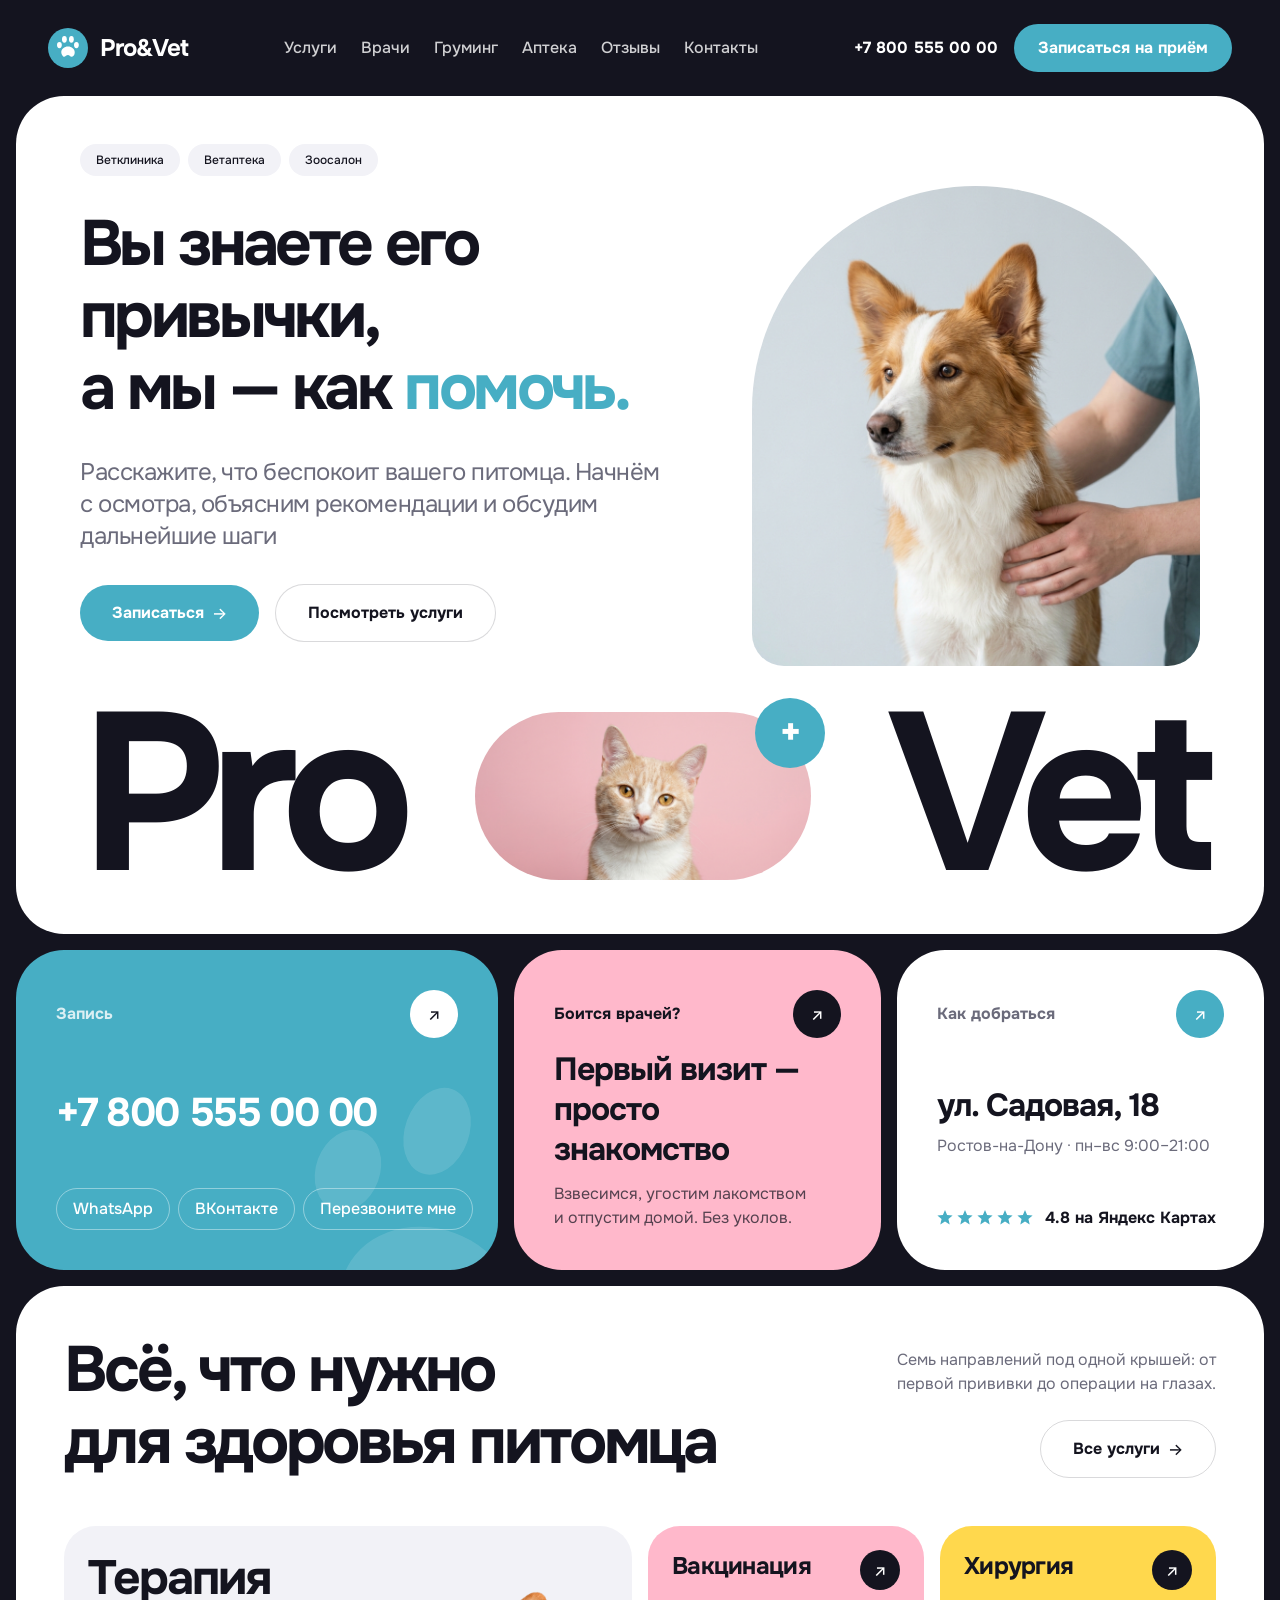
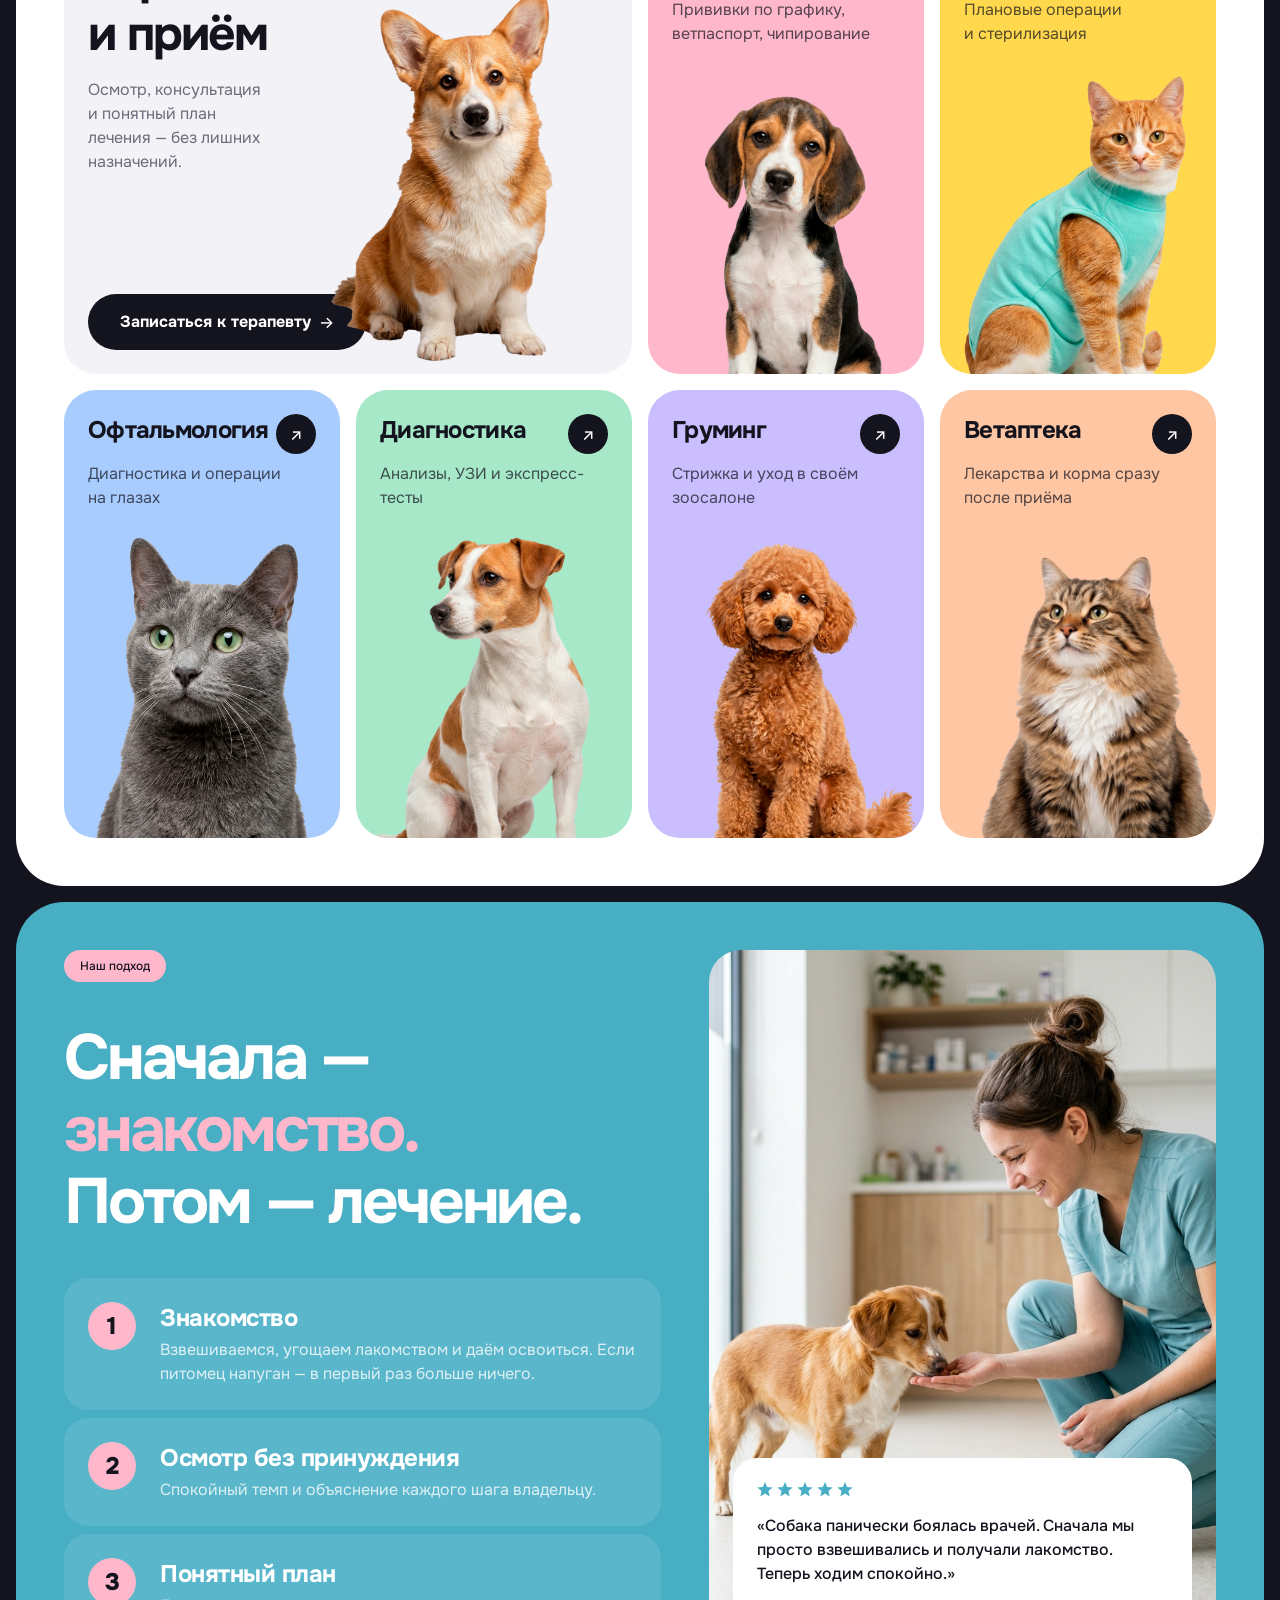
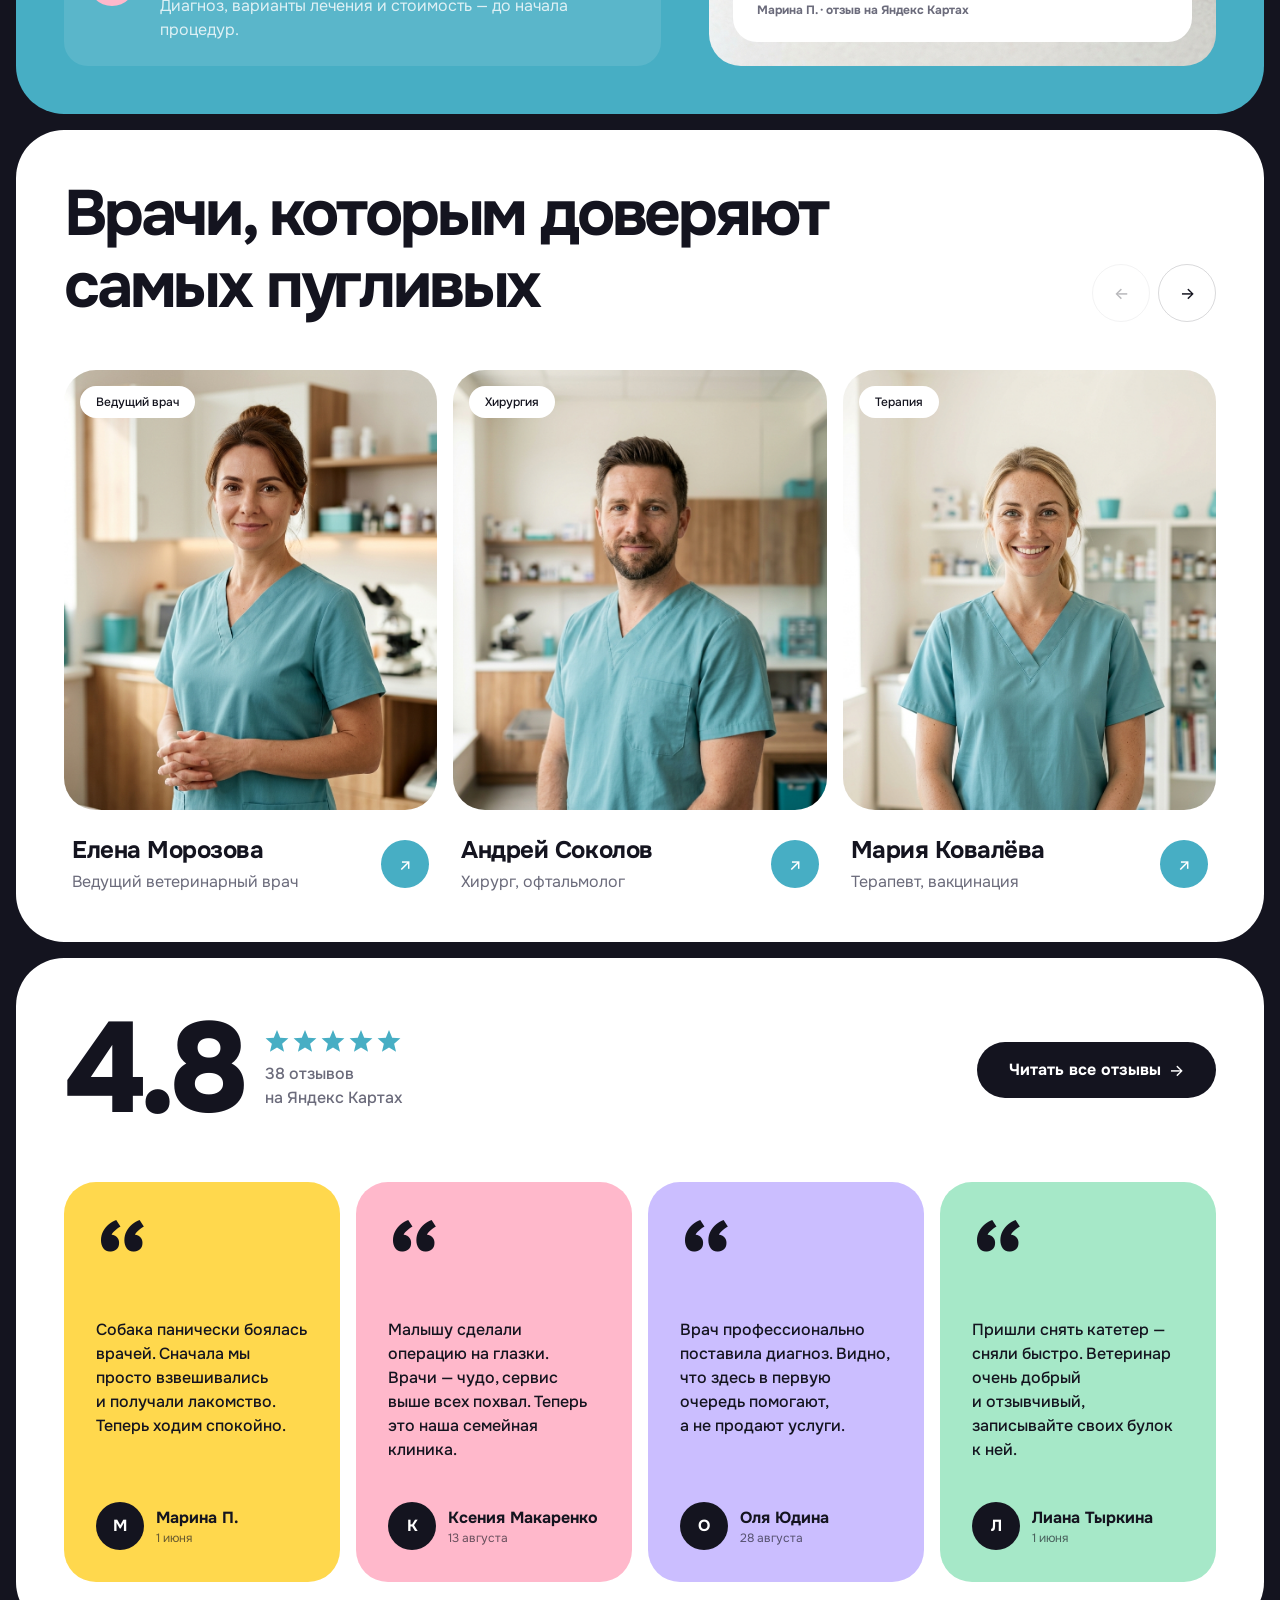
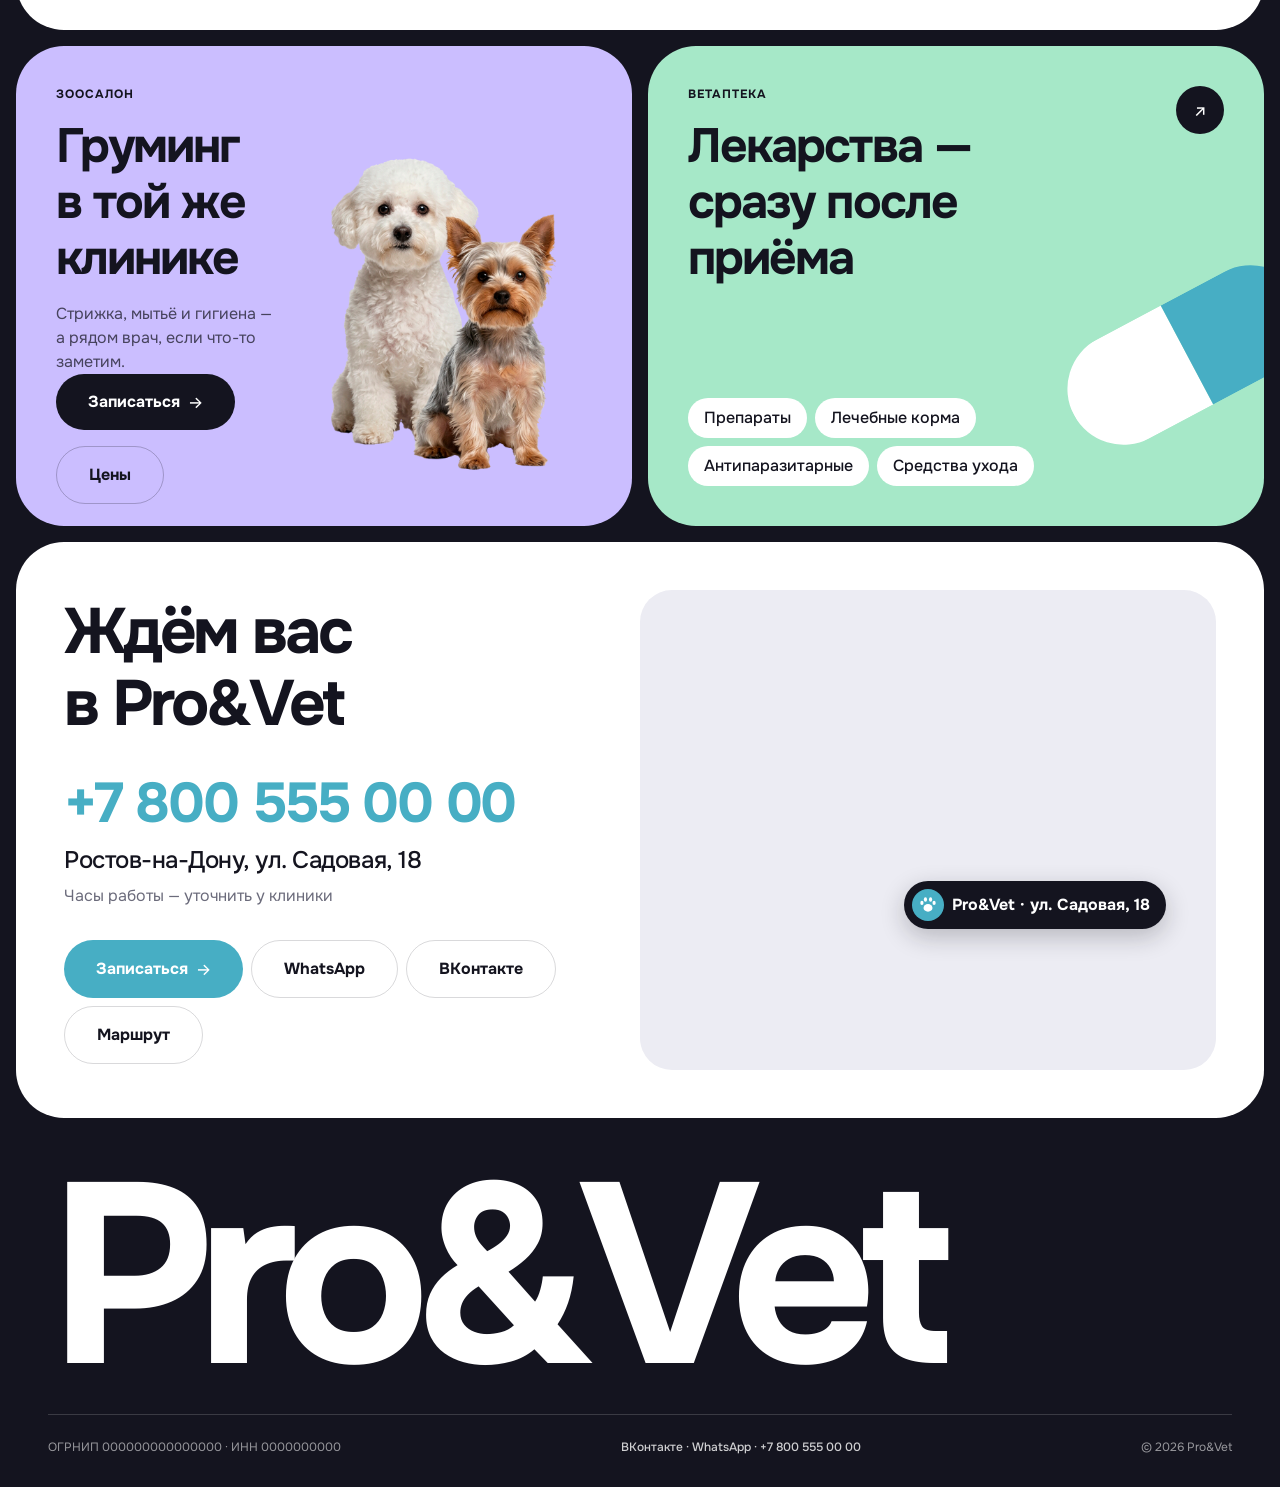
<file: index.html>
<!DOCTYPE html>
<html lang="ru">
<head>
  <meta charset="UTF-8">
  <meta name="viewport" content="width=device-width, initial-scale=1">
  <title>Pro&amp;Vet — ветклиника, ветаптека и зоосалон в Ростове-на-Дону</title>
  <meta name="description" content="Ветклиника, где питомцу не страшно: терапия, вакцинация, хирургия, офтальмология, диагностика, груминг и ветаптека. Онлайн-запись на приём.">
  <link rel="icon" href="img/logo.svg" type="image/svg+xml">
  <link rel="preconnect" href="https://fonts.googleapis.com">
  <link rel="preconnect" href="https://fonts.gstatic.com" crossorigin>
  <link href="https://fonts.googleapis.com/css2?family=Onest:wght@400;500;700;800&display=swap" rel="stylesheet">
  <link href="https://fonts.googleapis.com/css2?family=Inter:wght@500&text=%E2%86%92%E2%86%97%E2%86%90&display=swap" rel="stylesheet">
  <link rel="stylesheet" href="css/style.css">
</head>
<body>
<div class="page">

  <!-- Header -->
  <header class="header">
    <a href="#" class="logo" aria-label="Pro&Vet — на главную">
      <img src="img/logo.svg" width="40" height="40" alt="">
      <span>Pro&amp;Vet</span>
    </a>
    <nav class="nav" id="nav">
      <a href="services.html">Услуги</a>
      <a href="#team">Врачи</a>
      <a href="grooming.html">Груминг</a>
      <a href="pharmacy.html">Аптека</a>
      <a href="#reviews">Отзывы</a>
      <a href="#contacts">Контакты</a>
    </nav>
    <div class="header__actions">
      <a href="tel:+78005550000" class="header__phone">+7 800 555 00 00</a>
      <button class="btn btn--accent btn--sm" data-booking>Записаться на приём</button>
      <button class="burger" id="burger" aria-label="Меню" aria-expanded="false"><span></span><span></span></button>
    </div>
  </header>

  <main class="main">

    <!-- Hero -->
    <section class="hero card">
      <div class="hero__top">
        <div class="hero__text">
          <div class="chips">
            <a class="chip" href="services.html">Ветклиника</a>
            <a class="chip" href="pharmacy.html">Ветаптека</a>
            <a class="chip" href="grooming.html">Зоосалон</a>
          </div>
          <h1 class="hero__title">Вы знаете его привычки,<br>а&nbsp;мы&nbsp;— как <span class="accent">помочь.</span></h1>
          <p class="hero__lead">Расскажите, что беспокоит вашего питомца. Начнём с&nbsp;осмотра, объясним рекомендации и&nbsp;обсудим дальнейшие шаги</p>
          <div class="hero__btns">
            <button class="btn btn--accent" data-booking>Записаться <span class="arr">→</span></button>
            <a href="services.html" class="btn btn--outline btn--white">Посмотреть услуги</a>
          </div>
        </div>
        <div class="hero__photo">
          <img src="img/hero.jpg" width="928" height="1152" alt="Врач осматривает собаку">
        </div>
      </div>
      <div class="wordmark" aria-hidden="true">
        <span class="wordmark__word">Pro</span>
        <span class="wordmark__pill">
          <img src="img/img.jpg" width="1456" height="720" alt="">
          <span class="wordmark__plus">+</span>
        </span>
        <span class="wordmark__word">Vet</span>
      </div>
    </section>

    <!-- Quick actions -->
    <section class="quick">
      <div class="q q--accent">
        <img class="q__paw" src="img/paw-big.svg" width="320" height="320" alt="" aria-hidden="true">
        <div class="q__head">
          <span class="q__label q__label--light">Запись</span>
          <button class="arrow arrow--white" data-booking aria-label="Записаться"><span class="arr">↗</span></button>
        </div>
        <a href="tel:+78005550000" class="q__phone">+7 800 555 00 00</a>
        <div class="chips chips--lg">
          <a href="https://wa.me/78005550000" target="_blank" rel="noopener" class="chip chip--ghost">WhatsApp</a>
          <a href="https://vk.com/" target="_blank" rel="noopener" class="chip chip--ghost">ВКонтакте</a>
          <button class="chip chip--ghost" data-booking>Перезвоните мне</button>
        </div>
      </div>
      <div class="q q--pink">
        <div class="q__head">
          <span class="q__label">Боится врачей?</span>
          <button class="arrow arrow--dark" data-booking="first" aria-label="Записаться на знакомство"><span class="arr">↗</span></button>
        </div>
        <div class="q__body">
          <h3 class="q__title">Первый визит —<br> просто знакомство</h3>
          <p class="q__text">Взвесимся, угостим лакомством и&nbsp;отпустим домой. Без уколов.</p>
        </div>
      </div>
      <div class="q q--white">
        <div class="q__head">
          <span class="q__label q__label--muted">Как добраться</span>
          <a href="#contacts" class="arrow arrow--accent" aria-label="Контакты"><span class="arr">↗</span></a>
        </div>
        <div class="q__body q__body--sm">
          <h3 class="q__title">ул. Садовая, 18</h3>
          <p class="q__text q__text--muted">Ростов-на-Дону · пн–вс 9:00–21:00</p>
        </div>
        <div class="rating-sm">
          <img src="img/stars-sm.svg" width="96" height="16" alt="5 звёзд">
          <span>4.8 на Яндекс Картах</span>
        </div>
      </div>
    </section>

    <!-- Services -->
    <section class="services card card--pad" id="services">
      <div class="sec-head sec-head--end">
        <h2 class="h2">Всё, что нужно<br>для здоровья питомца</h2>
        <div class="services__aside">
          <p>Семь направлений под одной крышей: от первой прививки до операции на глазах.</p>
          <a href="services.html" class="btn btn--outline">Все услуги <span class="arr">→</span></a>
        </div>
      </div>
      <div class="tiles">
        <article class="tile tile--wide">
          <div class="tile__content">
            <div>
              <h3 class="tile__title-lg"><a href="therapy.html">Терапия<br>и приём</a></h3>
              <p class="tile__desc">Осмотр, консультация и&nbsp;понятный план лечения — без лишних назначений.</p>
            </div>
            <button class="btn btn--dark" data-booking="therapy">Записаться к терапевту <span class="arr">→</span></button>
          </div>
          <a href="therapy.html" class="tile__img tile__img--wide" tabindex="-1" aria-hidden="true"><img src="img/pet5.png" width="848" height="1264" alt="Корги" loading="lazy"></a>
        </article>
        <a class="tile tile--pink" href="vaccination.html">
          <div class="tile__head">
            <div class="tile__row"><h3 class="tile__title">Вакцинация</h3><span class="arrow arrow--dark arrow--sm"><span class="arr">↗</span></span></div>
            <p class="tile__text">Прививки по графику, ветпаспорт, чипирование</p>
          </div>
          <div class="tile__img" style="--w:341px;--h:423px"><img src="img/pet1.png" width="928" height="1152" alt="Бигль" loading="lazy"></div>
        </a>
        <a class="tile tile--yellow" href="surgery.html">
          <div class="tile__head">
            <div class="tile__row"><h3 class="tile__title">Хирургия</h3><span class="arrow arrow--dark arrow--sm"><span class="arr">↗</span></span></div>
            <p class="tile__text">Плановые операции и&nbsp;стерилизация</p>
          </div>
          <div class="tile__img" style="--w:306px;--h:380px"><img src="img/pet2.png" width="928" height="1152" alt="Кот в попоне" loading="lazy"></div>
        </a>
        <a class="tile tile--blue" href="ophthalmology.html">
          <div class="tile__head">
            <div class="tile__row"><h3 class="tile__title">Офтальмология</h3><span class="arrow arrow--dark arrow--sm"><span class="arr">↗</span></span></div>
            <p class="tile__text">Диагностика и&nbsp;операции на&nbsp;глазах</p>
          </div>
          <div class="tile__img" style="--w:276px;--h:342px"><img src="img/pet3.png" width="928" height="1152" alt="Серый кот" loading="lazy"></div>
        </a>
        <a class="tile tile--green" href="diagnostics.html">
          <div class="tile__head tile__head--sm">
            <div class="tile__row"><h3 class="tile__title">Диагностика</h3><span class="arrow arrow--dark arrow--sm"><span class="arr">↗</span></span></div>
            <p class="tile__text">Анализы, УЗИ и&nbsp;экспресс-тесты</p>
          </div>
          <div class="tile__img" style="--w:340px;--h:422px"><img src="img/pet4.png" width="928" height="1152" alt="Джек-рассел-терьер" loading="lazy"></div>
        </a>
        <a class="tile tile--violet" href="grooming.html">
          <div class="tile__head">
            <div class="tile__row"><h3 class="tile__title">Груминг</h3><span class="arrow arrow--dark arrow--sm"><span class="arr">↗</span></span></div>
            <p class="tile__text">Стрижка и&nbsp;уход в&nbsp;своём зоосалоне</p>
          </div>
          <div class="tile__img" style="--w:300px;--h:372px"><img src="img/pet7.png" width="928" height="1152" alt="Пудель" loading="lazy"></div>
        </a>
        <a class="tile tile--peach" href="pharmacy.html">
          <div class="tile__head">
            <div class="tile__row"><h3 class="tile__title">Ветаптека</h3><span class="arrow arrow--dark arrow--sm"><span class="arr">↗</span></span></div>
            <p class="tile__text">Лекарства и&nbsp;корма сразу после приёма</p>
          </div>
          <div class="tile__img tile__img--crop" style="--w:402px;--h:479px"><img src="img/pet6.png" width="928" height="1152" alt="Мейн-кун" loading="lazy"></div>
        </a>
      </div>
    </section>

    <!-- Approach -->
    <section class="approach">
      <div class="approach__main">
        <span class="chip chip--pink">Наш подход</span>
        <h2 class="h2 h2--white">Сначала —<br><span class="pink">знакомство.</span><br>Потом — лечение.</h2>
        <ol class="steps">
          <li class="step">
            <span class="step__num">1</span>
            <div class="step__body">
              <h3 class="step__title">Знакомство</h3>
              <p class="step__text">Взвешиваемся, угощаем лакомством и&nbsp;даём освоиться. Если питомец напуган — в&nbsp;первый раз больше ничего.</p>
            </div>
          </li>
          <li class="step">
            <span class="step__num">2</span>
            <div class="step__body">
              <h3 class="step__title">Осмотр без принуждения</h3>
              <p class="step__text">Спокойный темп и&nbsp;объяснение каждого шага владельцу.</p>
            </div>
          </li>
          <li class="step">
            <span class="step__num">3</span>
            <div class="step__body">
              <h3 class="step__title">Понятный план</h3>
              <p class="step__text">Диагноз, варианты лечения и&nbsp;стоимость — до&nbsp;начала процедур.</p>
            </div>
          </li>
        </ol>
      </div>
      <div class="approach__photo">
        <img src="img/img1.jpg" width="928" height="1152" alt="Врач угощает щенка лакомством" loading="lazy">
        <figure class="quote">
          <img src="img/stars-sm.svg" width="96" height="16" alt="5 звёзд">
          <blockquote>«Собака панически боялась врачей. Сначала мы просто взвешивались и&nbsp;получали лакомство. Теперь ходим спокойно.»</blockquote>
          <figcaption>Марина П. · отзыв на Яндекс Картах</figcaption>
        </figure>
      </div>
    </section>

    <!-- Team -->
    <section class="team card card--pad" id="team">
      <div class="sec-head sec-head--end">
        <h2 class="h2">Врачи, которым доверяют<br>самых пугливых</h2>
        <div class="slider-nav">
          <button class="arrow arrow--outline" data-slide="-1" aria-label="Предыдущие врачи"><span class="arr">←</span></button>
          <button class="arrow arrow--outline" data-slide="1" aria-label="Следующие врачи"><span class="arr">→</span></button>
        </div>
      </div>
      <div class="doctors" id="doctors">
        <article class="doctor">
          <div class="doctor__photo">
            <img src="img/doc1.jpg" width="1024" height="1024" alt="Елена Морозова" loading="lazy">
            <span class="chip chip--white">Ведущий врач</span>
          </div>
          <div class="doctor__info">
            <div>
              <h3 class="doctor__name">Елена Морозова</h3>
              <p class="doctor__role">Ведущий ветеринарный врач</p>
            </div>
            <button class="arrow arrow--accent" data-booking data-doctor="elena" aria-label="Записаться к врачу Елена Морозова"><span class="arr">↗</span></button>
          </div>
        </article>
        <article class="doctor">
          <div class="doctor__photo">
            <img src="img/doc2.jpg" width="1024" height="1024" alt="Андрей Соколов" loading="lazy">
            <span class="chip chip--white">Хирургия</span>
          </div>
          <div class="doctor__info">
            <div>
              <h3 class="doctor__name">Андрей Соколов</h3>
              <p class="doctor__role">Хирург, офтальмолог</p>
            </div>
            <button class="arrow arrow--accent" data-booking data-doctor="andrey" aria-label="Записаться к врачу Андрей Соколов"><span class="arr">↗</span></button>
          </div>
        </article>
        <article class="doctor">
          <div class="doctor__photo">
            <img src="img/doc3.jpg" width="1024" height="1024" alt="Мария Ковалёва" loading="lazy">
            <span class="chip chip--white">Терапия</span>
          </div>
          <div class="doctor__info">
            <div>
              <h3 class="doctor__name">Мария Ковалёва</h3>
              <p class="doctor__role">Терапевт, вакцинация</p>
            </div>
            <button class="arrow arrow--accent" data-booking data-doctor="maria" aria-label="Записаться к врачу Мария Ковалёва"><span class="arr">↗</span></button>
          </div>
        </article>
        <article class="doctor">
          <div class="doctor__photo">
            <img src="img/doc4.jpg" width="1024" height="1024" alt="Сергей Лебедев" loading="lazy">
            <span class="chip chip--white">Диагностика</span>
          </div>
          <div class="doctor__info">
            <div>
              <h3 class="doctor__name">Сергей Лебедев</h3>
              <p class="doctor__role">Врач УЗИ-диагностики</p>
            </div>
            <button class="arrow arrow--accent" data-booking data-doctor="sergey" aria-label="Записаться к врачу Сергей Лебедев"><span class="arr">↗</span></button>
          </div>
        </article>
        <article class="doctor">
          <div class="doctor__photo">
            <img src="img/doc5.jpg" width="1024" height="1024" alt="Анна Белова" loading="lazy">
            <span class="chip chip--white">Терапия</span>
          </div>
          <div class="doctor__info">
            <div>
              <h3 class="doctor__name">Анна Белова</h3>
              <p class="doctor__role">Терапевт, дерматолог</p>
            </div>
            <button class="arrow arrow--accent" data-booking data-doctor="anna" aria-label="Записаться к врачу Анна Белова"><span class="arr">↗</span></button>
          </div>
        </article>
        <article class="doctor">
          <div class="doctor__photo">
            <img src="img/doc6.jpg" width="1024" height="1024" alt="Илья Кузнецов" loading="lazy">
            <span class="chip chip--white">Хирургия</span>
          </div>
          <div class="doctor__info">
            <div>
              <h3 class="doctor__name">Илья Кузнецов</h3>
              <p class="doctor__role">Хирург, травматолог</p>
            </div>
            <button class="arrow arrow--accent" data-booking data-doctor="ilya" aria-label="Записаться к врачу Илья Кузнецов"><span class="arr">↗</span></button>
          </div>
        </article>
      </div>
    </section>

    <!-- Reviews -->
    <section class="reviews card card--pad" id="reviews">
      <div class="sec-head">
        <div class="score">
          <span class="score__num">4.8</span>
          <div class="score__meta">
            <img src="img/stars-lg.svg" width="136" height="24" alt="5 звёзд">
            <p>38 отзывов<br>на Яндекс Картах</p>
          </div>
        </div>
        <a href="https://yandex.ru/maps/" target="_blank" rel="noopener" class="btn btn--dark">Читать все отзывы <span class="arr">→</span></a>
      </div>
      <div class="review-list">
        <article class="review review--yellow">
          <div>
            <span class="review__mark">“</span>
            <p class="review__text">Собака панически боялась врачей. Сначала мы просто взвешивались и&nbsp;получали лакомство. Теперь ходим спокойно.</p>
          </div>
          <div class="author"><span class="author__ava">М</span><div><p class="author__name">Марина П.</p><p class="author__date">1 июня</p></div></div>
        </article>
        <article class="review review--pink">
          <div>
            <span class="review__mark">“</span>
            <p class="review__text">Малышу сделали операцию на&nbsp;глазки. Врачи — чудо, сервис выше всех похвал. Теперь это наша семейная клиника.</p>
          </div>
          <div class="author"><span class="author__ava">К</span><div><p class="author__name">Ксения Макаренко</p><p class="author__date">13 августа</p></div></div>
        </article>
        <article class="review review--violet">
          <div>
            <span class="review__mark">“</span>
            <p class="review__text">Врач профессионально поставила диагноз. Видно, что здесь в&nbsp;первую очередь помогают, а&nbsp;не&nbsp;продают услуги.</p>
          </div>
          <div class="author"><span class="author__ava">О</span><div><p class="author__name">Оля Юдина</p><p class="author__date">28 августа</p></div></div>
        </article>
        <article class="review review--green">
          <div>
            <span class="review__mark">“</span>
            <p class="review__text">Пришли снять катетер — сняли быстро. Ветеринар очень добрый и&nbsp;отзывчивый, записывайте своих булок к&nbsp;ней.</p>
          </div>
          <div class="author"><span class="author__ava">Л</span><div><p class="author__name">Лиана Тыркина</p><p class="author__date">1 июня</p></div></div>
        </article>
      </div>
    </section>

    <!-- Grooming + Pharmacy -->
    <section class="duo">
      <div class="grooming" id="grooming">
        <div class="duo__content">
          <div class="duo__top">
            <span class="eyebrow">Зоосалон</span>
            <h2 class="h3">Груминг<br>в той же<br>клинике</h2>
            <p class="duo__text">Стрижка, мытьё и&nbsp;гигиена — а&nbsp;рядом врач, если что-то заметим.</p>
          </div>
          <div class="hero__btns">
            <button class="btn btn--dark" data-booking="grooming">Записаться <span class="arr">→</span></button>
            <a href="grooming.html" class="btn btn--outline btn--dark-outline">Цены</a>
          </div>
        </div>
        <div class="grooming__img"><img src="img/img2.png" width="848" height="1264" alt="Бишон и йоркширский терьер" loading="lazy"></div>
      </div>
      <div class="pharmacy" id="pharmacy">
        <a class="pharmacy__link" href="pharmacy.html" aria-label="Перейти в ветаптеку"></a>
        <span class="arrow arrow--dark pharmacy__arrow" aria-hidden="true"><span class="arr">↗</span></span>
        <div class="capsule" aria-hidden="true"><span></span><span></span></div>
        <div class="duo__top">
          <span class="eyebrow">Ветаптека</span>
          <h2 class="h3">Лекарства —<br>сразу после<br>приёма</h2>
        </div>
        <div class="chips chips--wrap">
          <a class="chip chip--white chip--lg" href="pharmacy.html#cat-drugs">Препараты</a>
          <a class="chip chip--white chip--lg" href="pharmacy.html#cat-food">Лечебные корма</a>
          <a class="chip chip--white chip--lg" href="pharmacy.html#cat-parasites">Антипаразитарные</a>
          <a class="chip chip--white chip--lg" href="pharmacy.html#cat-care">Средства ухода</a>
        </div>
      </div>
    </section>

    <!-- Contacts -->
    <section class="contacts card card--pad" id="contacts">
      <div class="contacts__info">
        <h2 class="h2">Ждём вас<br>в Pro&amp;Vet</h2>
        <div class="contacts__data">
          <a href="tel:+78005550000" class="contacts__phone">+7 800 555 00 00</a>
          <p class="contacts__addr">Ростов-на-Дону, ул. Садовая, 18</p>
          <p class="contacts__hours">Часы работы — уточнить у клиники</p>
        </div>
        <div class="contacts__btns">
          <button class="btn btn--accent" data-booking>Записаться <span class="arr">→</span></button>
          <a href="https://wa.me/78005550000" target="_blank" rel="noopener" class="btn btn--outline">WhatsApp</a>
          <a href="https://vk.com/" target="_blank" rel="noopener" class="btn btn--outline">ВКонтакте</a>
          <a href="https://yandex.ru/maps/?text=Ростов-на-Дону%2C%20ул.%20Садовая%2C%2018" target="_blank" rel="noopener" class="btn btn--outline">Маршрут</a>
        </div>
      </div>
      <div class="map">
        <iframe class="map__frame" src="https://yandex.ru/map-widget/v1/?ll=39.700036%2C47.218255&amp;z=17" title="Pro&amp;Vet на Яндекс Картах" loading="lazy" tabindex="-1"></iframe>
        <div class="pin">
          <span class="pin__icon"><img src="img/paw-pin.svg" width="16" height="16" alt=""></span>
          <span>Pro&amp;Vet · ул. Садовая, 18</span>
        </div>
        <a class="map__link" href="https://yandex.ru/maps/?pt=39.700036,47.218255&amp;z=17&amp;l=map" target="_blank" rel="noopener" aria-label="Открыть Pro&amp;Vet на Яндекс Картах"></a>
      </div>
    </section>
  </main>

  <!-- Footer -->
  <footer class="footer">
    <p class="footer__mark">Pro&amp;Vet</p>
    <div class="footer__bottom">
      <p class="footer__muted">ОГРНИП 000000000000000 · ИНН 0000000000</p>
      <p class="footer__links"><a href="https://vk.com/" target="_blank" rel="noopener">ВКонтакте</a> · <a href="https://wa.me/78005550000" target="_blank" rel="noopener">WhatsApp</a> · <a href="tel:+78005550000">+7 800 555 00 00</a></p>
      <p class="footer__muted">© 2026 Pro&amp;Vet</p>
    </div>
  </footer>
</div>

<script src="js/main.js"></script>
</body>
</html>
</file>
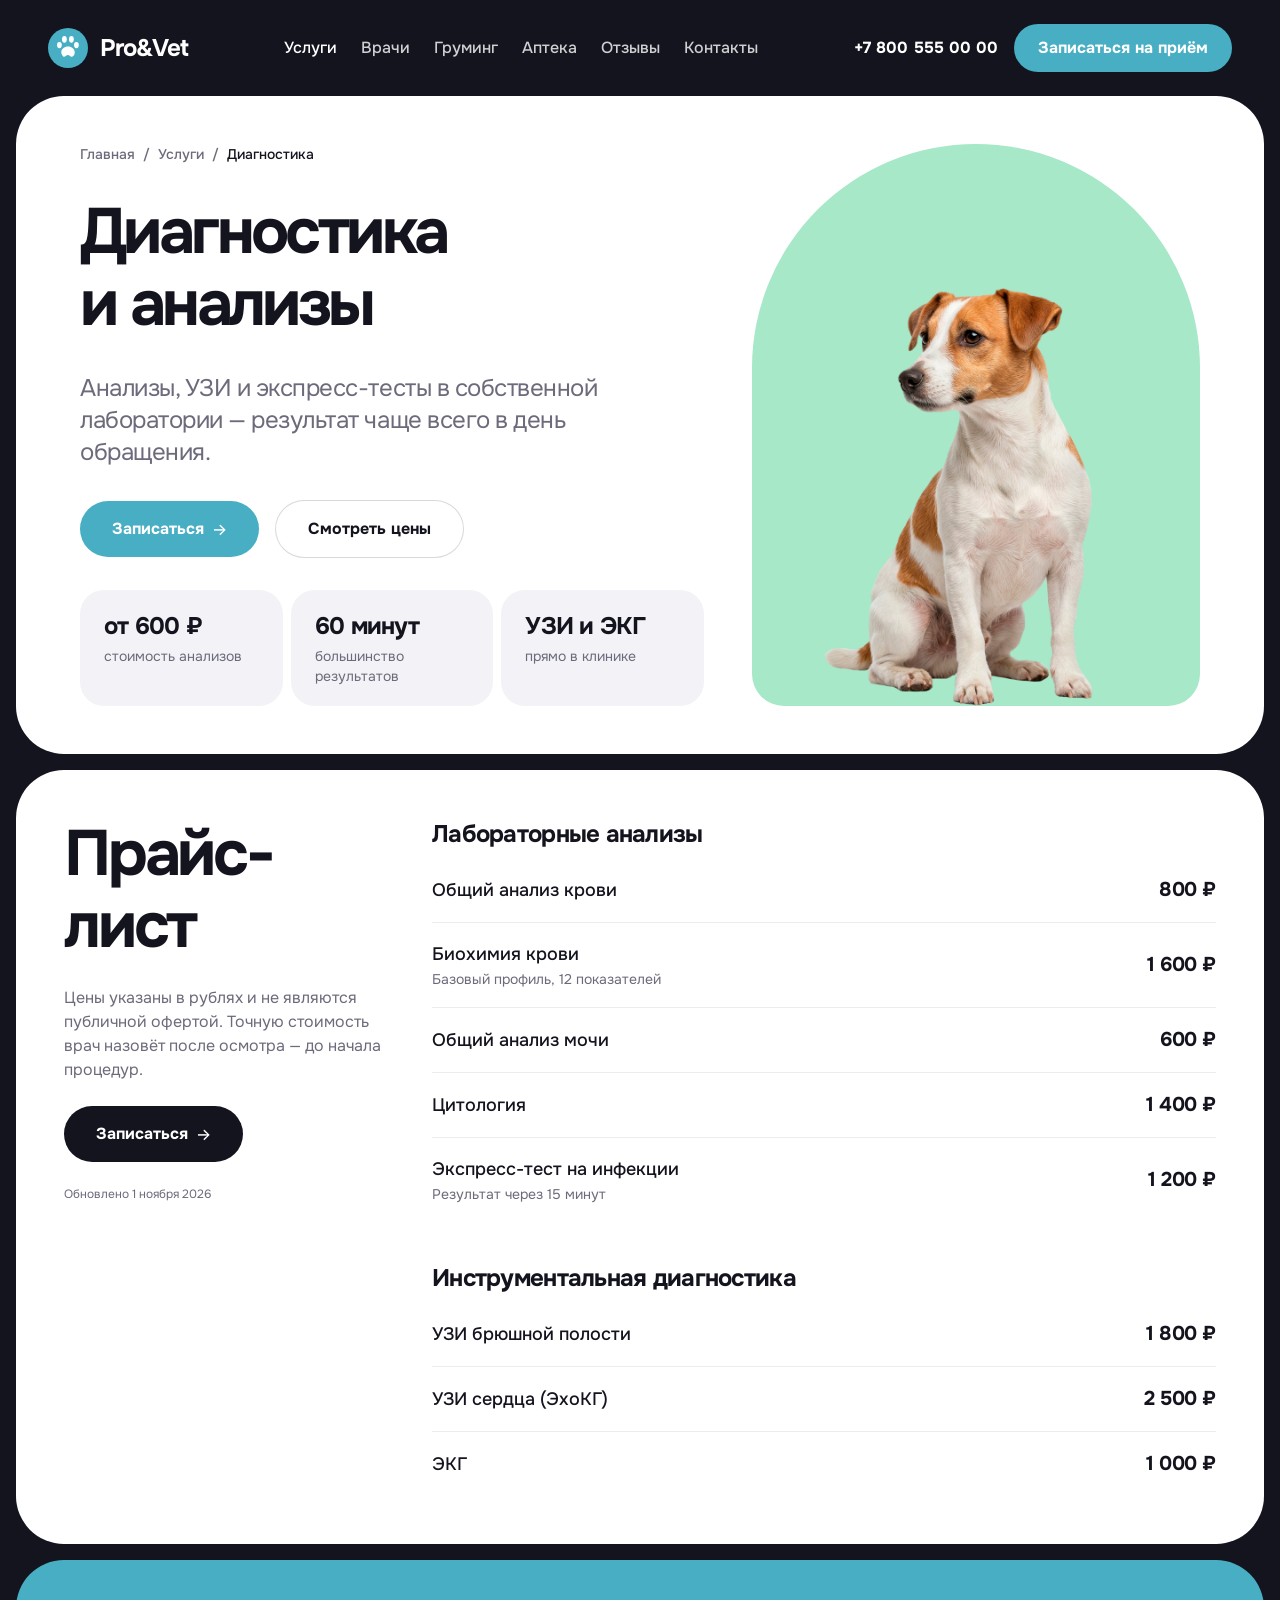
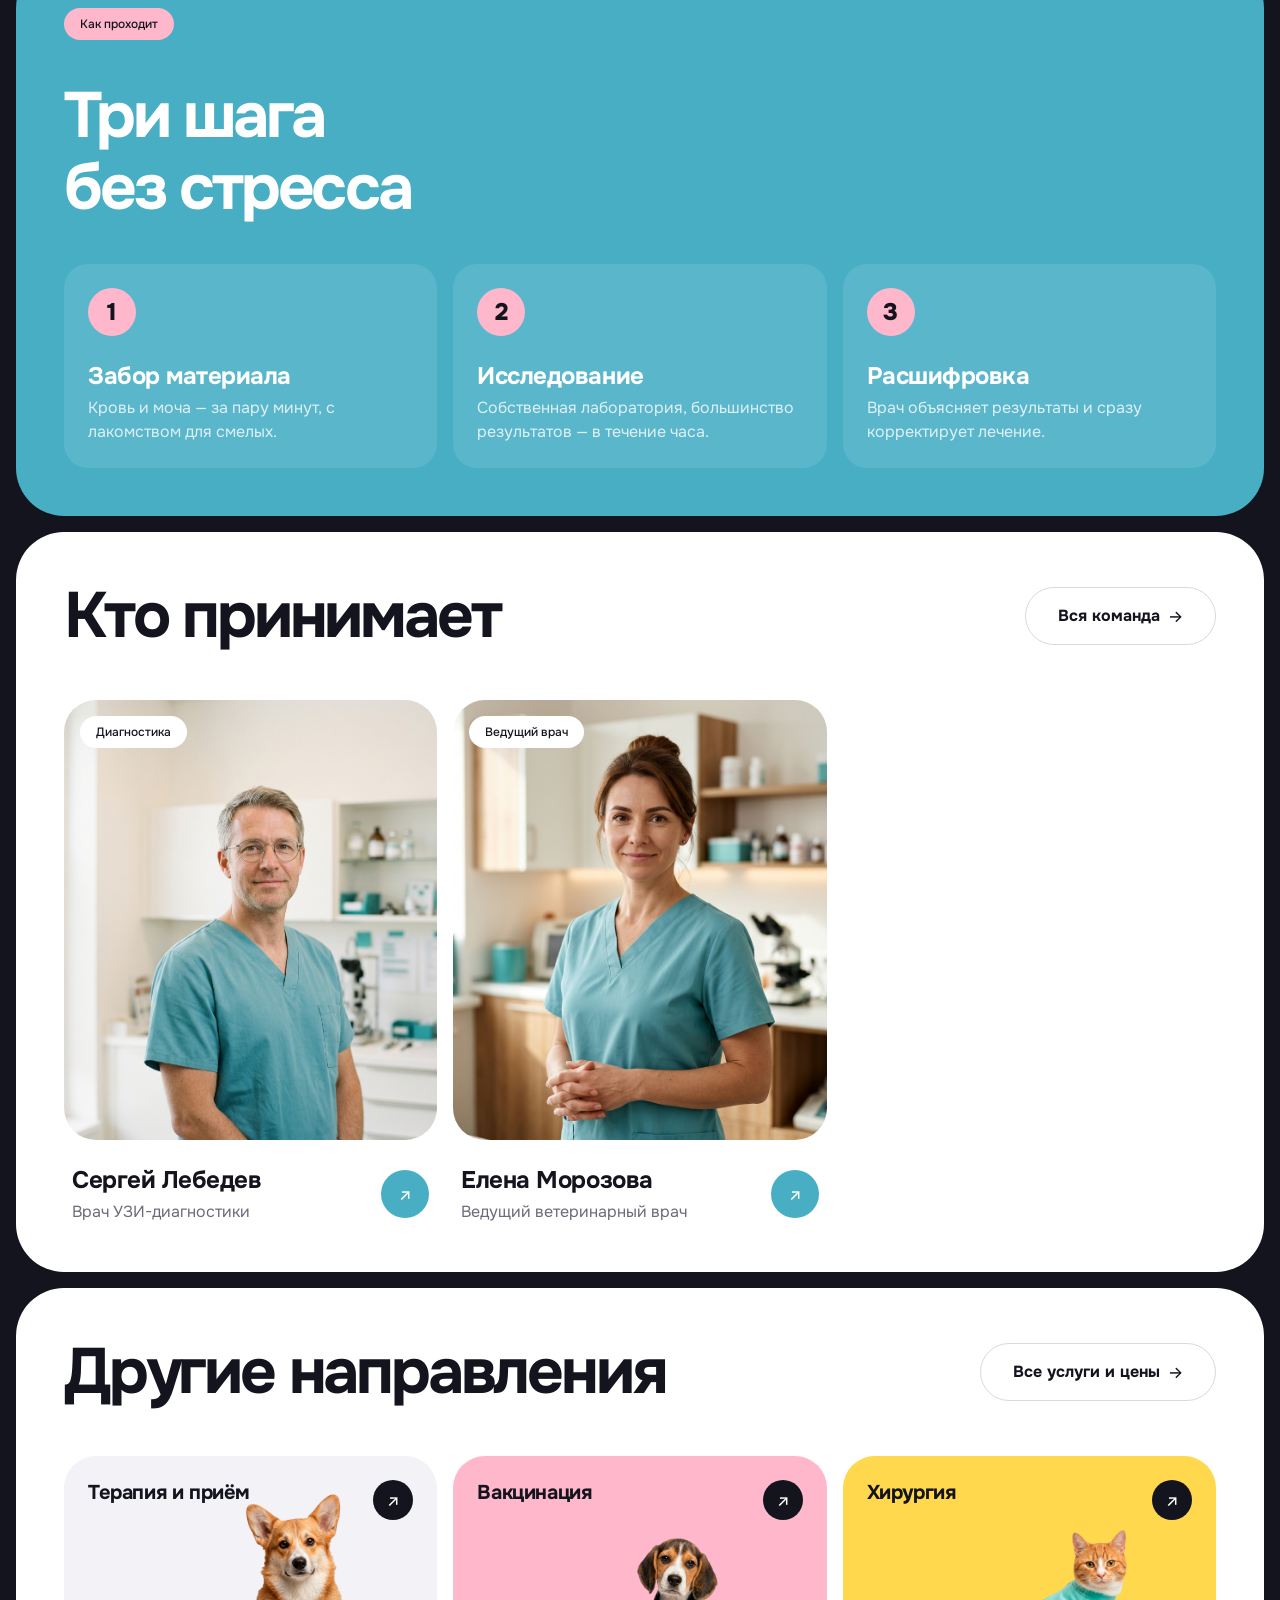
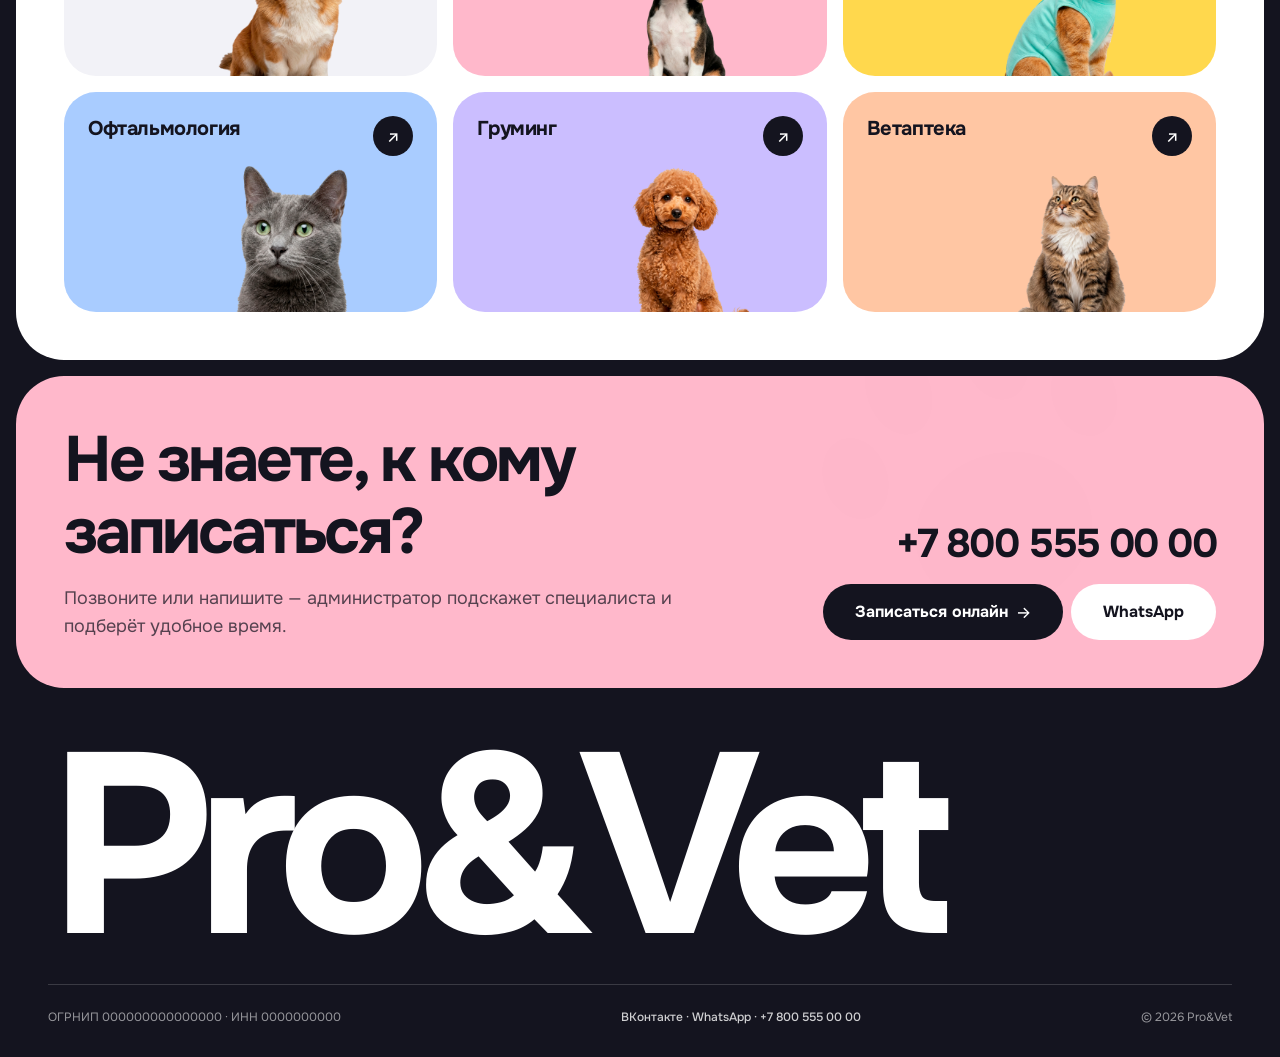
<file: diagnostics.html>
<!DOCTYPE html>
<html lang="ru">
<head>
  <meta charset="UTF-8">
  <meta name="viewport" content="width=device-width, initial-scale=1">
  <title>Диагностика — цены | Pro&amp;Vet</title>
  <meta name="description" content="Анализы, УЗИ и экспресс-тесты в собственной лаборатории — результат чаще всего в день обращения.">
  <link rel="icon" href="img/logo.svg" type="image/svg+xml">
  <link rel="preconnect" href="https://fonts.googleapis.com">
  <link rel="preconnect" href="https://fonts.gstatic.com" crossorigin>
  <link href="https://fonts.googleapis.com/css2?family=Onest:wght@400;500;700;800&display=swap" rel="stylesheet">
  <link href="https://fonts.googleapis.com/css2?family=Inter:wght@500&text=%E2%86%92%E2%86%97%E2%86%90&display=swap" rel="stylesheet">
  <link rel="stylesheet" href="css/style.css">
</head>
<body>
<div class="page">

  <!-- Header -->
  <header class="header">
    <a href="index.html" class="logo" aria-label="Pro&Vet — на главную">
      <img src="img/logo.svg" width="40" height="40" alt="">
      <span>Pro&amp;Vet</span>
    </a>
    <nav class="nav" id="nav">
      <a href="services.html" class="is-current" aria-current="page">Услуги</a>
      <a href="index.html#team">Врачи</a>
      <a href="grooming.html">Груминг</a>
      <a href="pharmacy.html">Аптека</a>
      <a href="index.html#reviews">Отзывы</a>
      <a href="index.html#contacts">Контакты</a>
    </nav>
    <div class="header__actions">
      <a href="tel:+78005550000" class="header__phone">+7 800 555 00 00</a>
      <button class="btn btn--accent btn--sm" data-booking>Записаться на приём</button>
      <button class="burger" id="burger" aria-label="Меню" aria-expanded="false"><span></span><span></span></button>
    </div>
  </header>

  <main class="main">

    <section class="svc-hero card">
      <div class="svc-hero__text">
        <nav class="crumbs" aria-label="Хлебные крошки"><a href="index.html">Главная</a><span aria-hidden="true">/</span><a href="services.html">Услуги</a><span aria-hidden="true">/</span><span aria-current="page">Диагностика</span></nav>
        <h1 class="svc-hero__title">Диагностика<br>и анализы</h1>
        <p class="hero__lead">Анализы, УЗИ и экспресс-тесты в собственной лаборатории — результат чаще всего в день обращения.</p>
        <div class="hero__btns">
          <button class="btn btn--accent" data-booking="diagnostics">Записаться <span class="arr">→</span></button>
          <a href="#prices" class="btn btn--outline btn--white">Смотреть цены</a>
        </div>
        <dl class="facts"><div class="fact"><dt>от 600 ₽</dt><dd>стоимость анализов</dd></div><div class="fact"><dt>60 минут</dt><dd>большинство результатов</dd></div><div class="fact"><dt>УЗИ и ЭКГ</dt><dd>прямо в клинике</dd></div></dl>
      </div>
      <div class="svc-hero__visual" style="--bg:#a6e8c8">
        <img src="img/pet4.png" width="928" height="1152" alt="" style="--pad:6.2%">
      </div>
    </section>

    <section class="price card card--pad" id="prices">
      <div class="price__aside">
        <h2 class="h2">Прайс-лист</h2>
        <p class="price__note">Цены указаны в рублях и не являются публичной офертой. Точную стоимость врач назовёт после осмотра — до начала процедур.</p>
        <button class="btn btn--dark" data-booking="diagnostics">Записаться <span class="arr">→</span></button>
        <p class="price__upd">Обновлено 1 ноября 2026</p>
      </div>
      <div class="price__groups">
          <div class="price-group">
            <h3 class="price-group__title">Лабораторные анализы</h3>
            <ul class="price-list"><li class="price-row"><div><p class="price-row__name">Общий анализ крови</p></div><span class="price-row__val">800&nbsp;₽</span></li><li class="price-row"><div><p class="price-row__name">Биохимия крови</p><p class="price-row__note">Базовый профиль, 12 показателей</p></div><span class="price-row__val">1&nbsp;600&nbsp;₽</span></li><li class="price-row"><div><p class="price-row__name">Общий анализ мочи</p></div><span class="price-row__val">600&nbsp;₽</span></li><li class="price-row"><div><p class="price-row__name">Цитология</p></div><span class="price-row__val">1&nbsp;400&nbsp;₽</span></li><li class="price-row"><div><p class="price-row__name">Экспресс-тест на инфекции</p><p class="price-row__note">Результат через 15 минут</p></div><span class="price-row__val">1&nbsp;200&nbsp;₽</span></li></ul>
          </div>
          <div class="price-group">
            <h3 class="price-group__title">Инструментальная диагностика</h3>
            <ul class="price-list"><li class="price-row"><div><p class="price-row__name">УЗИ брюшной полости</p></div><span class="price-row__val">1&nbsp;800&nbsp;₽</span></li><li class="price-row"><div><p class="price-row__name">УЗИ сердца (ЭхоКГ)</p></div><span class="price-row__val">2&nbsp;500&nbsp;₽</span></li><li class="price-row"><div><p class="price-row__name">ЭКГ</p></div><span class="price-row__val">1&nbsp;000&nbsp;₽</span></li></ul>
          </div>
      </div>
    </section>

    <section class="svc-steps">
      <span class="chip chip--pink">Как проходит</span>
      <h2 class="h2 h2--white">Три шага<br>без стресса</h2>
      <ol class="steps steps--row">
          <li class="step">
            <span class="step__num">1</span>
            <div class="step__body">
              <h3 class="step__title">Забор материала</h3>
              <p class="step__text">Кровь и моча — за пару минут, с лакомством для смелых.</p>
            </div>
          </li>
          <li class="step">
            <span class="step__num">2</span>
            <div class="step__body">
              <h3 class="step__title">Исследование</h3>
              <p class="step__text">Собственная лаборатория, большинство результатов — в течение часа.</p>
            </div>
          </li>
          <li class="step">
            <span class="step__num">3</span>
            <div class="step__body">
              <h3 class="step__title">Расшифровка</h3>
              <p class="step__text">Врач объясняет результаты и сразу корректирует лечение.</p>
            </div>
          </li>
      </ol>
    </section>

    <section class="team card card--pad">
      <div class="sec-head">
        <h2 class="h2">Кто принимает</h2>
        <a href="index.html#team" class="btn btn--outline">Вся команда <span class="arr">→</span></a>
      </div>
      <div class="doctors doctors--static">
        <article class="doctor">
          <div class="doctor__photo">
            <img src="img/doc4.jpg" width="1024" height="1024" alt="Сергей Лебедев" loading="lazy">
            <span class="chip chip--white">Диагностика</span>
          </div>
          <div class="doctor__info">
            <div>
              <h3 class="doctor__name">Сергей Лебедев</h3>
              <p class="doctor__role">Врач УЗИ-диагностики</p>
            </div>
            <button class="arrow arrow--accent" data-booking="diagnostics" data-doctor="sergey" aria-label="Записаться к врачу Сергей Лебедев"><span class="arr">↗</span></button>
          </div>
        </article>
        <article class="doctor">
          <div class="doctor__photo">
            <img src="img/doc1.jpg" width="1024" height="1024" alt="Елена Морозова" loading="lazy">
            <span class="chip chip--white">Ведущий врач</span>
          </div>
          <div class="doctor__info">
            <div>
              <h3 class="doctor__name">Елена Морозова</h3>
              <p class="doctor__role">Ведущий ветеринарный врач</p>
            </div>
            <button class="arrow arrow--accent" data-booking="diagnostics" data-doctor="elena" aria-label="Записаться к врачу Елена Морозова"><span class="arr">↗</span></button>
          </div>
        </article>
      </div>
    </section>

    <section class="others card card--pad">
      <div class="sec-head">
        <h2 class="h2">Другие направления</h2>
        <a href="services.html" class="btn btn--outline">Все услуги и цены <span class="arr">→</span></a>
      </div>
      <div class="minis">
        <a class="mini" href="therapy.html" style="--bg:#f2f2f7"><span class="mini__title">Терапия и приём</span><span class="arrow arrow--dark arrow--sm"><span class="arr">↗</span></span><img src="img/pet5.png" alt="" loading="lazy"></a>
        <a class="mini" href="vaccination.html" style="--bg:#ffb8cb"><span class="mini__title">Вакцинация</span><span class="arrow arrow--dark arrow--sm"><span class="arr">↗</span></span><img src="img/pet1.png" alt="" loading="lazy"></a>
        <a class="mini" href="surgery.html" style="--bg:#ffd84d"><span class="mini__title">Хирургия</span><span class="arrow arrow--dark arrow--sm"><span class="arr">↗</span></span><img src="img/pet2.png" alt="" loading="lazy"></a>
        <a class="mini" href="ophthalmology.html" style="--bg:#a9ccff"><span class="mini__title">Офтальмология</span><span class="arrow arrow--dark arrow--sm"><span class="arr">↗</span></span><img src="img/pet3.png" alt="" loading="lazy"></a>
        <a class="mini" href="grooming.html" style="--bg:#cbbeff"><span class="mini__title">Груминг</span><span class="arrow arrow--dark arrow--sm"><span class="arr">↗</span></span><img src="img/pet7.png" alt="" loading="lazy"></a>
        <a class="mini" href="pharmacy.html" style="--bg:#ffc6a3"><span class="mini__title">Ветаптека</span><span class="arrow arrow--dark arrow--sm"><span class="arr">↗</span></span><img src="img/pet6.png" alt="" loading="lazy"></a>
      </div>
    </section>

    <section class="cta">
      <img class="cta__paw" src="img/paw-big.svg" width="320" height="320" alt="" aria-hidden="true">
      <div class="cta__text">
        <h2 class="h2">Не знаете, к кому записаться?</h2>
        <p>Позвоните или напишите — администратор подскажет специалиста и подберёт удобное время.</p>
      </div>
      <div class="cta__actions">
        <a href="tel:+78005550000" class="cta__phone">+7 800 555 00 00</a>
        <div class="chips chips--lg chips--wrap">
          <button class="btn btn--dark" data-booking>Записаться онлайн <span class="arr">→</span></button>
          <a href="https://wa.me/78005550000" target="_blank" rel="noopener" class="btn btn--white-solid">WhatsApp</a>
        </div>
      </div>
    </section>
  </main>

  <!-- Footer -->
  <footer class="footer">
    <p class="footer__mark">Pro&amp;Vet</p>
    <div class="footer__bottom">
      <p class="footer__muted">ОГРНИП 000000000000000 · ИНН 0000000000</p>
      <p class="footer__links"><a href="https://vk.com/" target="_blank" rel="noopener">ВКонтакте</a> · <a href="https://wa.me/78005550000" target="_blank" rel="noopener">WhatsApp</a> · <a href="tel:+78005550000">+7 800 555 00 00</a></p>
      <p class="footer__muted">© 2026 Pro&amp;Vet</p>
    </div>
  </footer>
</div>

<div class="toast" id="toast" role="status" aria-live="polite"></div>

<script src="js/main.js"></script>
</body>
</html>
</file>
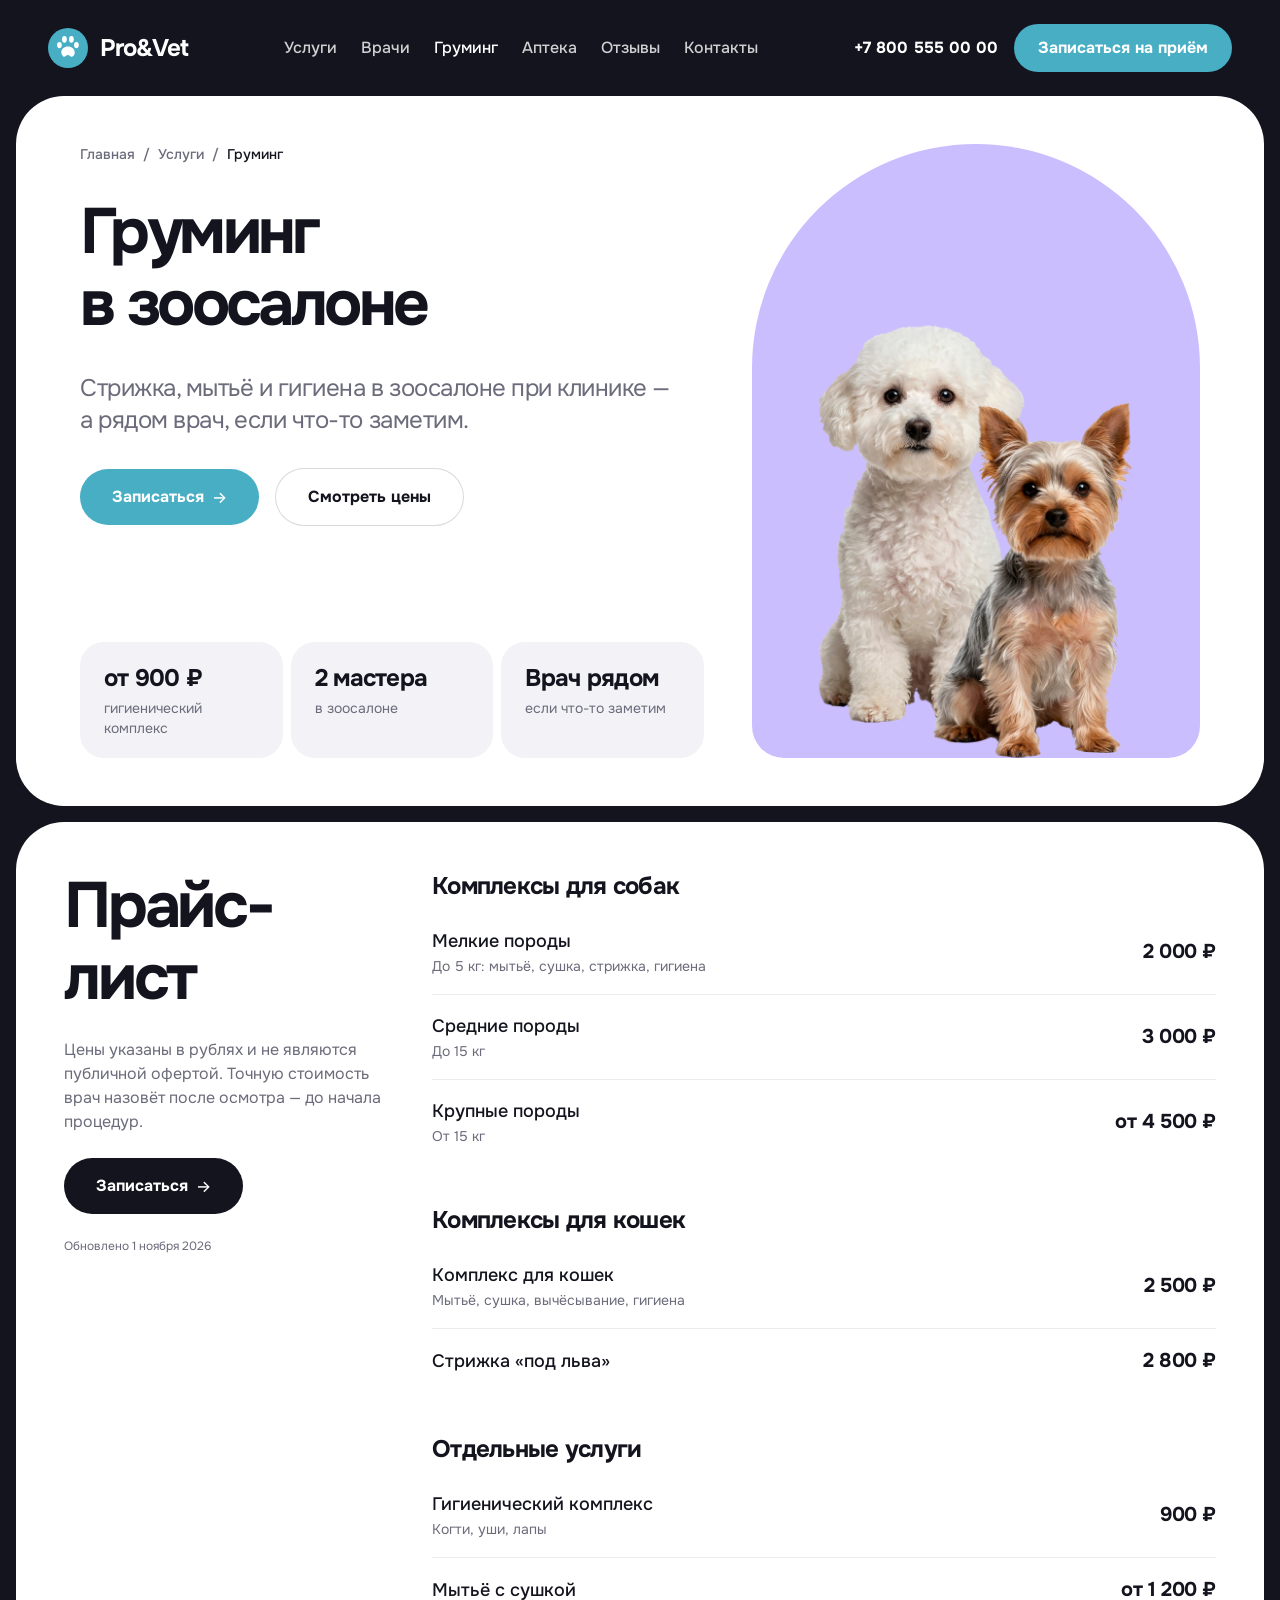
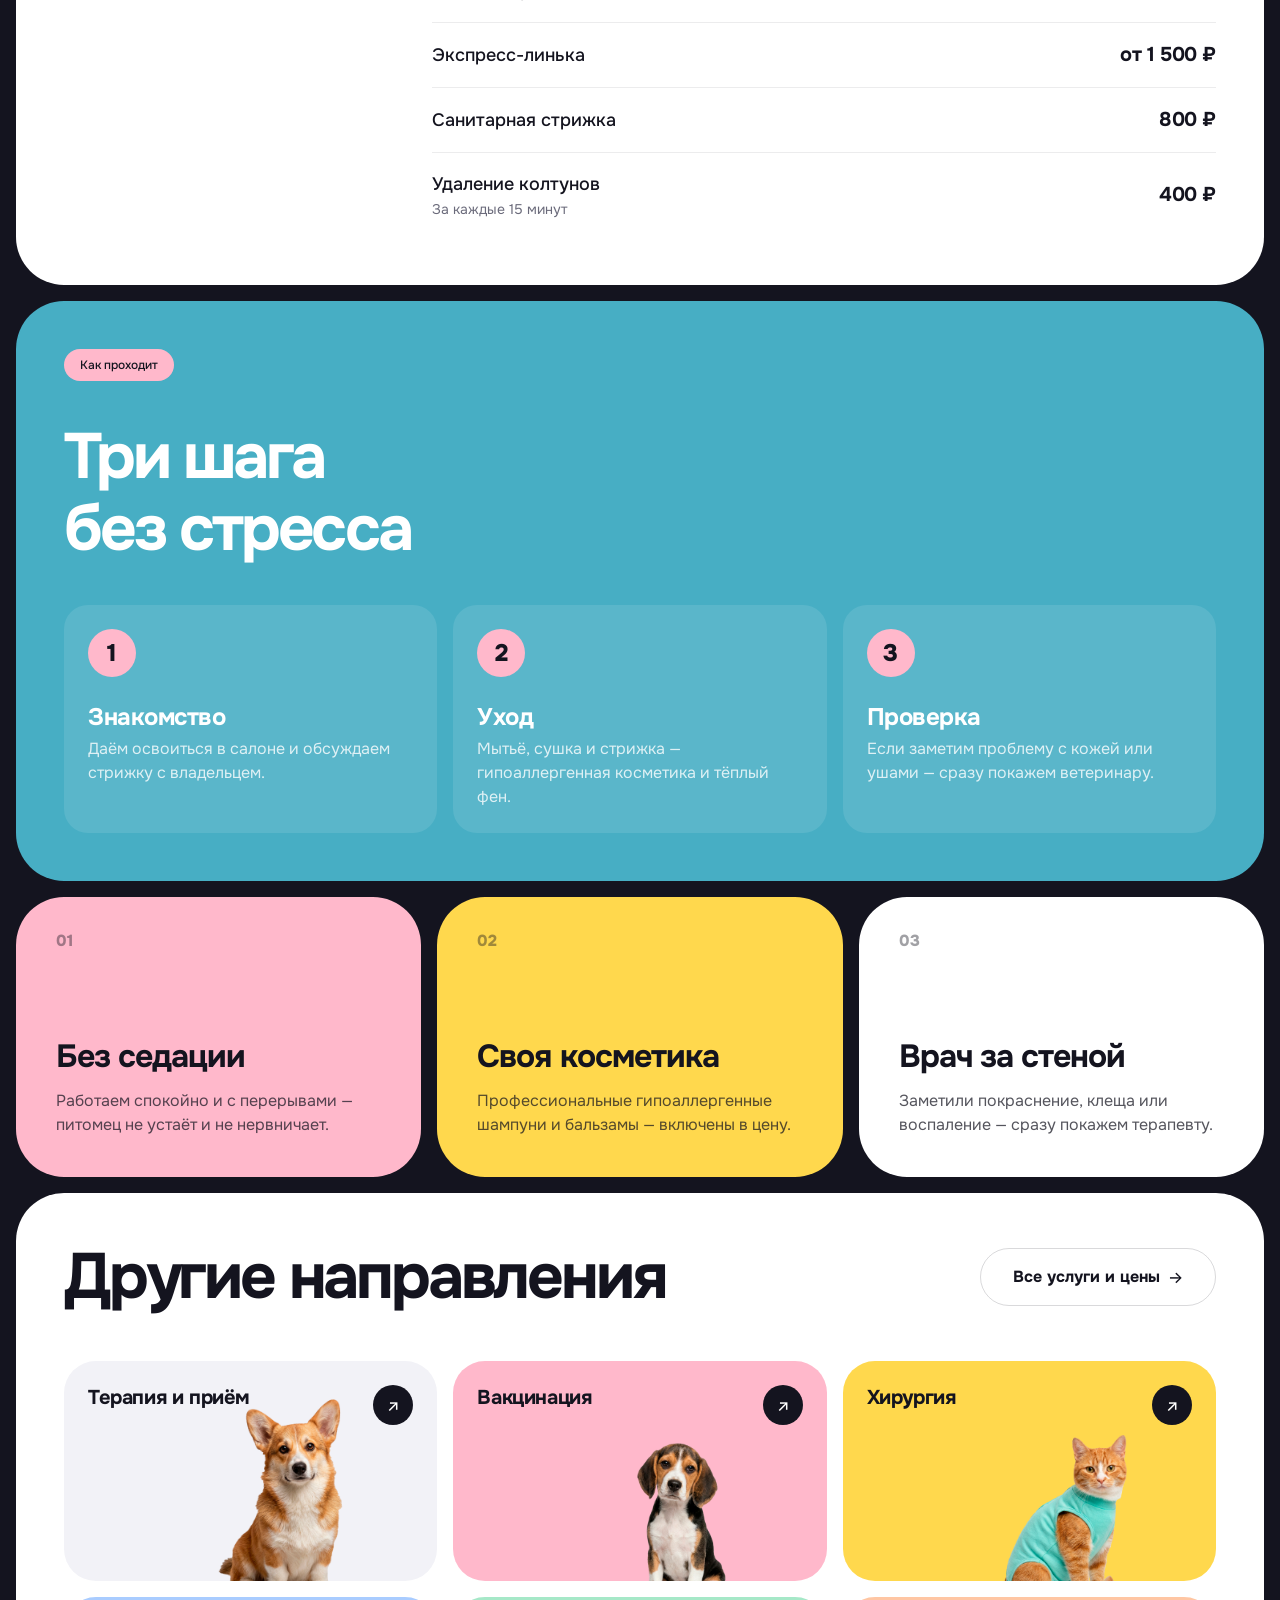
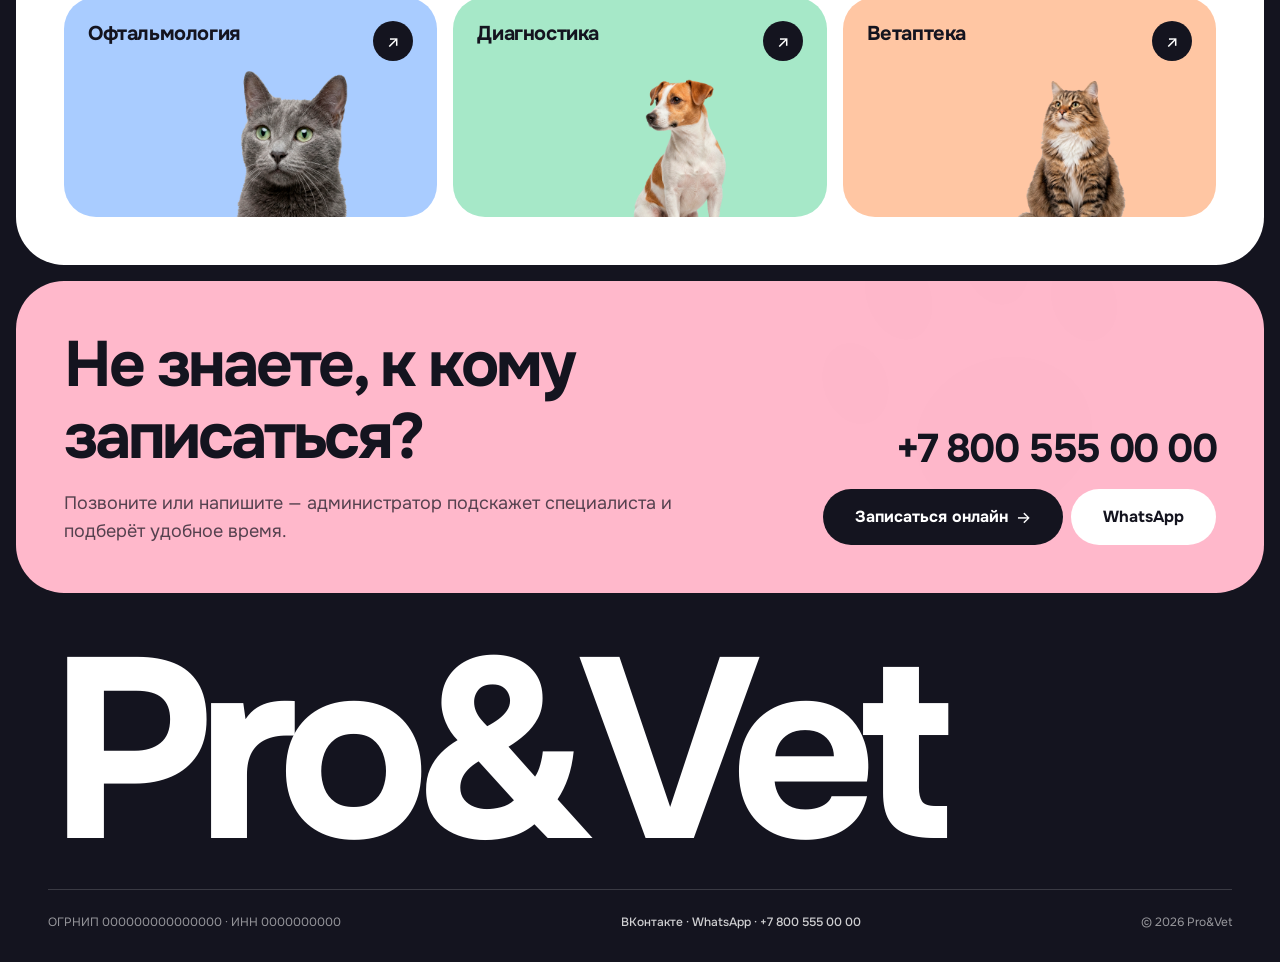
<file: grooming.html>
<!DOCTYPE html>
<html lang="ru">
<head>
  <meta charset="UTF-8">
  <meta name="viewport" content="width=device-width, initial-scale=1">
  <title>Груминг — цены | Pro&amp;Vet</title>
  <meta name="description" content="Стрижка, мытьё и гигиена в зоосалоне при клинике — а рядом врач, если что-то заметим.">
  <link rel="icon" href="img/logo.svg" type="image/svg+xml">
  <link rel="preconnect" href="https://fonts.googleapis.com">
  <link rel="preconnect" href="https://fonts.gstatic.com" crossorigin>
  <link href="https://fonts.googleapis.com/css2?family=Onest:wght@400;500;700;800&display=swap" rel="stylesheet">
  <link href="https://fonts.googleapis.com/css2?family=Inter:wght@500&text=%E2%86%92%E2%86%97%E2%86%90&display=swap" rel="stylesheet">
  <link rel="stylesheet" href="css/style.css">
</head>
<body>
<div class="page">

  <!-- Header -->
  <header class="header">
    <a href="index.html" class="logo" aria-label="Pro&Vet — на главную">
      <img src="img/logo.svg" width="40" height="40" alt="">
      <span>Pro&amp;Vet</span>
    </a>
    <nav class="nav" id="nav">
      <a href="services.html">Услуги</a>
      <a href="index.html#team">Врачи</a>
      <a href="grooming.html" class="is-current" aria-current="page">Груминг</a>
      <a href="pharmacy.html">Аптека</a>
      <a href="index.html#reviews">Отзывы</a>
      <a href="index.html#contacts">Контакты</a>
    </nav>
    <div class="header__actions">
      <a href="tel:+78005550000" class="header__phone">+7 800 555 00 00</a>
      <button class="btn btn--accent btn--sm" data-booking>Записаться на приём</button>
      <button class="burger" id="burger" aria-label="Меню" aria-expanded="false"><span></span><span></span></button>
    </div>
  </header>

  <main class="main">

    <section class="svc-hero card">
      <div class="svc-hero__text">
        <nav class="crumbs" aria-label="Хлебные крошки"><a href="index.html">Главная</a><span aria-hidden="true">/</span><a href="services.html">Услуги</a><span aria-hidden="true">/</span><span aria-current="page">Груминг</span></nav>
        <h1 class="svc-hero__title">Груминг<br>в зоосалоне</h1>
        <p class="hero__lead">Стрижка, мытьё и гигиена в зоосалоне при клинике — а рядом врач, если что-то заметим.</p>
        <div class="hero__btns">
          <button class="btn btn--accent" data-booking="grooming">Записаться <span class="arr">→</span></button>
          <a href="#prices" class="btn btn--outline btn--white">Смотреть цены</a>
        </div>
        <dl class="facts"><div class="fact"><dt>от 900 ₽</dt><dd>гигиенический комплекс</dd></div><div class="fact"><dt>2 мастера</dt><dd>в зоосалоне</dd></div><div class="fact"><dt>Врач рядом</dt><dd>если что-то заметим</dd></div></dl>
      </div>
      <div class="svc-hero__visual" style="--bg:#cbbeff">
        <img src="img/img2.png" width="848" height="1264" alt="" style="--pad:7.7%">
      </div>
    </section>

    <section class="price card card--pad" id="prices">
      <div class="price__aside">
        <h2 class="h2">Прайс-лист</h2>
        <p class="price__note">Цены указаны в рублях и не являются публичной офертой. Точную стоимость врач назовёт после осмотра — до начала процедур.</p>
        <button class="btn btn--dark" data-booking="grooming">Записаться <span class="arr">→</span></button>
        <p class="price__upd">Обновлено 1 ноября 2026</p>
      </div>
      <div class="price__groups">
          <div class="price-group">
            <h3 class="price-group__title">Комплексы для собак</h3>
            <ul class="price-list"><li class="price-row"><div><p class="price-row__name">Мелкие породы</p><p class="price-row__note">До 5 кг: мытьё, сушка, стрижка, гигиена</p></div><span class="price-row__val">2&nbsp;000&nbsp;₽</span></li><li class="price-row"><div><p class="price-row__name">Средние породы</p><p class="price-row__note">До 15 кг</p></div><span class="price-row__val">3&nbsp;000&nbsp;₽</span></li><li class="price-row"><div><p class="price-row__name">Крупные породы</p><p class="price-row__note">От 15 кг</p></div><span class="price-row__val">от&nbsp;4&nbsp;500&nbsp;₽</span></li></ul>
          </div>
          <div class="price-group">
            <h3 class="price-group__title">Комплексы для кошек</h3>
            <ul class="price-list"><li class="price-row"><div><p class="price-row__name">Комплекс для кошек</p><p class="price-row__note">Мытьё, сушка, вычёсывание, гигиена</p></div><span class="price-row__val">2&nbsp;500&nbsp;₽</span></li><li class="price-row"><div><p class="price-row__name">Стрижка «под льва»</p></div><span class="price-row__val">2&nbsp;800&nbsp;₽</span></li></ul>
          </div>
          <div class="price-group">
            <h3 class="price-group__title">Отдельные услуги</h3>
            <ul class="price-list"><li class="price-row"><div><p class="price-row__name">Гигиенический комплекс</p><p class="price-row__note">Когти, уши, лапы</p></div><span class="price-row__val">900&nbsp;₽</span></li><li class="price-row"><div><p class="price-row__name">Мытьё с сушкой</p></div><span class="price-row__val">от&nbsp;1&nbsp;200&nbsp;₽</span></li><li class="price-row"><div><p class="price-row__name">Экспресс-линька</p></div><span class="price-row__val">от&nbsp;1&nbsp;500&nbsp;₽</span></li><li class="price-row"><div><p class="price-row__name">Санитарная стрижка</p></div><span class="price-row__val">800&nbsp;₽</span></li><li class="price-row"><div><p class="price-row__name">Удаление колтунов</p><p class="price-row__note">За каждые 15 минут</p></div><span class="price-row__val">400&nbsp;₽</span></li></ul>
          </div>
      </div>
    </section>

    <section class="svc-steps">
      <span class="chip chip--pink">Как проходит</span>
      <h2 class="h2 h2--white">Три шага<br>без стресса</h2>
      <ol class="steps steps--row">
          <li class="step">
            <span class="step__num">1</span>
            <div class="step__body">
              <h3 class="step__title">Знакомство</h3>
              <p class="step__text">Даём освоиться в салоне и обсуждаем стрижку с владельцем.</p>
            </div>
          </li>
          <li class="step">
            <span class="step__num">2</span>
            <div class="step__body">
              <h3 class="step__title">Уход</h3>
              <p class="step__text">Мытьё, сушка и стрижка — гипоаллергенная косметика и тёплый фен.</p>
            </div>
          </li>
          <li class="step">
            <span class="step__num">3</span>
            <div class="step__body">
              <h3 class="step__title">Проверка</h3>
              <p class="step__text">Если заметим проблему с кожей или ушами — сразу покажем ветеринару.</p>
            </div>
          </li>
      </ol>
    </section>

    <section class="perks">
      <div class="perk perk--pink"><span class="perk__num">01</span><h3 class="q__title">Без седации</h3><p class="q__text">Работаем спокойно и с перерывами — питомец не устаёт и не нервничает.</p></div>
      <div class="perk perk--yellow"><span class="perk__num">02</span><h3 class="q__title">Своя косметика</h3><p class="q__text">Профессиональные гипоаллергенные шампуни и бальзамы — включены в цену.</p></div>
      <div class="perk perk--white"><span class="perk__num">03</span><h3 class="q__title">Врач за стеной</h3><p class="q__text">Заметили покраснение, клеща или воспаление — сразу покажем терапевту.</p></div>
    </section>

    <section class="others card card--pad">
      <div class="sec-head">
        <h2 class="h2">Другие направления</h2>
        <a href="services.html" class="btn btn--outline">Все услуги и цены <span class="arr">→</span></a>
      </div>
      <div class="minis">
        <a class="mini" href="therapy.html" style="--bg:#f2f2f7"><span class="mini__title">Терапия и приём</span><span class="arrow arrow--dark arrow--sm"><span class="arr">↗</span></span><img src="img/pet5.png" alt="" loading="lazy"></a>
        <a class="mini" href="vaccination.html" style="--bg:#ffb8cb"><span class="mini__title">Вакцинация</span><span class="arrow arrow--dark arrow--sm"><span class="arr">↗</span></span><img src="img/pet1.png" alt="" loading="lazy"></a>
        <a class="mini" href="surgery.html" style="--bg:#ffd84d"><span class="mini__title">Хирургия</span><span class="arrow arrow--dark arrow--sm"><span class="arr">↗</span></span><img src="img/pet2.png" alt="" loading="lazy"></a>
        <a class="mini" href="ophthalmology.html" style="--bg:#a9ccff"><span class="mini__title">Офтальмология</span><span class="arrow arrow--dark arrow--sm"><span class="arr">↗</span></span><img src="img/pet3.png" alt="" loading="lazy"></a>
        <a class="mini" href="diagnostics.html" style="--bg:#a6e8c8"><span class="mini__title">Диагностика</span><span class="arrow arrow--dark arrow--sm"><span class="arr">↗</span></span><img src="img/pet4.png" alt="" loading="lazy"></a>
        <a class="mini" href="pharmacy.html" style="--bg:#ffc6a3"><span class="mini__title">Ветаптека</span><span class="arrow arrow--dark arrow--sm"><span class="arr">↗</span></span><img src="img/pet6.png" alt="" loading="lazy"></a>
      </div>
    </section>

    <section class="cta">
      <img class="cta__paw" src="img/paw-big.svg" width="320" height="320" alt="" aria-hidden="true">
      <div class="cta__text">
        <h2 class="h2">Не знаете, к кому записаться?</h2>
        <p>Позвоните или напишите — администратор подскажет специалиста и подберёт удобное время.</p>
      </div>
      <div class="cta__actions">
        <a href="tel:+78005550000" class="cta__phone">+7 800 555 00 00</a>
        <div class="chips chips--lg chips--wrap">
          <button class="btn btn--dark" data-booking>Записаться онлайн <span class="arr">→</span></button>
          <a href="https://wa.me/78005550000" target="_blank" rel="noopener" class="btn btn--white-solid">WhatsApp</a>
        </div>
      </div>
    </section>
  </main>

  <!-- Footer -->
  <footer class="footer">
    <p class="footer__mark">Pro&amp;Vet</p>
    <div class="footer__bottom">
      <p class="footer__muted">ОГРНИП 000000000000000 · ИНН 0000000000</p>
      <p class="footer__links"><a href="https://vk.com/" target="_blank" rel="noopener">ВКонтакте</a> · <a href="https://wa.me/78005550000" target="_blank" rel="noopener">WhatsApp</a> · <a href="tel:+78005550000">+7 800 555 00 00</a></p>
      <p class="footer__muted">© 2026 Pro&amp;Vet</p>
    </div>
  </footer>
</div>

<div class="toast" id="toast" role="status" aria-live="polite"></div>

<script src="js/main.js"></script>
</body>
</html>
</file>
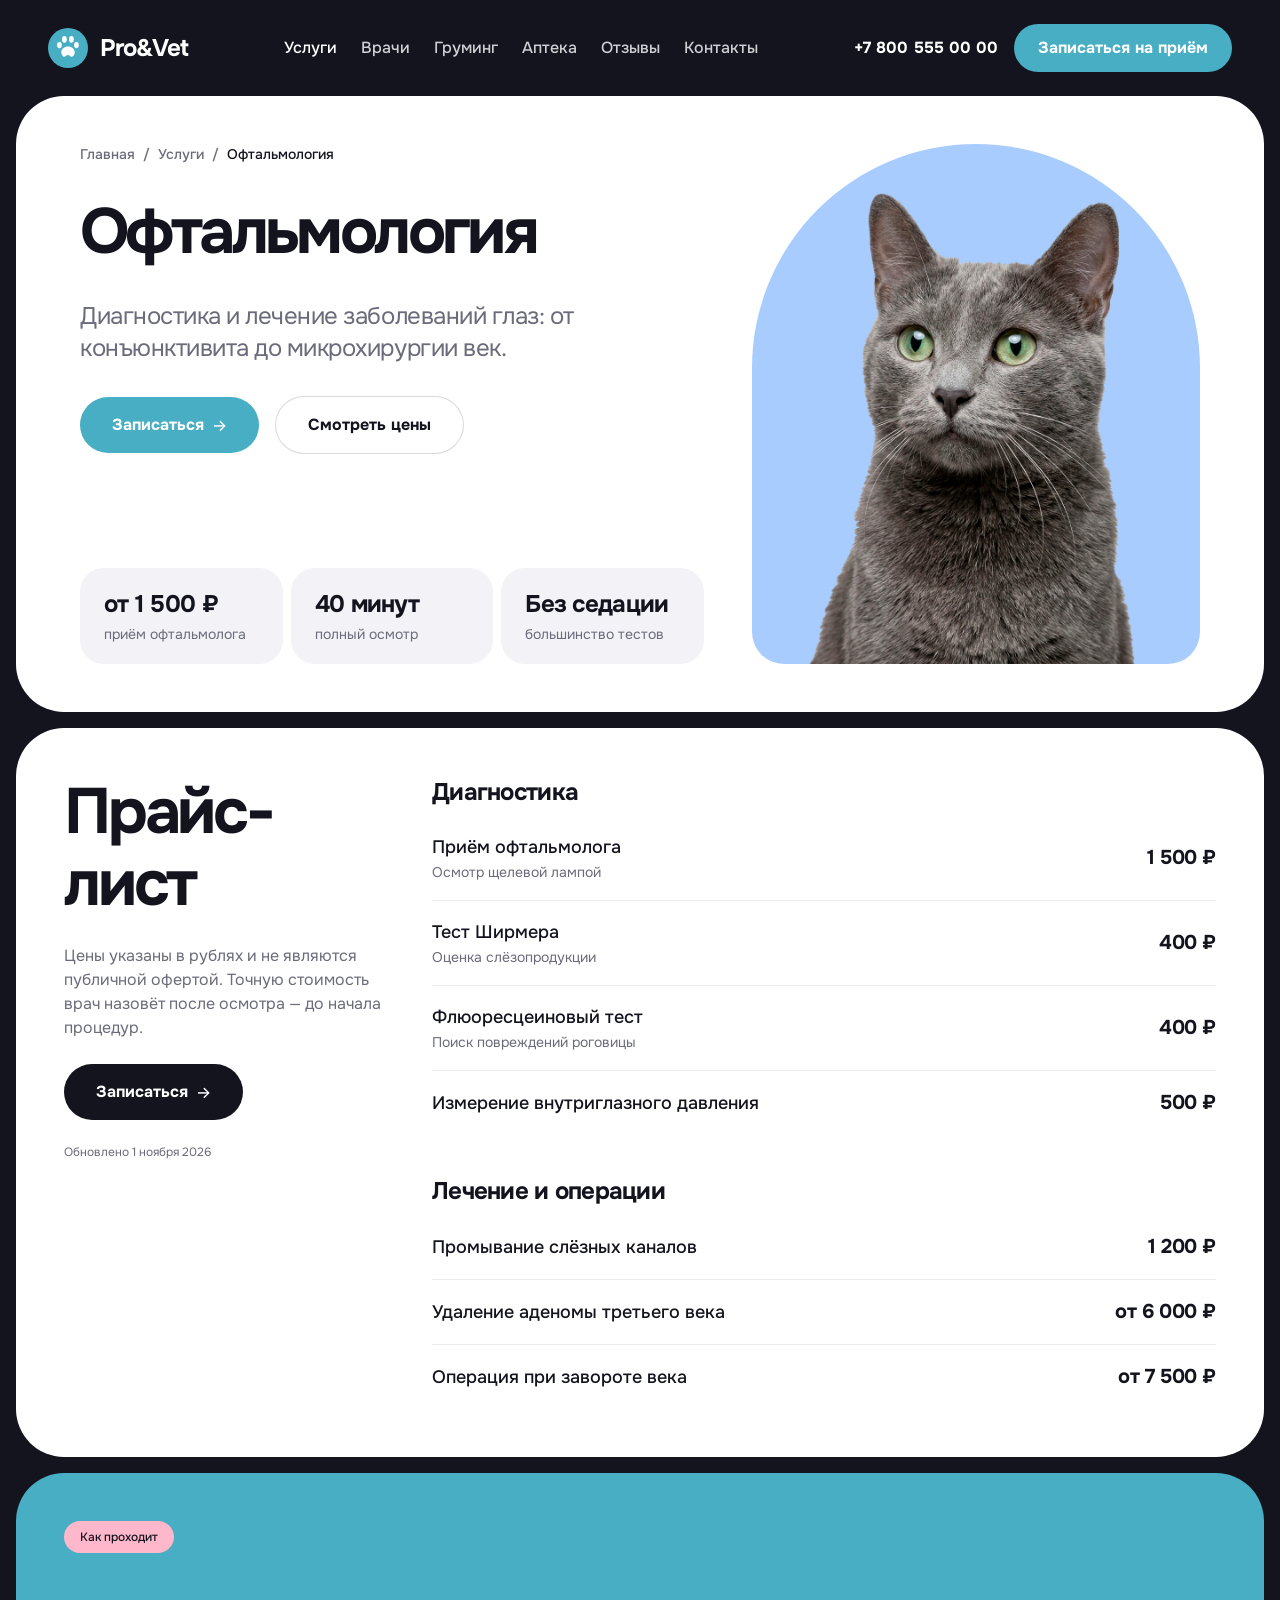
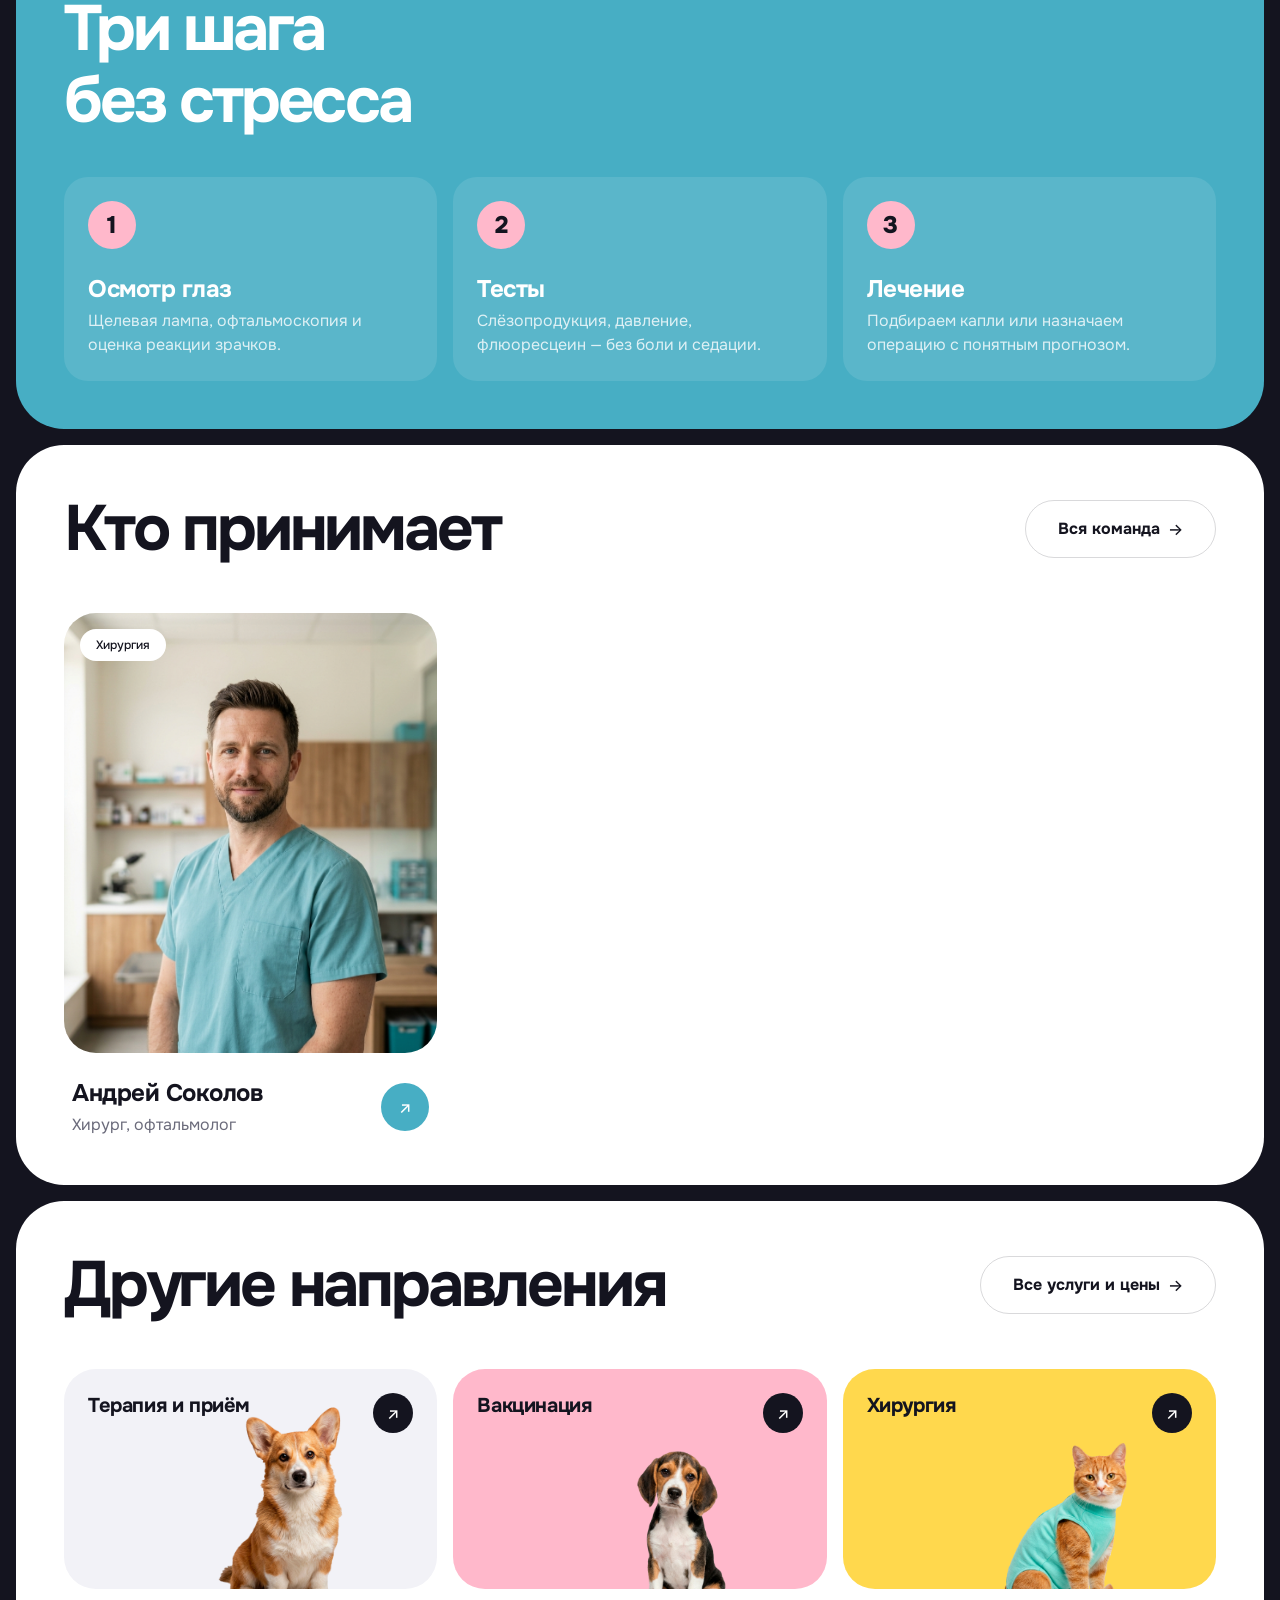
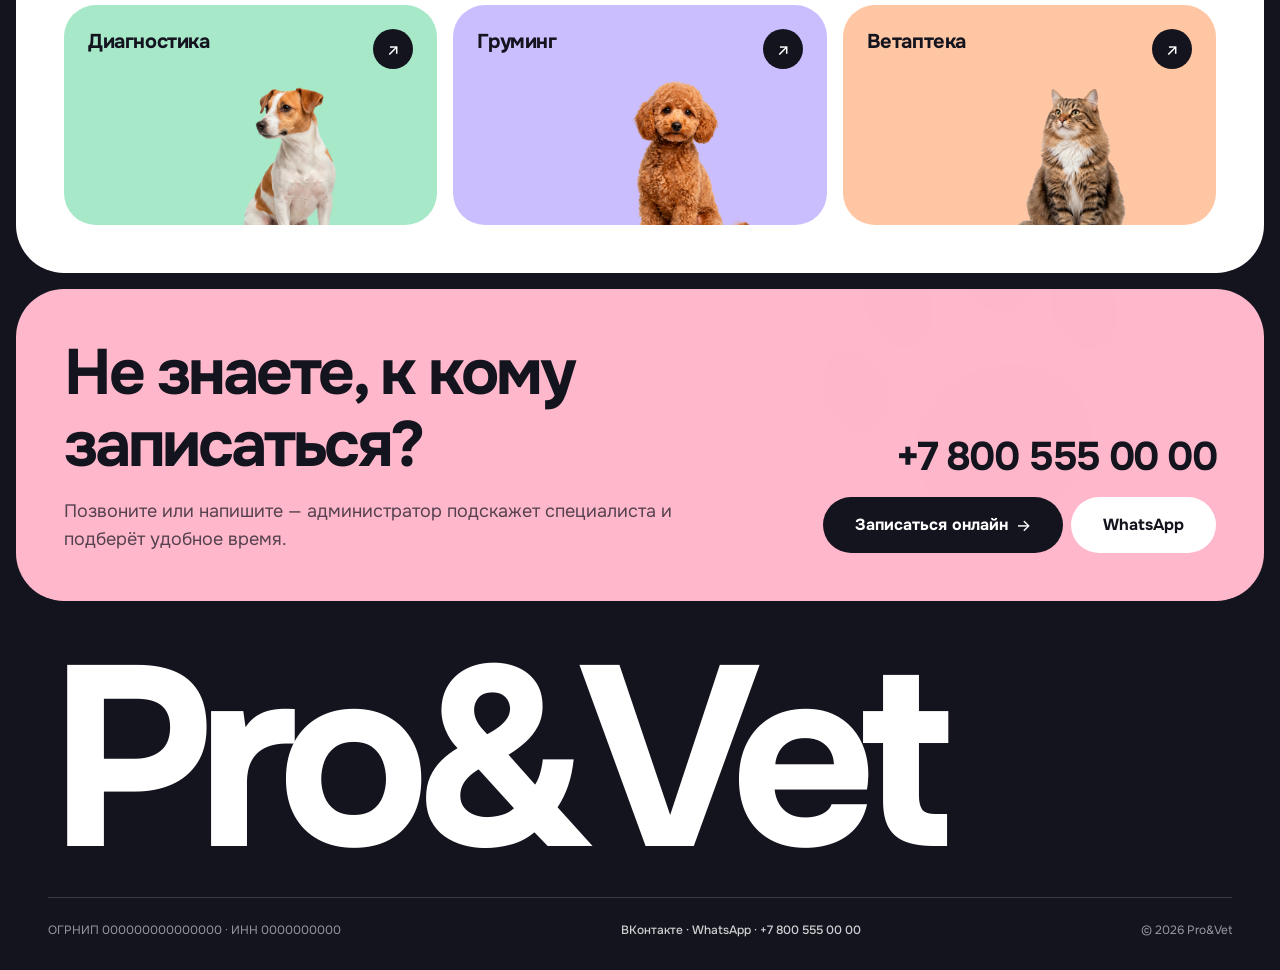
<file: ophthalmology.html>
<!DOCTYPE html>
<html lang="ru">
<head>
  <meta charset="UTF-8">
  <meta name="viewport" content="width=device-width, initial-scale=1">
  <title>Офтальмология — цены | Pro&amp;Vet</title>
  <meta name="description" content="Диагностика и лечение заболеваний глаз: от конъюнктивита до микрохирургии век.">
  <link rel="icon" href="img/logo.svg" type="image/svg+xml">
  <link rel="preconnect" href="https://fonts.googleapis.com">
  <link rel="preconnect" href="https://fonts.gstatic.com" crossorigin>
  <link href="https://fonts.googleapis.com/css2?family=Onest:wght@400;500;700;800&display=swap" rel="stylesheet">
  <link href="https://fonts.googleapis.com/css2?family=Inter:wght@500&text=%E2%86%92%E2%86%97%E2%86%90&display=swap" rel="stylesheet">
  <link rel="stylesheet" href="css/style.css">
</head>
<body>
<div class="page">

  <!-- Header -->
  <header class="header">
    <a href="index.html" class="logo" aria-label="Pro&Vet — на главную">
      <img src="img/logo.svg" width="40" height="40" alt="">
      <span>Pro&amp;Vet</span>
    </a>
    <nav class="nav" id="nav">
      <a href="services.html" class="is-current" aria-current="page">Услуги</a>
      <a href="index.html#team">Врачи</a>
      <a href="grooming.html">Груминг</a>
      <a href="pharmacy.html">Аптека</a>
      <a href="index.html#reviews">Отзывы</a>
      <a href="index.html#contacts">Контакты</a>
    </nav>
    <div class="header__actions">
      <a href="tel:+78005550000" class="header__phone">+7 800 555 00 00</a>
      <button class="btn btn--accent btn--sm" data-booking>Записаться на приём</button>
      <button class="burger" id="burger" aria-label="Меню" aria-expanded="false"><span></span><span></span></button>
    </div>
  </header>

  <main class="main">

    <section class="svc-hero card">
      <div class="svc-hero__text">
        <nav class="crumbs" aria-label="Хлебные крошки"><a href="index.html">Главная</a><span aria-hidden="true">/</span><a href="services.html">Услуги</a><span aria-hidden="true">/</span><span aria-current="page">Офтальмология</span></nav>
        <h1 class="svc-hero__title">Офтальмо&shy;логия</h1>
        <p class="hero__lead">Диагностика и лечение заболеваний глаз: от конъюнктивита до микрохирургии век.</p>
        <div class="hero__btns">
          <button class="btn btn--accent" data-booking="ophthalmology">Записаться <span class="arr">→</span></button>
          <a href="#prices" class="btn btn--outline btn--white">Смотреть цены</a>
        </div>
        <dl class="facts"><div class="fact"><dt>от 1 500 ₽</dt><dd>приём офтальмолога</dd></div><div class="fact"><dt>40 минут</dt><dd>полный осмотр</dd></div><div class="fact"><dt>Без седации</dt><dd>большинство тестов</dd></div></dl>
      </div>
      <div class="svc-hero__visual" style="--bg:#a9ccff">
        <img src="img/pet3.png" width="928" height="1152" alt="" style="--pad:0%">
      </div>
    </section>

    <section class="price card card--pad" id="prices">
      <div class="price__aside">
        <h2 class="h2">Прайс-лист</h2>
        <p class="price__note">Цены указаны в рублях и не являются публичной офертой. Точную стоимость врач назовёт после осмотра — до начала процедур.</p>
        <button class="btn btn--dark" data-booking="ophthalmology">Записаться <span class="arr">→</span></button>
        <p class="price__upd">Обновлено 1 ноября 2026</p>
      </div>
      <div class="price__groups">
          <div class="price-group">
            <h3 class="price-group__title">Диагностика</h3>
            <ul class="price-list"><li class="price-row"><div><p class="price-row__name">Приём офтальмолога</p><p class="price-row__note">Осмотр щелевой лампой</p></div><span class="price-row__val">1&nbsp;500&nbsp;₽</span></li><li class="price-row"><div><p class="price-row__name">Тест Ширмера</p><p class="price-row__note">Оценка слёзопродукции</p></div><span class="price-row__val">400&nbsp;₽</span></li><li class="price-row"><div><p class="price-row__name">Флюоресцеиновый тест</p><p class="price-row__note">Поиск повреждений роговицы</p></div><span class="price-row__val">400&nbsp;₽</span></li><li class="price-row"><div><p class="price-row__name">Измерение внутриглазного давления</p></div><span class="price-row__val">500&nbsp;₽</span></li></ul>
          </div>
          <div class="price-group">
            <h3 class="price-group__title">Лечение и операции</h3>
            <ul class="price-list"><li class="price-row"><div><p class="price-row__name">Промывание слёзных каналов</p></div><span class="price-row__val">1&nbsp;200&nbsp;₽</span></li><li class="price-row"><div><p class="price-row__name">Удаление аденомы третьего века</p></div><span class="price-row__val">от&nbsp;6&nbsp;000&nbsp;₽</span></li><li class="price-row"><div><p class="price-row__name">Операция при завороте века</p></div><span class="price-row__val">от&nbsp;7&nbsp;500&nbsp;₽</span></li></ul>
          </div>
      </div>
    </section>

    <section class="svc-steps">
      <span class="chip chip--pink">Как проходит</span>
      <h2 class="h2 h2--white">Три шага<br>без стресса</h2>
      <ol class="steps steps--row">
          <li class="step">
            <span class="step__num">1</span>
            <div class="step__body">
              <h3 class="step__title">Осмотр глаз</h3>
              <p class="step__text">Щелевая лампа, офтальмоскопия и оценка реакции зрачков.</p>
            </div>
          </li>
          <li class="step">
            <span class="step__num">2</span>
            <div class="step__body">
              <h3 class="step__title">Тесты</h3>
              <p class="step__text">Слёзопродукция, давление, флюоресцеин — без боли и седации.</p>
            </div>
          </li>
          <li class="step">
            <span class="step__num">3</span>
            <div class="step__body">
              <h3 class="step__title">Лечение</h3>
              <p class="step__text">Подбираем капли или назначаем операцию с понятным прогнозом.</p>
            </div>
          </li>
      </ol>
    </section>

    <section class="team card card--pad">
      <div class="sec-head">
        <h2 class="h2">Кто принимает</h2>
        <a href="index.html#team" class="btn btn--outline">Вся команда <span class="arr">→</span></a>
      </div>
      <div class="doctors doctors--static">
        <article class="doctor">
          <div class="doctor__photo">
            <img src="img/doc2.jpg" width="1024" height="1024" alt="Андрей Соколов" loading="lazy">
            <span class="chip chip--white">Хирургия</span>
          </div>
          <div class="doctor__info">
            <div>
              <h3 class="doctor__name">Андрей Соколов</h3>
              <p class="doctor__role">Хирург, офтальмолог</p>
            </div>
            <button class="arrow arrow--accent" data-booking="ophthalmology" data-doctor="andrey" aria-label="Записаться к врачу Андрей Соколов"><span class="arr">↗</span></button>
          </div>
        </article>
      </div>
    </section>

    <section class="others card card--pad">
      <div class="sec-head">
        <h2 class="h2">Другие направления</h2>
        <a href="services.html" class="btn btn--outline">Все услуги и цены <span class="arr">→</span></a>
      </div>
      <div class="minis">
        <a class="mini" href="therapy.html" style="--bg:#f2f2f7"><span class="mini__title">Терапия и приём</span><span class="arrow arrow--dark arrow--sm"><span class="arr">↗</span></span><img src="img/pet5.png" alt="" loading="lazy"></a>
        <a class="mini" href="vaccination.html" style="--bg:#ffb8cb"><span class="mini__title">Вакцинация</span><span class="arrow arrow--dark arrow--sm"><span class="arr">↗</span></span><img src="img/pet1.png" alt="" loading="lazy"></a>
        <a class="mini" href="surgery.html" style="--bg:#ffd84d"><span class="mini__title">Хирургия</span><span class="arrow arrow--dark arrow--sm"><span class="arr">↗</span></span><img src="img/pet2.png" alt="" loading="lazy"></a>
        <a class="mini" href="diagnostics.html" style="--bg:#a6e8c8"><span class="mini__title">Диагностика</span><span class="arrow arrow--dark arrow--sm"><span class="arr">↗</span></span><img src="img/pet4.png" alt="" loading="lazy"></a>
        <a class="mini" href="grooming.html" style="--bg:#cbbeff"><span class="mini__title">Груминг</span><span class="arrow arrow--dark arrow--sm"><span class="arr">↗</span></span><img src="img/pet7.png" alt="" loading="lazy"></a>
        <a class="mini" href="pharmacy.html" style="--bg:#ffc6a3"><span class="mini__title">Ветаптека</span><span class="arrow arrow--dark arrow--sm"><span class="arr">↗</span></span><img src="img/pet6.png" alt="" loading="lazy"></a>
      </div>
    </section>

    <section class="cta">
      <img class="cta__paw" src="img/paw-big.svg" width="320" height="320" alt="" aria-hidden="true">
      <div class="cta__text">
        <h2 class="h2">Не знаете, к кому записаться?</h2>
        <p>Позвоните или напишите — администратор подскажет специалиста и подберёт удобное время.</p>
      </div>
      <div class="cta__actions">
        <a href="tel:+78005550000" class="cta__phone">+7 800 555 00 00</a>
        <div class="chips chips--lg chips--wrap">
          <button class="btn btn--dark" data-booking>Записаться онлайн <span class="arr">→</span></button>
          <a href="https://wa.me/78005550000" target="_blank" rel="noopener" class="btn btn--white-solid">WhatsApp</a>
        </div>
      </div>
    </section>
  </main>

  <!-- Footer -->
  <footer class="footer">
    <p class="footer__mark">Pro&amp;Vet</p>
    <div class="footer__bottom">
      <p class="footer__muted">ОГРНИП 000000000000000 · ИНН 0000000000</p>
      <p class="footer__links"><a href="https://vk.com/" target="_blank" rel="noopener">ВКонтакте</a> · <a href="https://wa.me/78005550000" target="_blank" rel="noopener">WhatsApp</a> · <a href="tel:+78005550000">+7 800 555 00 00</a></p>
      <p class="footer__muted">© 2026 Pro&amp;Vet</p>
    </div>
  </footer>
</div>

<div class="toast" id="toast" role="status" aria-live="polite"></div>

<script src="js/main.js"></script>
</body>
</html>
</file>
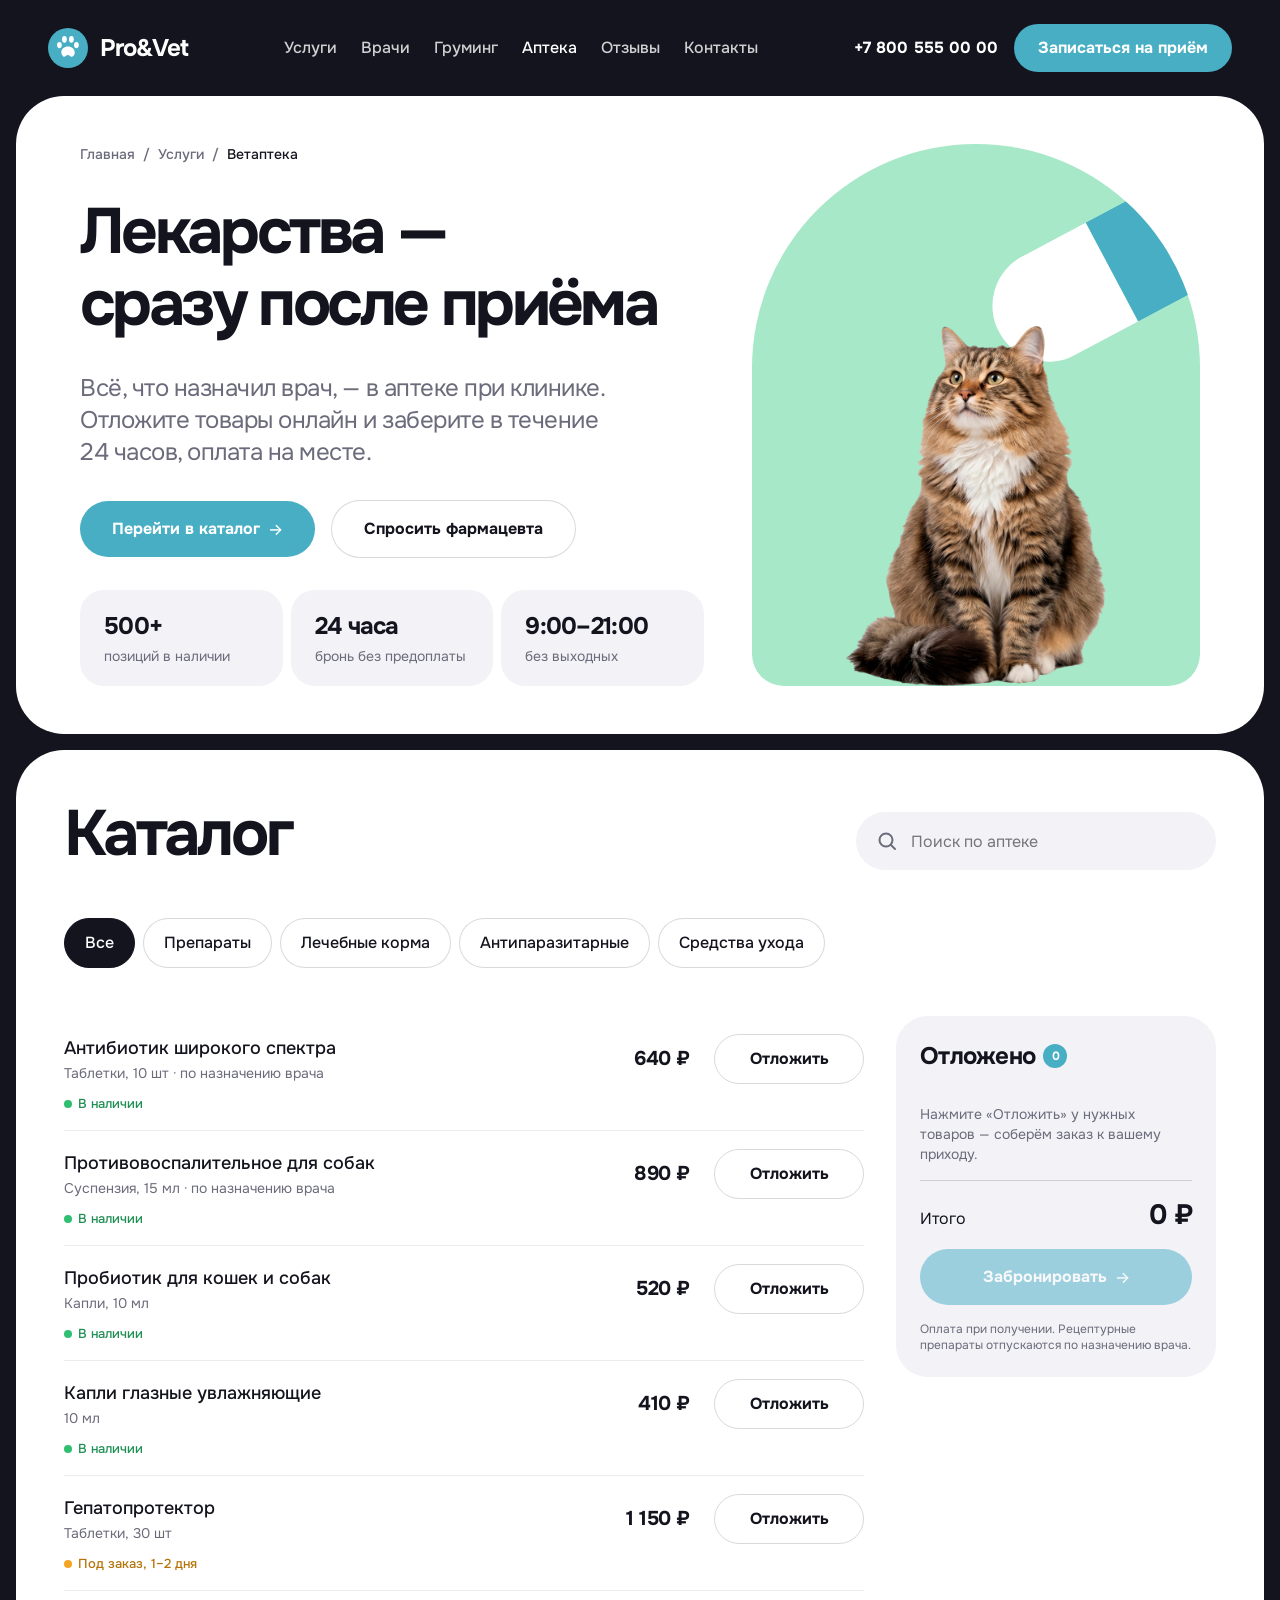
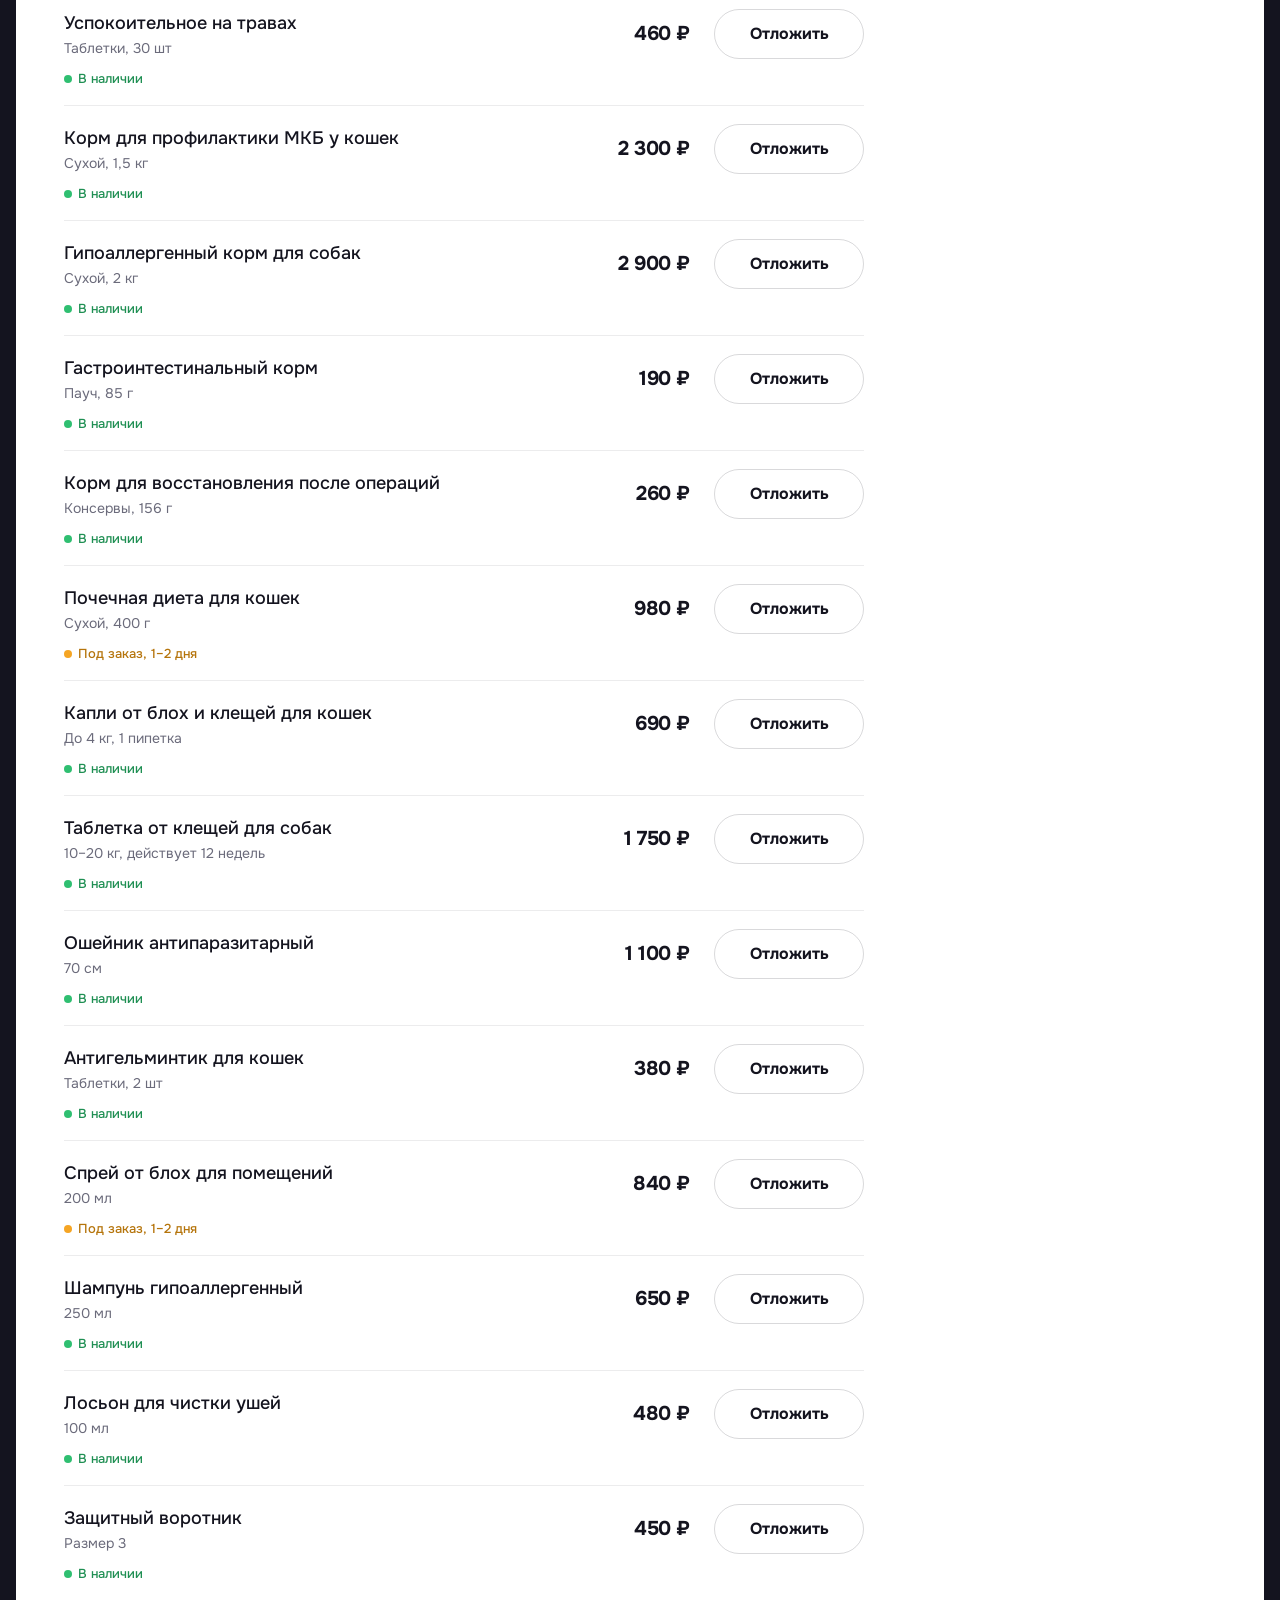
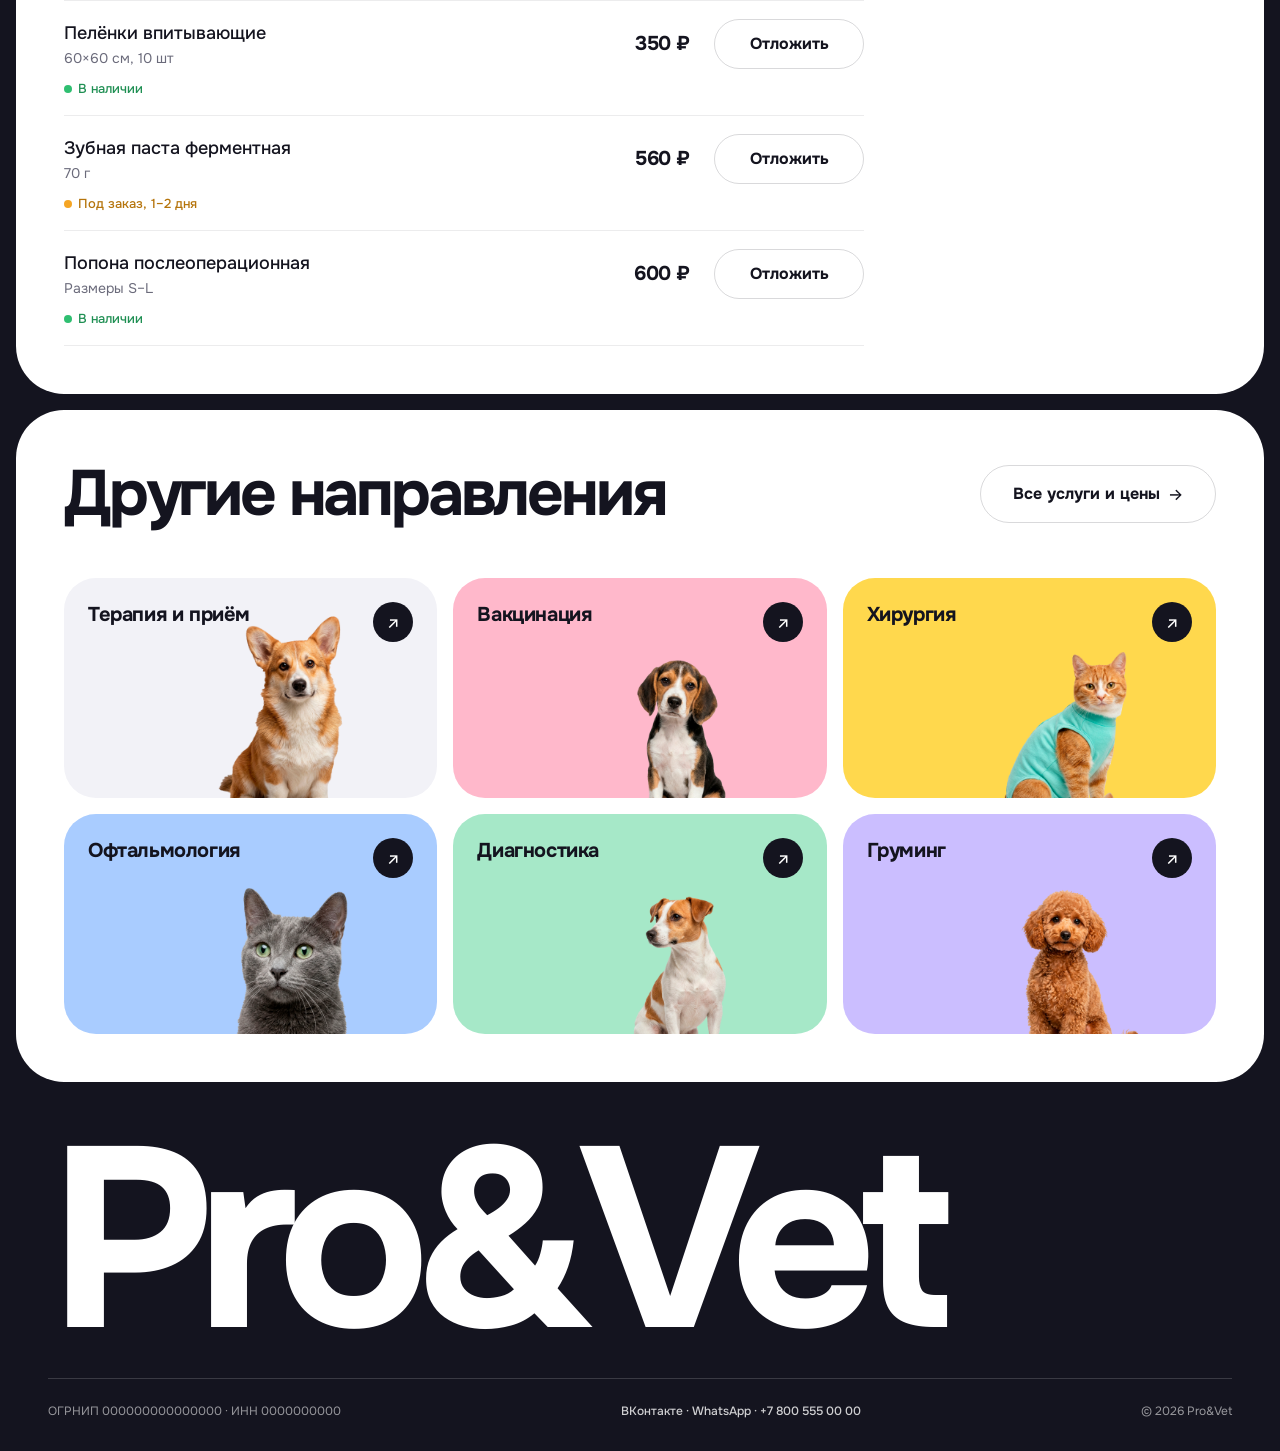
<file: pharmacy.html>
<!DOCTYPE html>
<html lang="ru">
<head>
  <meta charset="UTF-8">
  <meta name="viewport" content="width=device-width, initial-scale=1">
  <title>Ветаптека | Pro&amp;Vet</title>
  <meta name="description" content="Ветаптека при клинике Pro&amp;Vet: препараты, лечебные корма, антипаразитарные средства. Бронь онлайн на 24 часа.">
  <link rel="icon" href="img/logo.svg" type="image/svg+xml">
  <link rel="preconnect" href="https://fonts.googleapis.com">
  <link rel="preconnect" href="https://fonts.gstatic.com" crossorigin>
  <link href="https://fonts.googleapis.com/css2?family=Onest:wght@400;500;700;800&display=swap" rel="stylesheet">
  <link href="https://fonts.googleapis.com/css2?family=Inter:wght@500&text=%E2%86%92%E2%86%97%E2%86%90&display=swap" rel="stylesheet">
  <link rel="stylesheet" href="css/style.css">
</head>
<body>
<div class="page">

  <!-- Header -->
  <header class="header">
    <a href="index.html" class="logo" aria-label="Pro&Vet — на главную">
      <img src="img/logo.svg" width="40" height="40" alt="">
      <span>Pro&amp;Vet</span>
    </a>
    <nav class="nav" id="nav">
      <a href="services.html">Услуги</a>
      <a href="index.html#team">Врачи</a>
      <a href="grooming.html">Груминг</a>
      <a href="pharmacy.html" class="is-current" aria-current="page">Аптека</a>
      <a href="index.html#reviews">Отзывы</a>
      <a href="index.html#contacts">Контакты</a>
    </nav>
    <div class="header__actions">
      <a href="tel:+78005550000" class="header__phone">+7 800 555 00 00</a>
      <button class="btn btn--accent btn--sm" data-booking>Записаться на приём</button>
      <button class="burger" id="burger" aria-label="Меню" aria-expanded="false"><span></span><span></span></button>
    </div>
  </header>

  <main class="main">

    <section class="svc-hero card">
      <div class="svc-hero__text">
        <nav class="crumbs" aria-label="Хлебные крошки"><a href="index.html">Главная</a><span aria-hidden="true">/</span><a href="services.html">Услуги</a><span aria-hidden="true">/</span><span aria-current="page">Ветаптека</span></nav>
        <h1 class="svc-hero__title">Лекарства —<br>сразу после приёма</h1>
        <p class="hero__lead">Всё, что назначил врач, — в&nbsp;аптеке при клинике. Отложите товары онлайн и&nbsp;заберите в&nbsp;течение 24&nbsp;часов, оплата на месте.</p>
        <div class="hero__btns">
          <a href="#catalog" class="btn btn--accent">Перейти в каталог <span class="arr">→</span></a>
          <a href="https://wa.me/78005550000" target="_blank" rel="noopener" class="btn btn--outline btn--white">Спросить фармацевта</a>
        </div>
        <dl class="facts"><div class="fact"><dt>500+</dt><dd>позиций в наличии</dd></div><div class="fact"><dt>24 часа</dt><dd>бронь без предоплаты</dd></div><div class="fact"><dt>9:00–21:00</dt><dd>без выходных</dd></div></dl>
      </div>
      <div class="svc-hero__visual svc-hero__visual--pharm" style="--bg:#a6e8c8">
        <div class="capsule capsule--hero" aria-hidden="true"><span></span><span></span></div>
        <img src="img/pet6.png" width="928" height="1152" alt="" style="--pad:10.1%">
      </div>
    </section>

    <section class="catalog card card--pad" id="catalog">
      <div class="sec-head sec-head--end">
        <h2 class="h2">Каталог</h2>
        <label class="search search--sm">
          <svg width="20" height="20" viewBox="0 0 20 20" fill="none" aria-hidden="true"><circle cx="9" cy="9" r="6.5" stroke="currentColor" stroke-width="2"/><path d="m14 14 4 4" stroke="currentColor" stroke-width="2" stroke-linecap="round"/></svg>
          <input type="search" id="product-search" placeholder="Поиск по аптеке" autocomplete="off" aria-label="Поиск по аптеке">
        </label>
      </div>
      <div class="chips chips--wrap" id="cat-filter"><button class="opt is-active" data-cat="all">Все</button><button class="opt" data-cat="drugs">Препараты</button><button class="opt" data-cat="food">Лечебные корма</button><button class="opt" data-cat="parasites">Антипаразитарные</button><button class="opt" data-cat="care">Средства ухода</button></div>
      <div class="catalog__layout">
        <ul class="products" id="products">
          <li class="product" data-cat="drugs" data-id="ap1" data-name="Антибиотик широкого спектра" data-price="640">
            <div class="product__main"><p class="price-row__name">Антибиотик широкого спектра</p><p class="price-row__note">Таблетки, 10 шт · по назначению врача</p></div>
            <span class="stock stock--in">В наличии</span>
            <span class="price-row__val">640&nbsp;₽</span>
            <button class="btn btn--outline btn--sm product__btn" data-reserve="ap1">Отложить</button>
          </li>
          <li class="product" data-cat="drugs" data-id="ap2" data-name="Противовоспалительное для собак" data-price="890">
            <div class="product__main"><p class="price-row__name">Противовоспалительное для собак</p><p class="price-row__note">Суспензия, 15 мл · по назначению врача</p></div>
            <span class="stock stock--in">В наличии</span>
            <span class="price-row__val">890&nbsp;₽</span>
            <button class="btn btn--outline btn--sm product__btn" data-reserve="ap2">Отложить</button>
          </li>
          <li class="product" data-cat="drugs" data-id="ap3" data-name="Пробиотик для кошек и собак" data-price="520">
            <div class="product__main"><p class="price-row__name">Пробиотик для кошек и собак</p><p class="price-row__note">Капли, 10 мл</p></div>
            <span class="stock stock--in">В наличии</span>
            <span class="price-row__val">520&nbsp;₽</span>
            <button class="btn btn--outline btn--sm product__btn" data-reserve="ap3">Отложить</button>
          </li>
          <li class="product" data-cat="drugs" data-id="ap4" data-name="Капли глазные увлажняющие" data-price="410">
            <div class="product__main"><p class="price-row__name">Капли глазные увлажняющие</p><p class="price-row__note">10 мл</p></div>
            <span class="stock stock--in">В наличии</span>
            <span class="price-row__val">410&nbsp;₽</span>
            <button class="btn btn--outline btn--sm product__btn" data-reserve="ap4">Отложить</button>
          </li>
          <li class="product" data-cat="drugs" data-id="ap5" data-name="Гепатопротектор" data-price="1150">
            <div class="product__main"><p class="price-row__name">Гепатопротектор</p><p class="price-row__note">Таблетки, 30 шт</p></div>
            <span class="stock stock--order">Под заказ, 1–2 дня</span>
            <span class="price-row__val">1&nbsp;150&nbsp;₽</span>
            <button class="btn btn--outline btn--sm product__btn" data-reserve="ap5">Отложить</button>
          </li>
          <li class="product" data-cat="drugs" data-id="ap6" data-name="Успокоительное на травах" data-price="460">
            <div class="product__main"><p class="price-row__name">Успокоительное на травах</p><p class="price-row__note">Таблетки, 30 шт</p></div>
            <span class="stock stock--in">В наличии</span>
            <span class="price-row__val">460&nbsp;₽</span>
            <button class="btn btn--outline btn--sm product__btn" data-reserve="ap6">Отложить</button>
          </li>
          <li class="product" data-cat="food" data-id="ap7" data-name="Корм для профилактики МКБ у кошек" data-price="2300">
            <div class="product__main"><p class="price-row__name">Корм для профилактики МКБ у кошек</p><p class="price-row__note">Сухой, 1,5 кг</p></div>
            <span class="stock stock--in">В наличии</span>
            <span class="price-row__val">2&nbsp;300&nbsp;₽</span>
            <button class="btn btn--outline btn--sm product__btn" data-reserve="ap7">Отложить</button>
          </li>
          <li class="product" data-cat="food" data-id="ap8" data-name="Гипоаллергенный корм для собак" data-price="2900">
            <div class="product__main"><p class="price-row__name">Гипоаллергенный корм для собак</p><p class="price-row__note">Сухой, 2 кг</p></div>
            <span class="stock stock--in">В наличии</span>
            <span class="price-row__val">2&nbsp;900&nbsp;₽</span>
            <button class="btn btn--outline btn--sm product__btn" data-reserve="ap8">Отложить</button>
          </li>
          <li class="product" data-cat="food" data-id="ap9" data-name="Гастроинтестинальный корм" data-price="190">
            <div class="product__main"><p class="price-row__name">Гастроинтестинальный корм</p><p class="price-row__note">Пауч, 85 г</p></div>
            <span class="stock stock--in">В наличии</span>
            <span class="price-row__val">190&nbsp;₽</span>
            <button class="btn btn--outline btn--sm product__btn" data-reserve="ap9">Отложить</button>
          </li>
          <li class="product" data-cat="food" data-id="ap10" data-name="Корм для восстановления после операций" data-price="260">
            <div class="product__main"><p class="price-row__name">Корм для восстановления после операций</p><p class="price-row__note">Консервы, 156 г</p></div>
            <span class="stock stock--in">В наличии</span>
            <span class="price-row__val">260&nbsp;₽</span>
            <button class="btn btn--outline btn--sm product__btn" data-reserve="ap10">Отложить</button>
          </li>
          <li class="product" data-cat="food" data-id="ap11" data-name="Почечная диета для кошек" data-price="980">
            <div class="product__main"><p class="price-row__name">Почечная диета для кошек</p><p class="price-row__note">Сухой, 400 г</p></div>
            <span class="stock stock--order">Под заказ, 1–2 дня</span>
            <span class="price-row__val">980&nbsp;₽</span>
            <button class="btn btn--outline btn--sm product__btn" data-reserve="ap11">Отложить</button>
          </li>
          <li class="product" data-cat="parasites" data-id="ap12" data-name="Капли от блох и клещей для кошек" data-price="690">
            <div class="product__main"><p class="price-row__name">Капли от блох и клещей для кошек</p><p class="price-row__note">До 4 кг, 1 пипетка</p></div>
            <span class="stock stock--in">В наличии</span>
            <span class="price-row__val">690&nbsp;₽</span>
            <button class="btn btn--outline btn--sm product__btn" data-reserve="ap12">Отложить</button>
          </li>
          <li class="product" data-cat="parasites" data-id="ap13" data-name="Таблетка от клещей для собак" data-price="1750">
            <div class="product__main"><p class="price-row__name">Таблетка от клещей для собак</p><p class="price-row__note">10–20 кг, действует 12 недель</p></div>
            <span class="stock stock--in">В наличии</span>
            <span class="price-row__val">1&nbsp;750&nbsp;₽</span>
            <button class="btn btn--outline btn--sm product__btn" data-reserve="ap13">Отложить</button>
          </li>
          <li class="product" data-cat="parasites" data-id="ap14" data-name="Ошейник антипаразитарный" data-price="1100">
            <div class="product__main"><p class="price-row__name">Ошейник антипаразитарный</p><p class="price-row__note">70 см</p></div>
            <span class="stock stock--in">В наличии</span>
            <span class="price-row__val">1&nbsp;100&nbsp;₽</span>
            <button class="btn btn--outline btn--sm product__btn" data-reserve="ap14">Отложить</button>
          </li>
          <li class="product" data-cat="parasites" data-id="ap15" data-name="Антигельминтик для кошек" data-price="380">
            <div class="product__main"><p class="price-row__name">Антигельминтик для кошек</p><p class="price-row__note">Таблетки, 2 шт</p></div>
            <span class="stock stock--in">В наличии</span>
            <span class="price-row__val">380&nbsp;₽</span>
            <button class="btn btn--outline btn--sm product__btn" data-reserve="ap15">Отложить</button>
          </li>
          <li class="product" data-cat="parasites" data-id="ap16" data-name="Спрей от блох для помещений" data-price="840">
            <div class="product__main"><p class="price-row__name">Спрей от блох для помещений</p><p class="price-row__note">200 мл</p></div>
            <span class="stock stock--order">Под заказ, 1–2 дня</span>
            <span class="price-row__val">840&nbsp;₽</span>
            <button class="btn btn--outline btn--sm product__btn" data-reserve="ap16">Отложить</button>
          </li>
          <li class="product" data-cat="care" data-id="ap17" data-name="Шампунь гипоаллергенный" data-price="650">
            <div class="product__main"><p class="price-row__name">Шампунь гипоаллергенный</p><p class="price-row__note">250 мл</p></div>
            <span class="stock stock--in">В наличии</span>
            <span class="price-row__val">650&nbsp;₽</span>
            <button class="btn btn--outline btn--sm product__btn" data-reserve="ap17">Отложить</button>
          </li>
          <li class="product" data-cat="care" data-id="ap18" data-name="Лосьон для чистки ушей" data-price="480">
            <div class="product__main"><p class="price-row__name">Лосьон для чистки ушей</p><p class="price-row__note">100 мл</p></div>
            <span class="stock stock--in">В наличии</span>
            <span class="price-row__val">480&nbsp;₽</span>
            <button class="btn btn--outline btn--sm product__btn" data-reserve="ap18">Отложить</button>
          </li>
          <li class="product" data-cat="care" data-id="ap19" data-name="Защитный воротник" data-price="450">
            <div class="product__main"><p class="price-row__name">Защитный воротник</p><p class="price-row__note">Размер 3</p></div>
            <span class="stock stock--in">В наличии</span>
            <span class="price-row__val">450&nbsp;₽</span>
            <button class="btn btn--outline btn--sm product__btn" data-reserve="ap19">Отложить</button>
          </li>
          <li class="product" data-cat="care" data-id="ap20" data-name="Пелёнки впитывающие" data-price="350">
            <div class="product__main"><p class="price-row__name">Пелёнки впитывающие</p><p class="price-row__note">60×60 см, 10 шт</p></div>
            <span class="stock stock--in">В наличии</span>
            <span class="price-row__val">350&nbsp;₽</span>
            <button class="btn btn--outline btn--sm product__btn" data-reserve="ap20">Отложить</button>
          </li>
          <li class="product" data-cat="care" data-id="ap21" data-name="Зубная паста ферментная" data-price="560">
            <div class="product__main"><p class="price-row__name">Зубная паста ферментная</p><p class="price-row__note">70 г</p></div>
            <span class="stock stock--order">Под заказ, 1–2 дня</span>
            <span class="price-row__val">560&nbsp;₽</span>
            <button class="btn btn--outline btn--sm product__btn" data-reserve="ap21">Отложить</button>
          </li>
          <li class="product" data-cat="care" data-id="ap22" data-name="Попона послеоперационная" data-price="600">
            <div class="product__main"><p class="price-row__name">Попона послеоперационная</p><p class="price-row__note">Размеры S–L</p></div>
            <span class="stock stock--in">В наличии</span>
            <span class="price-row__val">600&nbsp;₽</span>
            <button class="btn btn--outline btn--sm product__btn" data-reserve="ap22">Отложить</button>
          </li>
        </ul>
        <aside class="cart" id="cart" aria-live="polite">
          <h3 class="cart__title">Отложено <span class="badge" id="cart-count">0</span></h3>
          <ul class="cart__list" id="cart-list"></ul>
          <p class="cart__empty" id="cart-empty">Нажмите «Отложить» у нужных товаров — соберём заказ к вашему приходу.</p>
          <div class="cart__total"><span>Итого</span><b id="cart-total">0&nbsp;₽</b></div>
          <button class="btn btn--accent" id="cart-submit" disabled>Забронировать <span class="arr">→</span></button>
          <p class="cart__note">Оплата при получении. Рецептурные препараты отпускаются по назначению врача.</p>
        </aside>
      </div>
      <div class="slots__empty" id="products-empty" hidden><b>Ничего не нашлось</b>Возможно, товар есть под заказ — уточните у фармацевта</div>
    </section>

    <section class="others card card--pad">
      <div class="sec-head">
        <h2 class="h2">Другие направления</h2>
        <a href="services.html" class="btn btn--outline">Все услуги и цены <span class="arr">→</span></a>
      </div>
      <div class="minis">
        <a class="mini" href="therapy.html" style="--bg:#f2f2f7"><span class="mini__title">Терапия и приём</span><span class="arrow arrow--dark arrow--sm"><span class="arr">↗</span></span><img src="img/pet5.png" alt="" loading="lazy"></a>
        <a class="mini" href="vaccination.html" style="--bg:#ffb8cb"><span class="mini__title">Вакцинация</span><span class="arrow arrow--dark arrow--sm"><span class="arr">↗</span></span><img src="img/pet1.png" alt="" loading="lazy"></a>
        <a class="mini" href="surgery.html" style="--bg:#ffd84d"><span class="mini__title">Хирургия</span><span class="arrow arrow--dark arrow--sm"><span class="arr">↗</span></span><img src="img/pet2.png" alt="" loading="lazy"></a>
        <a class="mini" href="ophthalmology.html" style="--bg:#a9ccff"><span class="mini__title">Офтальмология</span><span class="arrow arrow--dark arrow--sm"><span class="arr">↗</span></span><img src="img/pet3.png" alt="" loading="lazy"></a>
        <a class="mini" href="diagnostics.html" style="--bg:#a6e8c8"><span class="mini__title">Диагностика</span><span class="arrow arrow--dark arrow--sm"><span class="arr">↗</span></span><img src="img/pet4.png" alt="" loading="lazy"></a>
        <a class="mini" href="grooming.html" style="--bg:#cbbeff"><span class="mini__title">Груминг</span><span class="arrow arrow--dark arrow--sm"><span class="arr">↗</span></span><img src="img/pet7.png" alt="" loading="lazy"></a>
      </div>
    </section>
  </main>

  <!-- Footer -->
  <footer class="footer">
    <p class="footer__mark">Pro&amp;Vet</p>
    <div class="footer__bottom">
      <p class="footer__muted">ОГРНИП 000000000000000 · ИНН 0000000000</p>
      <p class="footer__links"><a href="https://vk.com/" target="_blank" rel="noopener">ВКонтакте</a> · <a href="https://wa.me/78005550000" target="_blank" rel="noopener">WhatsApp</a> · <a href="tel:+78005550000">+7 800 555 00 00</a></p>
      <p class="footer__muted">© 2026 Pro&amp;Vet</p>
    </div>
  </footer>
</div>

<div class="modal" id="reserve" role="dialog" aria-modal="true" aria-labelledby="reserve-title" hidden>
  <div class="modal__overlay" data-close-reserve></div>
  <div class="modal__box modal__box--sm">
    <div class="modal__head">
      <div>
        <span class="eyebrow eyebrow--accent">Ветаптека</span>
        <h2 class="modal__title" id="reserve-title">Бронь товаров</h2>
      </div>
      <button class="arrow arrow--light" data-close-reserve aria-label="Закрыть">✕</button>
    </div>
    <form class="bk" id="reserve-form" novalidate>
      <div class="ticket ticket--list" id="reserve-items"></div>
      <div class="bk__fields">
        <label class="field"><span>Ваше имя</span><input type="text" name="name" autocomplete="name" placeholder="Как к вам обращаться" required></label>
        <label class="field"><span>Телефон</span><input type="tel" name="phone" autocomplete="tel" placeholder="+7 (___) ___-__-__" required></label>
      </div>
      <p class="bk__error" id="reserve-error" role="alert"></p>
      <button type="submit" class="btn btn--accent">Подтвердить бронь <span class="arr">→</span></button>
    </form>
    <div class="bk-done" id="reserve-done" hidden>
      <div class="bk-done__icon">✓</div>
      <h3 class="bk-done__title">Заказ отложен</h3>
      <p class="bk-done__text" id="reserve-done-text"></p>
      <div class="bk-done__btns"><button class="btn btn--accent" data-close-reserve>Готово</button></div>
    </div>
  </div>
</div>

<div class="toast" id="toast" role="status" aria-live="polite"></div>

<script src="js/main.js"></script>
</body>
</html>
</file>
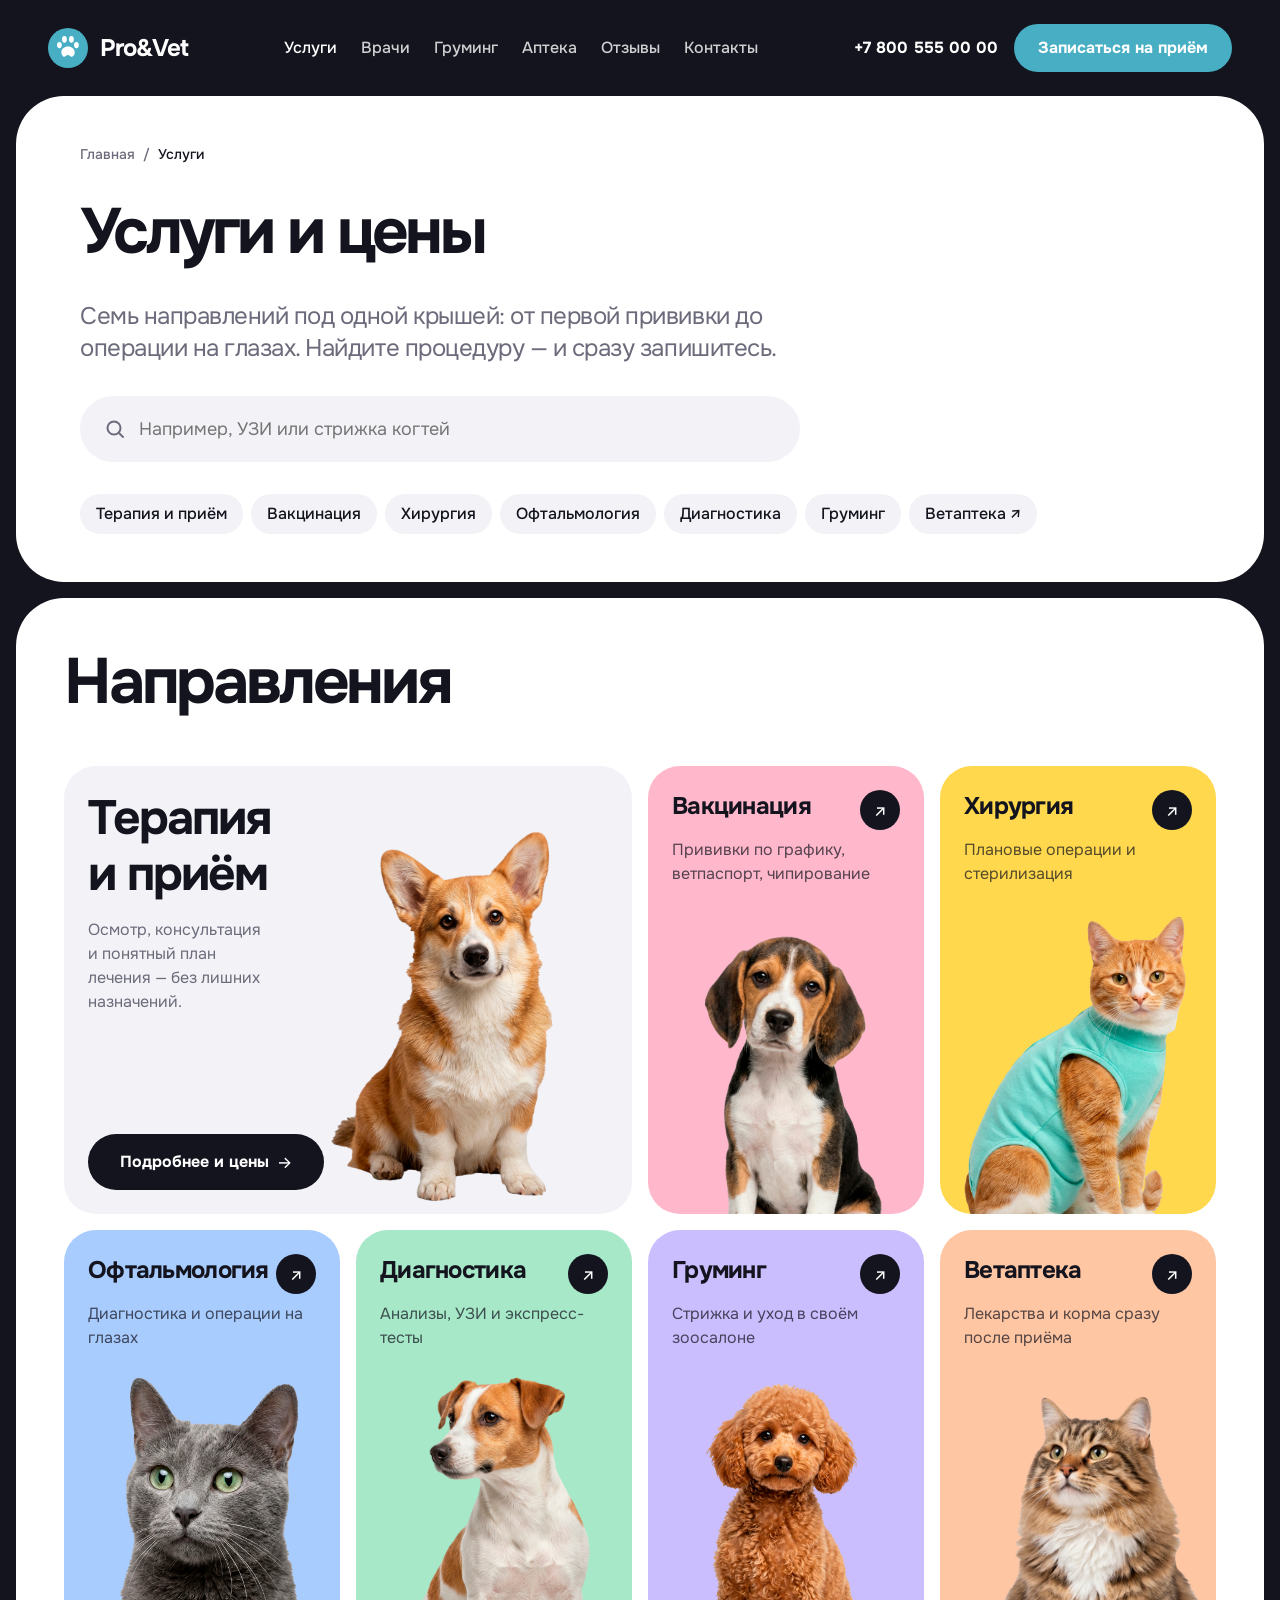
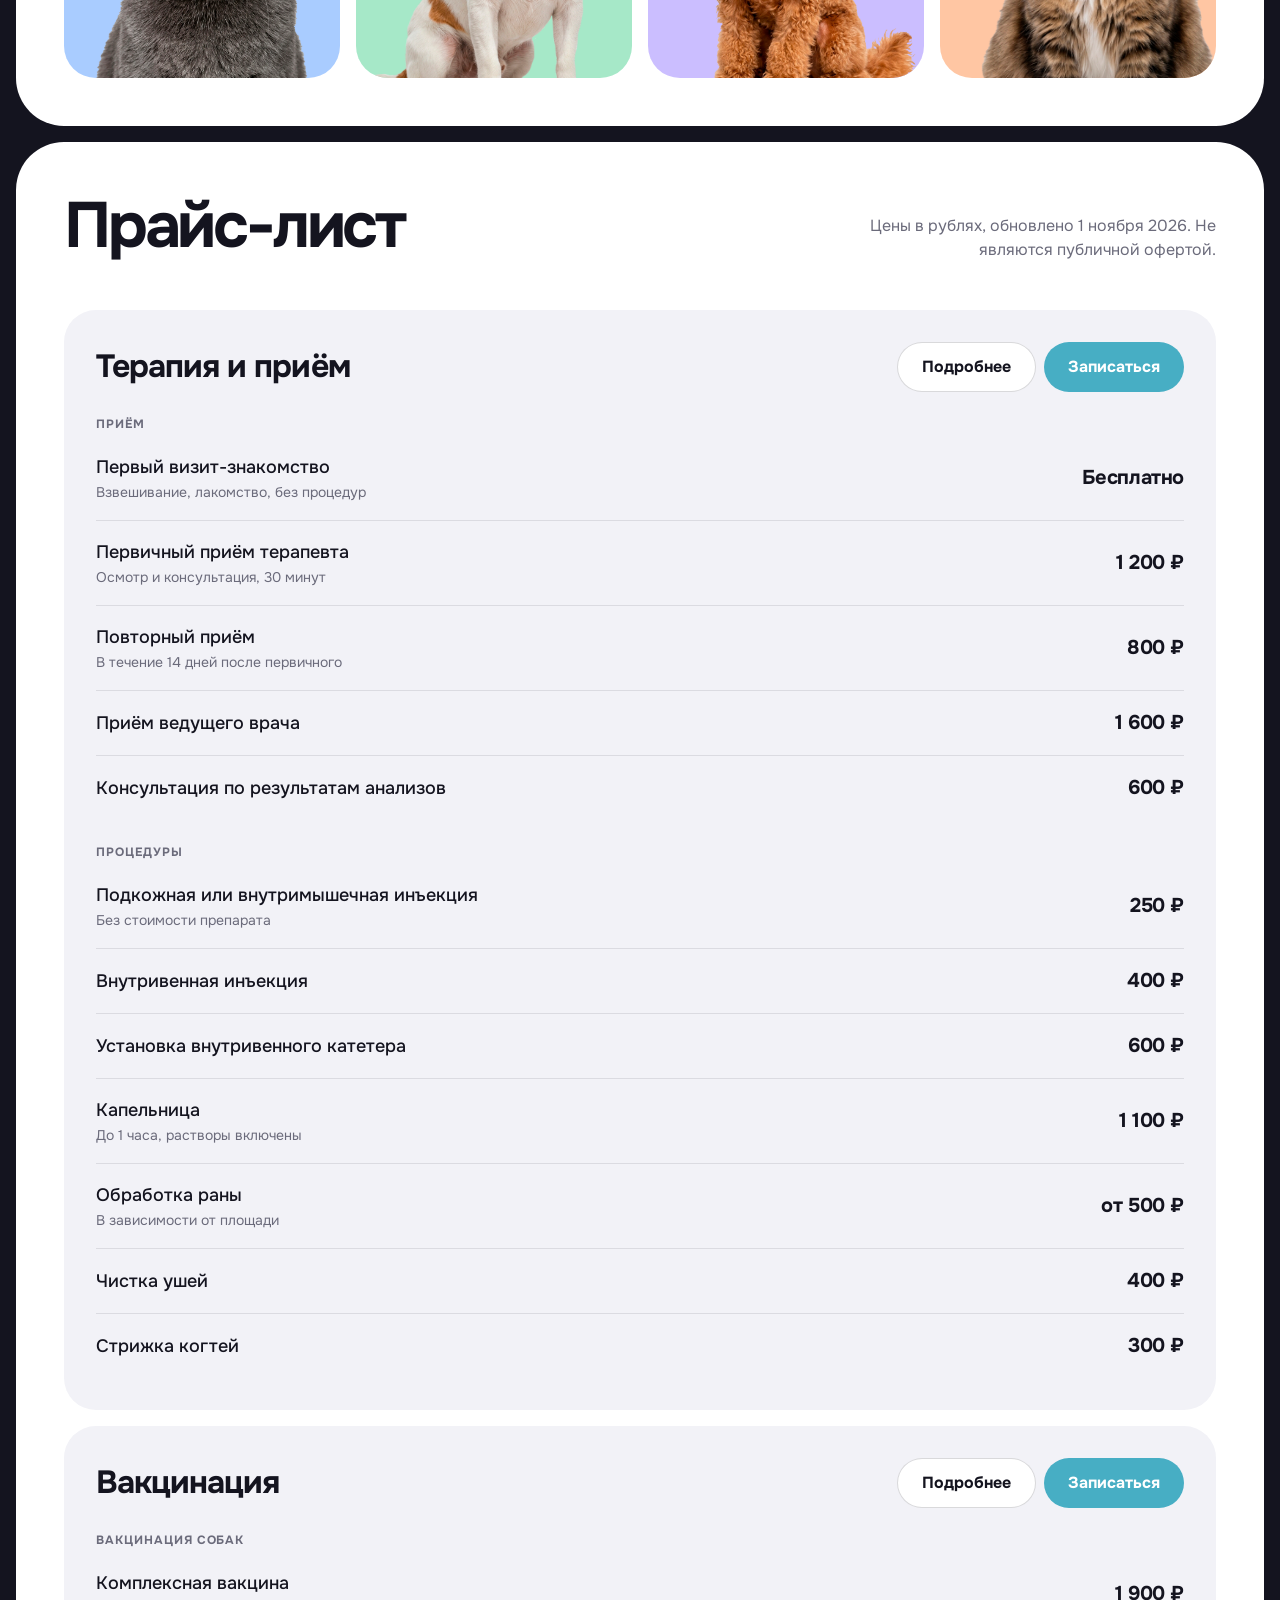
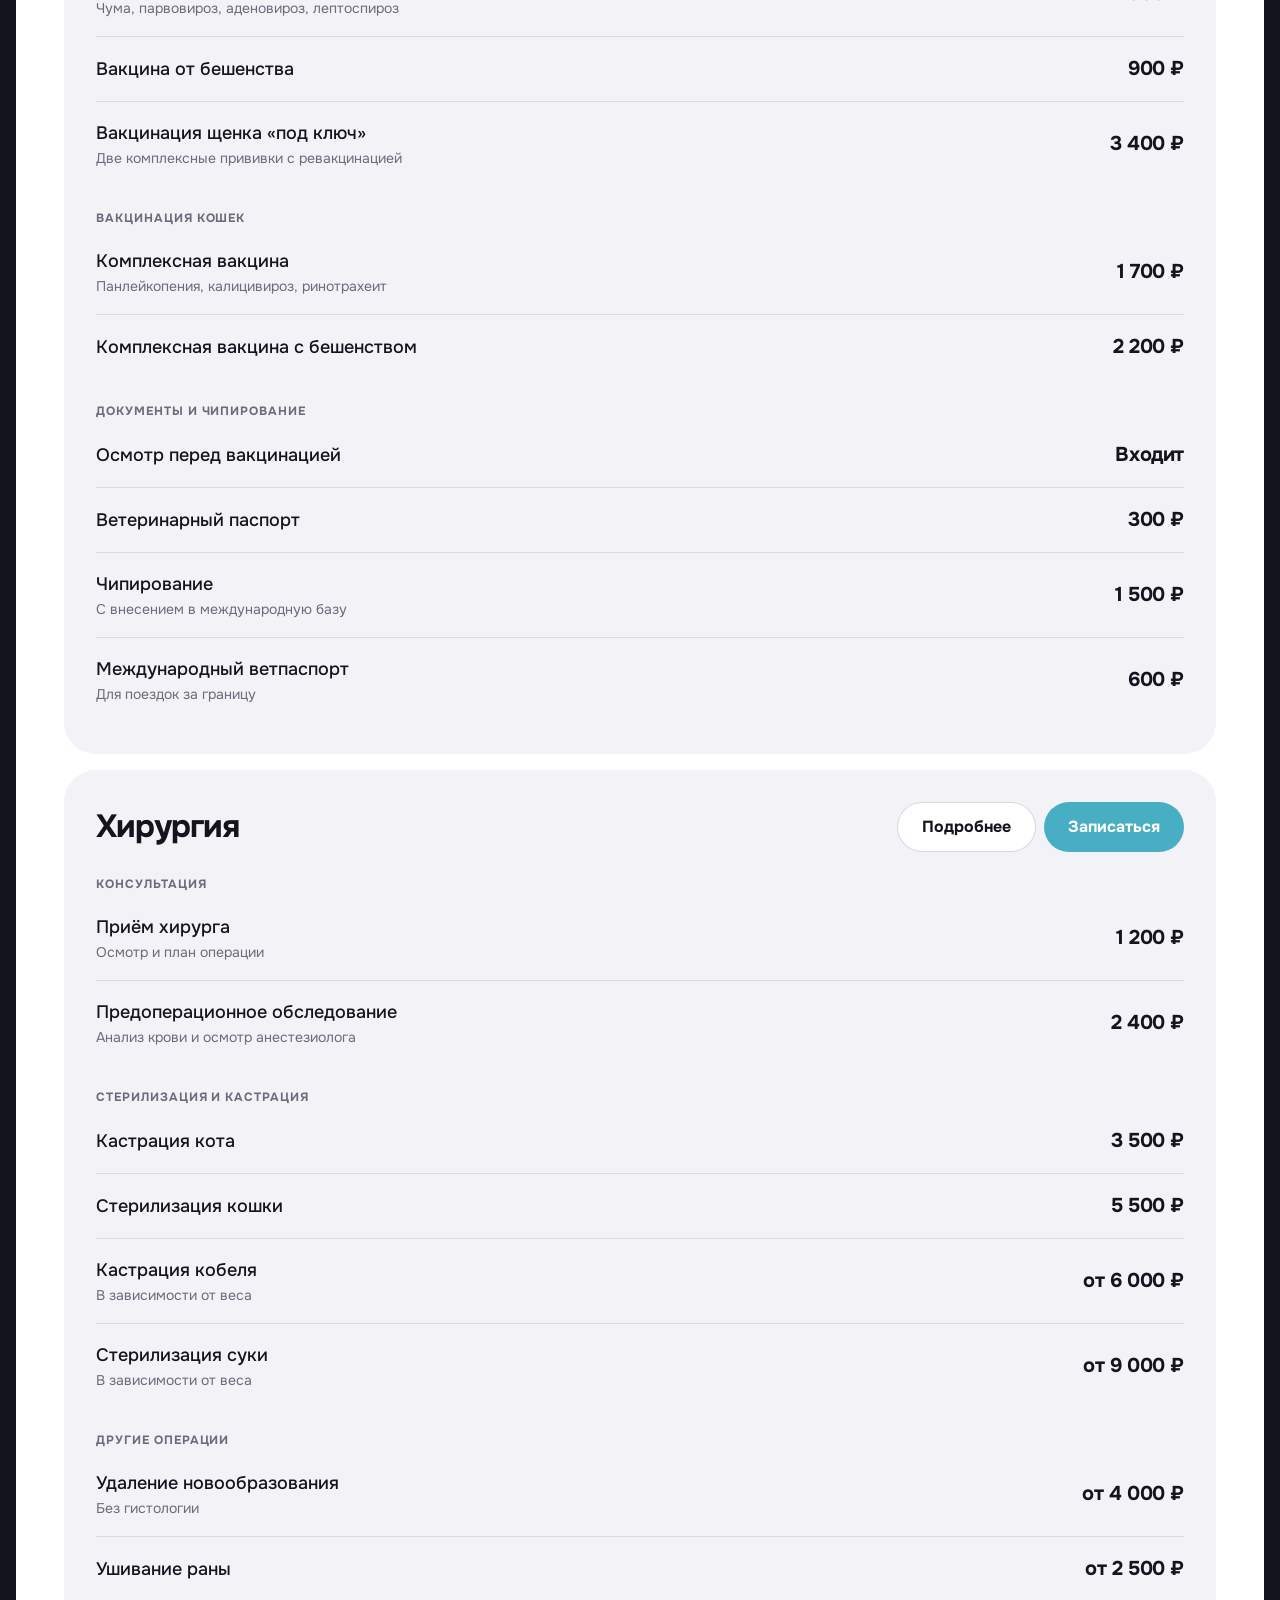
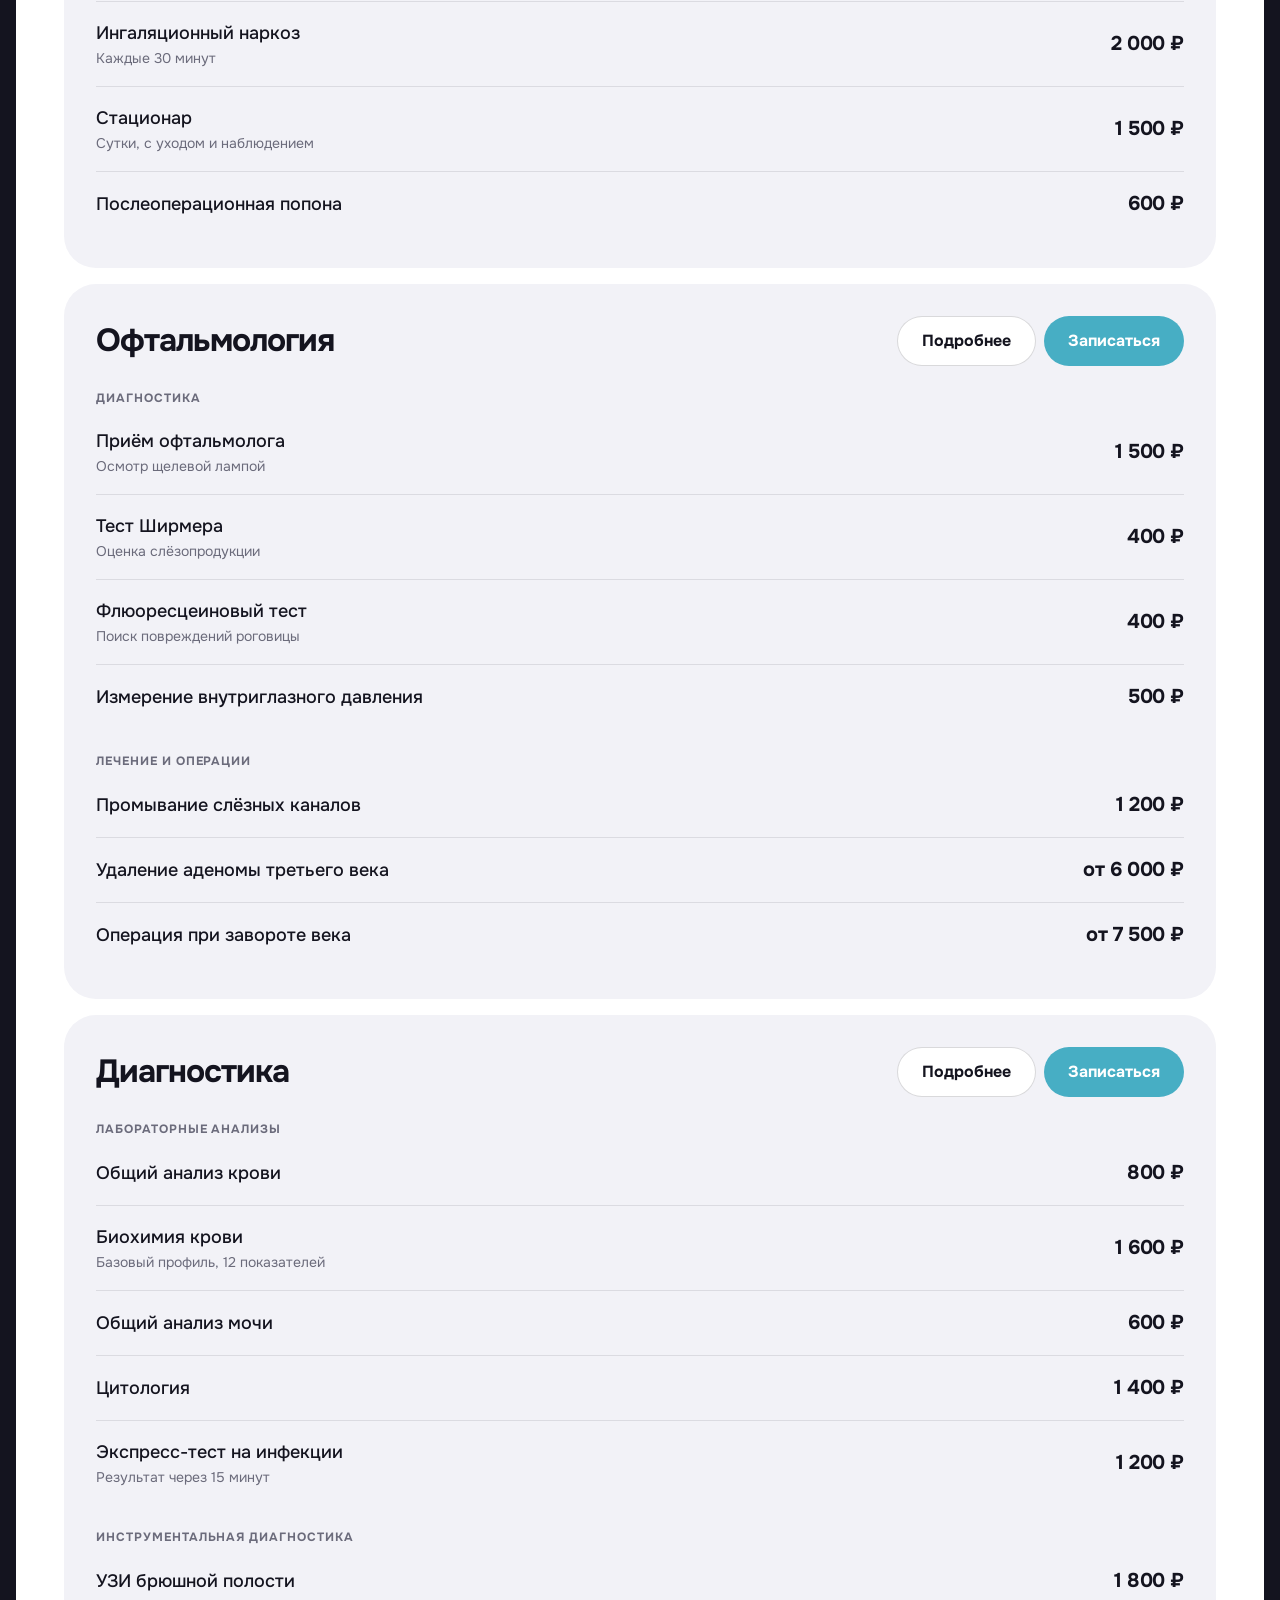
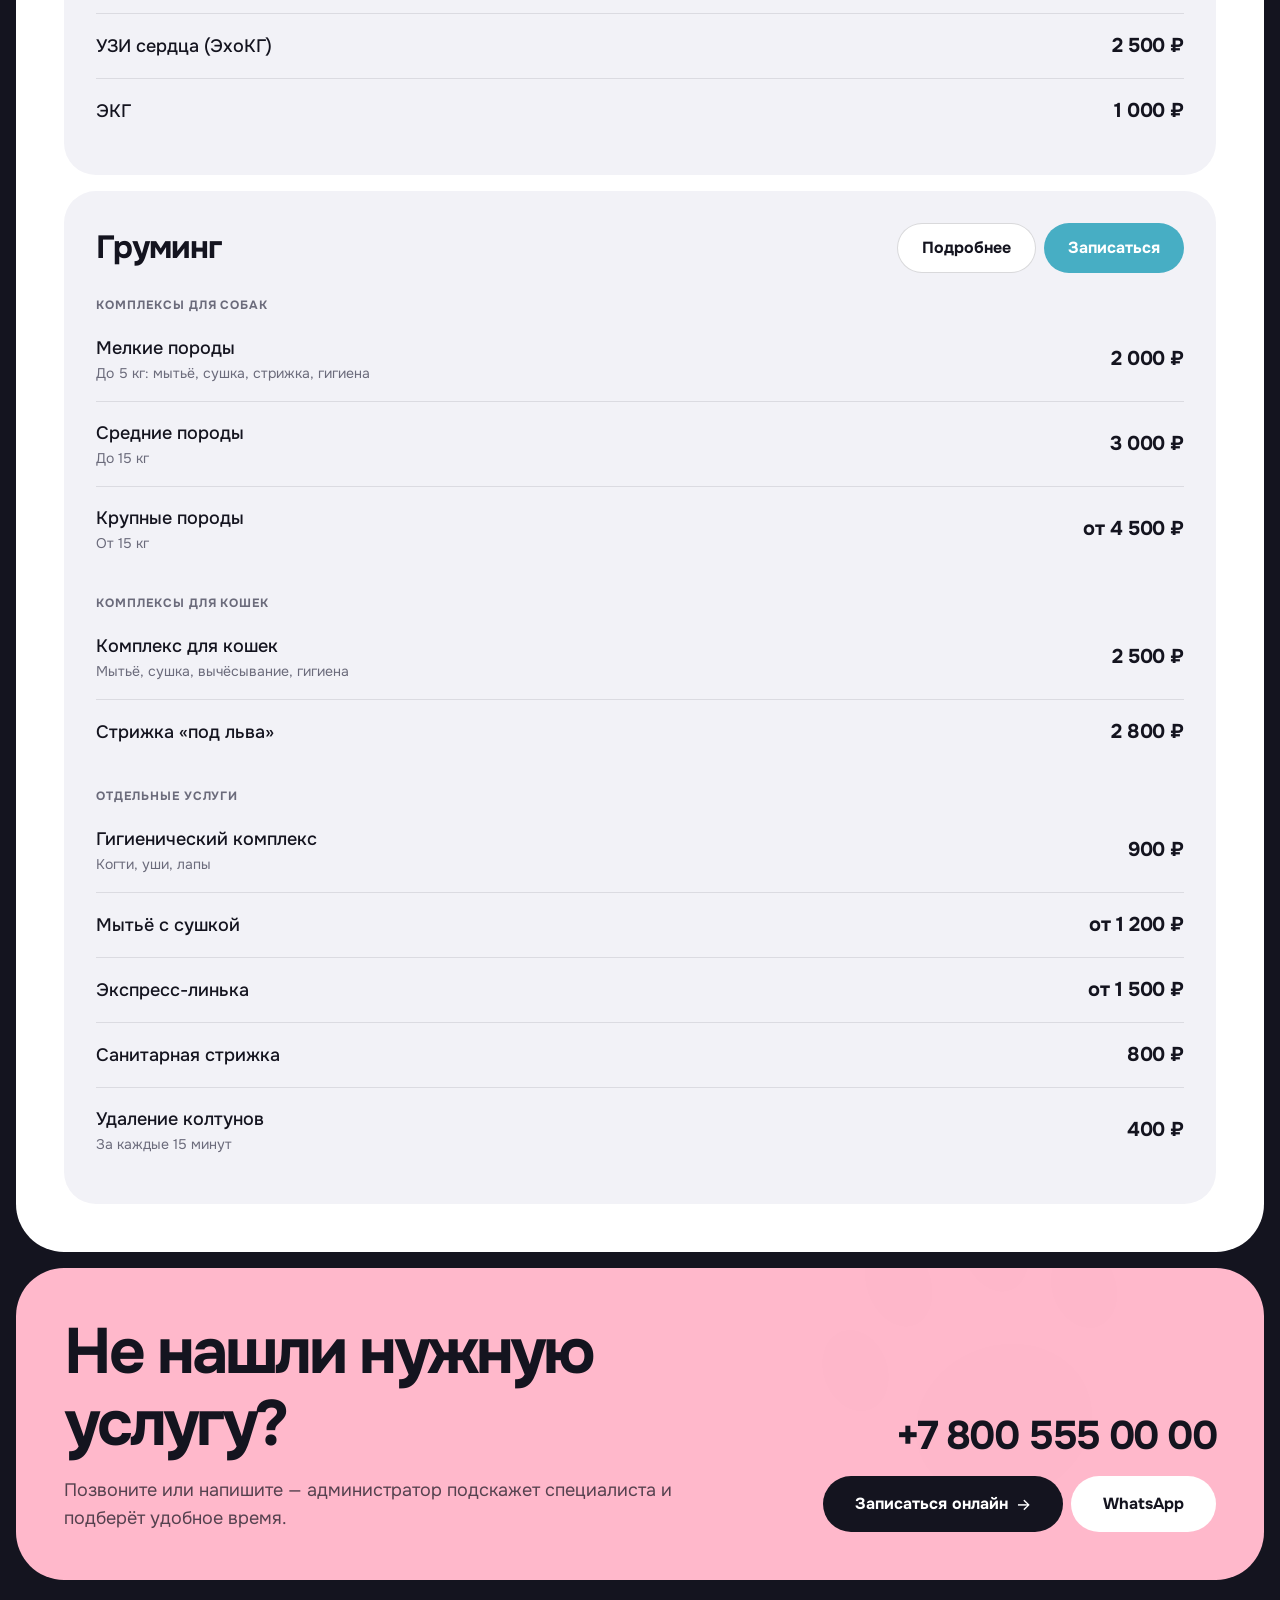
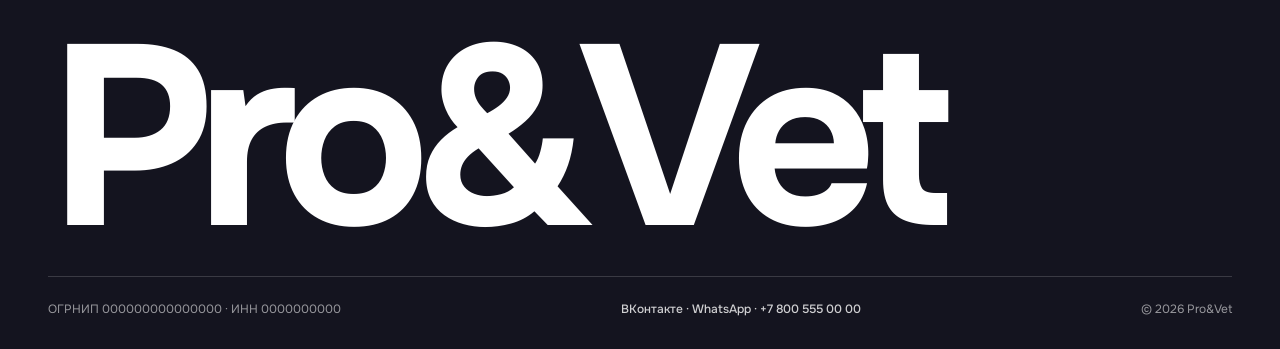
<file: services.html>
<!DOCTYPE html>
<html lang="ru">
<head>
  <meta charset="UTF-8">
  <meta name="viewport" content="width=device-width, initial-scale=1">
  <title>Услуги и цены | Pro&amp;Vet</title>
  <meta name="description" content="Все направления ветклиники Pro&amp;Vet и полный прайс-лист: терапия, вакцинация, хирургия, офтальмология, диагностика, груминг.">
  <link rel="icon" href="img/logo.svg" type="image/svg+xml">
  <link rel="preconnect" href="https://fonts.googleapis.com">
  <link rel="preconnect" href="https://fonts.gstatic.com" crossorigin>
  <link href="https://fonts.googleapis.com/css2?family=Onest:wght@400;500;700;800&display=swap" rel="stylesheet">
  <link href="https://fonts.googleapis.com/css2?family=Inter:wght@500&text=%E2%86%92%E2%86%97%E2%86%90&display=swap" rel="stylesheet">
  <link rel="stylesheet" href="css/style.css">
</head>
<body>
<div class="page">

  <!-- Header -->
  <header class="header">
    <a href="index.html" class="logo" aria-label="Pro&Vet — на главную">
      <img src="img/logo.svg" width="40" height="40" alt="">
      <span>Pro&amp;Vet</span>
    </a>
    <nav class="nav" id="nav">
      <a href="services.html" class="is-current" aria-current="page">Услуги</a>
      <a href="index.html#team">Врачи</a>
      <a href="grooming.html">Груминг</a>
      <a href="pharmacy.html">Аптека</a>
      <a href="index.html#reviews">Отзывы</a>
      <a href="index.html#contacts">Контакты</a>
    </nav>
    <div class="header__actions">
      <a href="tel:+78005550000" class="header__phone">+7 800 555 00 00</a>
      <button class="btn btn--accent btn--sm" data-booking>Записаться на приём</button>
      <button class="burger" id="burger" aria-label="Меню" aria-expanded="false"><span></span><span></span></button>
    </div>
  </header>

  <main class="main">

    <section class="list-hero card">
      <nav class="crumbs" aria-label="Хлебные крошки"><a href="index.html">Главная</a><span aria-hidden="true">/</span><span aria-current="page">Услуги</span></nav>
      <h1 class="svc-hero__title">Услуги и цены</h1>
      <p class="hero__lead">Семь направлений под одной крышей: от первой прививки до операции на&nbsp;глазах. Найдите процедуру — и сразу запишитесь.</p>
      <label class="search">
        <svg width="20" height="20" viewBox="0 0 20 20" fill="none" aria-hidden="true"><circle cx="9" cy="9" r="6.5" stroke="currentColor" stroke-width="2"/><path d="m14 14 4 4" stroke="currentColor" stroke-width="2" stroke-linecap="round"/></svg>
        <input type="search" id="price-search" placeholder="Например, УЗИ или стрижка когтей" autocomplete="off" aria-label="Поиск по прайс-листу">
      </label>
      <div class="chips chips--wrap"><a class="chip chip--lg" href="#p-therapy">Терапия и приём</a><a class="chip chip--lg" href="#p-vaccination">Вакцинация</a><a class="chip chip--lg" href="#p-surgery">Хирургия</a><a class="chip chip--lg" href="#p-ophthalmology">Офтальмология</a><a class="chip chip--lg" href="#p-diagnostics">Диагностика</a><a class="chip chip--lg" href="#p-grooming">Груминг</a><a class="chip chip--lg" href="pharmacy.html">Ветаптека ↗</a></div>
    </section>

    <section class="services card card--pad">
      <div class="sec-head">
        <h2 class="h2">Направления</h2>
      </div>
      <div class="tiles">
        <article class="tile tile--wide">
          <div class="tile__content">
            <div>
              <h3 class="tile__title-lg"><a href="therapy.html">Терапия<br>и приём</a></h3>
              <p class="tile__desc">Осмотр, консультация и&nbsp;понятный план лечения — без лишних назначений.</p>
            </div>
            <a href="therapy.html" class="btn btn--dark">Подробнее и цены <span class="arr">→</span></a>
          </div>
          <a href="therapy.html" class="tile__img tile__img--wide" tabindex="-1" aria-hidden="true"><img src="img/pet5.png" width="848" height="1264" alt="" loading="lazy"></a>
        </article>
        <a class="tile tile--pink" href="vaccination.html">
          <div class="tile__head">
            <div class="tile__row"><h3 class="tile__title">Вакцинация</h3><span class="arrow arrow--dark arrow--sm"><span class="arr">↗</span></span></div>
            <p class="tile__text">Прививки по графику, ветпаспорт, чипирование</p>
          </div>
          <div class="tile__img" style="--w:341px;--h:423px"><img src="img/pet1.png" width="928" height="1152" alt="" loading="lazy"></div>
        </a>
        <a class="tile tile--yellow" href="surgery.html">
          <div class="tile__head">
            <div class="tile__row"><h3 class="tile__title">Хирургия</h3><span class="arrow arrow--dark arrow--sm"><span class="arr">↗</span></span></div>
            <p class="tile__text">Плановые операции и стерилизация</p>
          </div>
          <div class="tile__img" style="--w:306px;--h:380px"><img src="img/pet2.png" width="928" height="1152" alt="" loading="lazy"></div>
        </a>
        <a class="tile tile--blue" href="ophthalmology.html">
          <div class="tile__head">
            <div class="tile__row"><h3 class="tile__title">Офтальмология</h3><span class="arrow arrow--dark arrow--sm"><span class="arr">↗</span></span></div>
            <p class="tile__text">Диагностика и операции на глазах</p>
          </div>
          <div class="tile__img" style="--w:276px;--h:342px"><img src="img/pet3.png" width="928" height="1152" alt="" loading="lazy"></div>
        </a>
        <a class="tile tile--green" href="diagnostics.html">
          <div class="tile__head tile__head--sm">
            <div class="tile__row"><h3 class="tile__title">Диагностика</h3><span class="arrow arrow--dark arrow--sm"><span class="arr">↗</span></span></div>
            <p class="tile__text">Анализы, УЗИ и экспресс-тесты</p>
          </div>
          <div class="tile__img" style="--w:340px;--h:422px"><img src="img/pet4.png" width="928" height="1152" alt="" loading="lazy"></div>
        </a>
        <a class="tile tile--violet" href="grooming.html">
          <div class="tile__head">
            <div class="tile__row"><h3 class="tile__title">Груминг</h3><span class="arrow arrow--dark arrow--sm"><span class="arr">↗</span></span></div>
            <p class="tile__text">Стрижка и уход в своём зоосалоне</p>
          </div>
          <div class="tile__img" style="--w:300px;--h:372px"><img src="img/pet7.png" width="928" height="1152" alt="" loading="lazy"></div>
        </a>
        <a class="tile tile--peach" href="pharmacy.html">
          <div class="tile__head">
            <div class="tile__row"><h3 class="tile__title">Ветаптека</h3><span class="arrow arrow--dark arrow--sm"><span class="arr">↗</span></span></div>
            <p class="tile__text">Лекарства и&nbsp;корма сразу после приёма</p>
          </div>
          <div class="tile__img tile__img--crop" style="--w:402px;--h:479px"><img src="img/pet6.png" width="928" height="1152" alt="" loading="lazy"></div>
        </a>
      </div>
    </section>

    <section class="price-all card card--pad" id="prices">
      <div class="sec-head sec-head--end">
        <h2 class="h2">Прайс-лист</h2>
        <p class="price__note price__note--right">Цены в рублях, обновлено 1&nbsp;ноября 2026. Не являются публичной офертой.</p>
      </div>
      <div class="price-blocks" id="price-blocks">
        <div class="price-block" id="p-therapy" data-scope>
          <div class="price-block__head">
            <h3 class="price-block__title"><a href="therapy.html">Терапия и приём</a></h3>
            <div class="price-block__actions">
              <a href="therapy.html" class="btn btn--outline btn--sm">Подробнее</a>
              <button class="btn btn--accent btn--sm" data-booking="therapy">Записаться</button>
            </div>
          </div>
          <div class="price-group"><h4 class="price-group__sub">Приём</h4><ul class="price-list"><li class="price-row"><div><p class="price-row__name">Первый визит-знакомство</p><p class="price-row__note">Взвешивание, лакомство, без процедур</p></div><span class="price-row__val">Бесплатно</span></li><li class="price-row"><div><p class="price-row__name">Первичный приём терапевта</p><p class="price-row__note">Осмотр и консультация, 30 минут</p></div><span class="price-row__val">1&nbsp;200&nbsp;₽</span></li><li class="price-row"><div><p class="price-row__name">Повторный приём</p><p class="price-row__note">В течение 14 дней после первичного</p></div><span class="price-row__val">800&nbsp;₽</span></li><li class="price-row"><div><p class="price-row__name">Приём ведущего врача</p></div><span class="price-row__val">1&nbsp;600&nbsp;₽</span></li><li class="price-row"><div><p class="price-row__name">Консультация по результатам анализов</p></div><span class="price-row__val">600&nbsp;₽</span></li></ul></div><div class="price-group"><h4 class="price-group__sub">Процедуры</h4><ul class="price-list"><li class="price-row"><div><p class="price-row__name">Подкожная или внутримышечная инъекция</p><p class="price-row__note">Без стоимости препарата</p></div><span class="price-row__val">250&nbsp;₽</span></li><li class="price-row"><div><p class="price-row__name">Внутривенная инъекция</p></div><span class="price-row__val">400&nbsp;₽</span></li><li class="price-row"><div><p class="price-row__name">Установка внутривенного катетера</p></div><span class="price-row__val">600&nbsp;₽</span></li><li class="price-row"><div><p class="price-row__name">Капельница</p><p class="price-row__note">До 1 часа, растворы включены</p></div><span class="price-row__val">1&nbsp;100&nbsp;₽</span></li><li class="price-row"><div><p class="price-row__name">Обработка раны</p><p class="price-row__note">В зависимости от площади</p></div><span class="price-row__val">от&nbsp;500&nbsp;₽</span></li><li class="price-row"><div><p class="price-row__name">Чистка ушей</p></div><span class="price-row__val">400&nbsp;₽</span></li><li class="price-row"><div><p class="price-row__name">Стрижка когтей</p></div><span class="price-row__val">300&nbsp;₽</span></li></ul></div>
        </div>
        <div class="price-block" id="p-vaccination" data-scope>
          <div class="price-block__head">
            <h3 class="price-block__title"><a href="vaccination.html">Вакцинация</a></h3>
            <div class="price-block__actions">
              <a href="vaccination.html" class="btn btn--outline btn--sm">Подробнее</a>
              <button class="btn btn--accent btn--sm" data-booking="vaccination">Записаться</button>
            </div>
          </div>
          <div class="price-group"><h4 class="price-group__sub">Вакцинация собак</h4><ul class="price-list"><li class="price-row"><div><p class="price-row__name">Комплексная вакцина</p><p class="price-row__note">Чума, парвовироз, аденовироз, лептоспироз</p></div><span class="price-row__val">1&nbsp;900&nbsp;₽</span></li><li class="price-row"><div><p class="price-row__name">Вакцина от бешенства</p></div><span class="price-row__val">900&nbsp;₽</span></li><li class="price-row"><div><p class="price-row__name">Вакцинация щенка «под ключ»</p><p class="price-row__note">Две комплексные прививки с ревакцинацией</p></div><span class="price-row__val">3&nbsp;400&nbsp;₽</span></li></ul></div><div class="price-group"><h4 class="price-group__sub">Вакцинация кошек</h4><ul class="price-list"><li class="price-row"><div><p class="price-row__name">Комплексная вакцина</p><p class="price-row__note">Панлейкопения, калицивироз, ринотрахеит</p></div><span class="price-row__val">1&nbsp;700&nbsp;₽</span></li><li class="price-row"><div><p class="price-row__name">Комплексная вакцина с бешенством</p></div><span class="price-row__val">2&nbsp;200&nbsp;₽</span></li></ul></div><div class="price-group"><h4 class="price-group__sub">Документы и чипирование</h4><ul class="price-list"><li class="price-row"><div><p class="price-row__name">Осмотр перед вакцинацией</p></div><span class="price-row__val">Входит</span></li><li class="price-row"><div><p class="price-row__name">Ветеринарный паспорт</p></div><span class="price-row__val">300&nbsp;₽</span></li><li class="price-row"><div><p class="price-row__name">Чипирование</p><p class="price-row__note">С внесением в международную базу</p></div><span class="price-row__val">1&nbsp;500&nbsp;₽</span></li><li class="price-row"><div><p class="price-row__name">Международный ветпаспорт</p><p class="price-row__note">Для поездок за границу</p></div><span class="price-row__val">600&nbsp;₽</span></li></ul></div>
        </div>
        <div class="price-block" id="p-surgery" data-scope>
          <div class="price-block__head">
            <h3 class="price-block__title"><a href="surgery.html">Хирургия</a></h3>
            <div class="price-block__actions">
              <a href="surgery.html" class="btn btn--outline btn--sm">Подробнее</a>
              <button class="btn btn--accent btn--sm" data-booking="surgery">Записаться</button>
            </div>
          </div>
          <div class="price-group"><h4 class="price-group__sub">Консультация</h4><ul class="price-list"><li class="price-row"><div><p class="price-row__name">Приём хирурга</p><p class="price-row__note">Осмотр и план операции</p></div><span class="price-row__val">1&nbsp;200&nbsp;₽</span></li><li class="price-row"><div><p class="price-row__name">Предоперационное обследование</p><p class="price-row__note">Анализ крови и осмотр анестезиолога</p></div><span class="price-row__val">2&nbsp;400&nbsp;₽</span></li></ul></div><div class="price-group"><h4 class="price-group__sub">Стерилизация и кастрация</h4><ul class="price-list"><li class="price-row"><div><p class="price-row__name">Кастрация кота</p></div><span class="price-row__val">3&nbsp;500&nbsp;₽</span></li><li class="price-row"><div><p class="price-row__name">Стерилизация кошки</p></div><span class="price-row__val">5&nbsp;500&nbsp;₽</span></li><li class="price-row"><div><p class="price-row__name">Кастрация кобеля</p><p class="price-row__note">В зависимости от веса</p></div><span class="price-row__val">от&nbsp;6&nbsp;000&nbsp;₽</span></li><li class="price-row"><div><p class="price-row__name">Стерилизация суки</p><p class="price-row__note">В зависимости от веса</p></div><span class="price-row__val">от&nbsp;9&nbsp;000&nbsp;₽</span></li></ul></div><div class="price-group"><h4 class="price-group__sub">Другие операции</h4><ul class="price-list"><li class="price-row"><div><p class="price-row__name">Удаление новообразования</p><p class="price-row__note">Без гистологии</p></div><span class="price-row__val">от&nbsp;4&nbsp;000&nbsp;₽</span></li><li class="price-row"><div><p class="price-row__name">Ушивание раны</p></div><span class="price-row__val">от&nbsp;2&nbsp;500&nbsp;₽</span></li><li class="price-row"><div><p class="price-row__name">Ингаляционный наркоз</p><p class="price-row__note">Каждые 30 минут</p></div><span class="price-row__val">2&nbsp;000&nbsp;₽</span></li><li class="price-row"><div><p class="price-row__name">Стационар</p><p class="price-row__note">Сутки, с уходом и наблюдением</p></div><span class="price-row__val">1&nbsp;500&nbsp;₽</span></li><li class="price-row"><div><p class="price-row__name">Послеоперационная попона</p></div><span class="price-row__val">600&nbsp;₽</span></li></ul></div>
        </div>
        <div class="price-block" id="p-ophthalmology" data-scope>
          <div class="price-block__head">
            <h3 class="price-block__title"><a href="ophthalmology.html">Офтальмология</a></h3>
            <div class="price-block__actions">
              <a href="ophthalmology.html" class="btn btn--outline btn--sm">Подробнее</a>
              <button class="btn btn--accent btn--sm" data-booking="ophthalmology">Записаться</button>
            </div>
          </div>
          <div class="price-group"><h4 class="price-group__sub">Диагностика</h4><ul class="price-list"><li class="price-row"><div><p class="price-row__name">Приём офтальмолога</p><p class="price-row__note">Осмотр щелевой лампой</p></div><span class="price-row__val">1&nbsp;500&nbsp;₽</span></li><li class="price-row"><div><p class="price-row__name">Тест Ширмера</p><p class="price-row__note">Оценка слёзопродукции</p></div><span class="price-row__val">400&nbsp;₽</span></li><li class="price-row"><div><p class="price-row__name">Флюоресцеиновый тест</p><p class="price-row__note">Поиск повреждений роговицы</p></div><span class="price-row__val">400&nbsp;₽</span></li><li class="price-row"><div><p class="price-row__name">Измерение внутриглазного давления</p></div><span class="price-row__val">500&nbsp;₽</span></li></ul></div><div class="price-group"><h4 class="price-group__sub">Лечение и операции</h4><ul class="price-list"><li class="price-row"><div><p class="price-row__name">Промывание слёзных каналов</p></div><span class="price-row__val">1&nbsp;200&nbsp;₽</span></li><li class="price-row"><div><p class="price-row__name">Удаление аденомы третьего века</p></div><span class="price-row__val">от&nbsp;6&nbsp;000&nbsp;₽</span></li><li class="price-row"><div><p class="price-row__name">Операция при завороте века</p></div><span class="price-row__val">от&nbsp;7&nbsp;500&nbsp;₽</span></li></ul></div>
        </div>
        <div class="price-block" id="p-diagnostics" data-scope>
          <div class="price-block__head">
            <h3 class="price-block__title"><a href="diagnostics.html">Диагностика</a></h3>
            <div class="price-block__actions">
              <a href="diagnostics.html" class="btn btn--outline btn--sm">Подробнее</a>
              <button class="btn btn--accent btn--sm" data-booking="diagnostics">Записаться</button>
            </div>
          </div>
          <div class="price-group"><h4 class="price-group__sub">Лабораторные анализы</h4><ul class="price-list"><li class="price-row"><div><p class="price-row__name">Общий анализ крови</p></div><span class="price-row__val">800&nbsp;₽</span></li><li class="price-row"><div><p class="price-row__name">Биохимия крови</p><p class="price-row__note">Базовый профиль, 12 показателей</p></div><span class="price-row__val">1&nbsp;600&nbsp;₽</span></li><li class="price-row"><div><p class="price-row__name">Общий анализ мочи</p></div><span class="price-row__val">600&nbsp;₽</span></li><li class="price-row"><div><p class="price-row__name">Цитология</p></div><span class="price-row__val">1&nbsp;400&nbsp;₽</span></li><li class="price-row"><div><p class="price-row__name">Экспресс-тест на инфекции</p><p class="price-row__note">Результат через 15 минут</p></div><span class="price-row__val">1&nbsp;200&nbsp;₽</span></li></ul></div><div class="price-group"><h4 class="price-group__sub">Инструментальная диагностика</h4><ul class="price-list"><li class="price-row"><div><p class="price-row__name">УЗИ брюшной полости</p></div><span class="price-row__val">1&nbsp;800&nbsp;₽</span></li><li class="price-row"><div><p class="price-row__name">УЗИ сердца (ЭхоКГ)</p></div><span class="price-row__val">2&nbsp;500&nbsp;₽</span></li><li class="price-row"><div><p class="price-row__name">ЭКГ</p></div><span class="price-row__val">1&nbsp;000&nbsp;₽</span></li></ul></div>
        </div>
        <div class="price-block" id="p-grooming" data-scope>
          <div class="price-block__head">
            <h3 class="price-block__title"><a href="grooming.html">Груминг</a></h3>
            <div class="price-block__actions">
              <a href="grooming.html" class="btn btn--outline btn--sm">Подробнее</a>
              <button class="btn btn--accent btn--sm" data-booking="grooming">Записаться</button>
            </div>
          </div>
          <div class="price-group"><h4 class="price-group__sub">Комплексы для собак</h4><ul class="price-list"><li class="price-row"><div><p class="price-row__name">Мелкие породы</p><p class="price-row__note">До 5 кг: мытьё, сушка, стрижка, гигиена</p></div><span class="price-row__val">2&nbsp;000&nbsp;₽</span></li><li class="price-row"><div><p class="price-row__name">Средние породы</p><p class="price-row__note">До 15 кг</p></div><span class="price-row__val">3&nbsp;000&nbsp;₽</span></li><li class="price-row"><div><p class="price-row__name">Крупные породы</p><p class="price-row__note">От 15 кг</p></div><span class="price-row__val">от&nbsp;4&nbsp;500&nbsp;₽</span></li></ul></div><div class="price-group"><h4 class="price-group__sub">Комплексы для кошек</h4><ul class="price-list"><li class="price-row"><div><p class="price-row__name">Комплекс для кошек</p><p class="price-row__note">Мытьё, сушка, вычёсывание, гигиена</p></div><span class="price-row__val">2&nbsp;500&nbsp;₽</span></li><li class="price-row"><div><p class="price-row__name">Стрижка «под льва»</p></div><span class="price-row__val">2&nbsp;800&nbsp;₽</span></li></ul></div><div class="price-group"><h4 class="price-group__sub">Отдельные услуги</h4><ul class="price-list"><li class="price-row"><div><p class="price-row__name">Гигиенический комплекс</p><p class="price-row__note">Когти, уши, лапы</p></div><span class="price-row__val">900&nbsp;₽</span></li><li class="price-row"><div><p class="price-row__name">Мытьё с сушкой</p></div><span class="price-row__val">от&nbsp;1&nbsp;200&nbsp;₽</span></li><li class="price-row"><div><p class="price-row__name">Экспресс-линька</p></div><span class="price-row__val">от&nbsp;1&nbsp;500&nbsp;₽</span></li><li class="price-row"><div><p class="price-row__name">Санитарная стрижка</p></div><span class="price-row__val">800&nbsp;₽</span></li><li class="price-row"><div><p class="price-row__name">Удаление колтунов</p><p class="price-row__note">За каждые 15 минут</p></div><span class="price-row__val">400&nbsp;₽</span></li></ul></div>
        </div>
        <div class="slots__empty" id="price-empty" hidden><b>Ничего не нашлось</b>Попробуйте другое слово или позвоните нам — подскажем</div>
      </div>
    </section>

    <section class="cta">
      <img class="cta__paw" src="img/paw-big.svg" width="320" height="320" alt="" aria-hidden="true">
      <div class="cta__text">
        <h2 class="h2">Не нашли нужную услугу?</h2>
        <p>Позвоните или напишите — администратор подскажет специалиста и подберёт удобное время.</p>
      </div>
      <div class="cta__actions">
        <a href="tel:+78005550000" class="cta__phone">+7 800 555 00 00</a>
        <div class="chips chips--lg chips--wrap">
          <button class="btn btn--dark" data-booking>Записаться онлайн <span class="arr">→</span></button>
          <a href="https://wa.me/78005550000" target="_blank" rel="noopener" class="btn btn--white-solid">WhatsApp</a>
        </div>
      </div>
    </section>
  </main>

  <!-- Footer -->
  <footer class="footer">
    <p class="footer__mark">Pro&amp;Vet</p>
    <div class="footer__bottom">
      <p class="footer__muted">ОГРНИП 000000000000000 · ИНН 0000000000</p>
      <p class="footer__links"><a href="https://vk.com/" target="_blank" rel="noopener">ВКонтакте</a> · <a href="https://wa.me/78005550000" target="_blank" rel="noopener">WhatsApp</a> · <a href="tel:+78005550000">+7 800 555 00 00</a></p>
      <p class="footer__muted">© 2026 Pro&amp;Vet</p>
    </div>
  </footer>
</div>

<div class="toast" id="toast" role="status" aria-live="polite"></div>

<script src="js/main.js"></script>
</body>
</html>
</file>
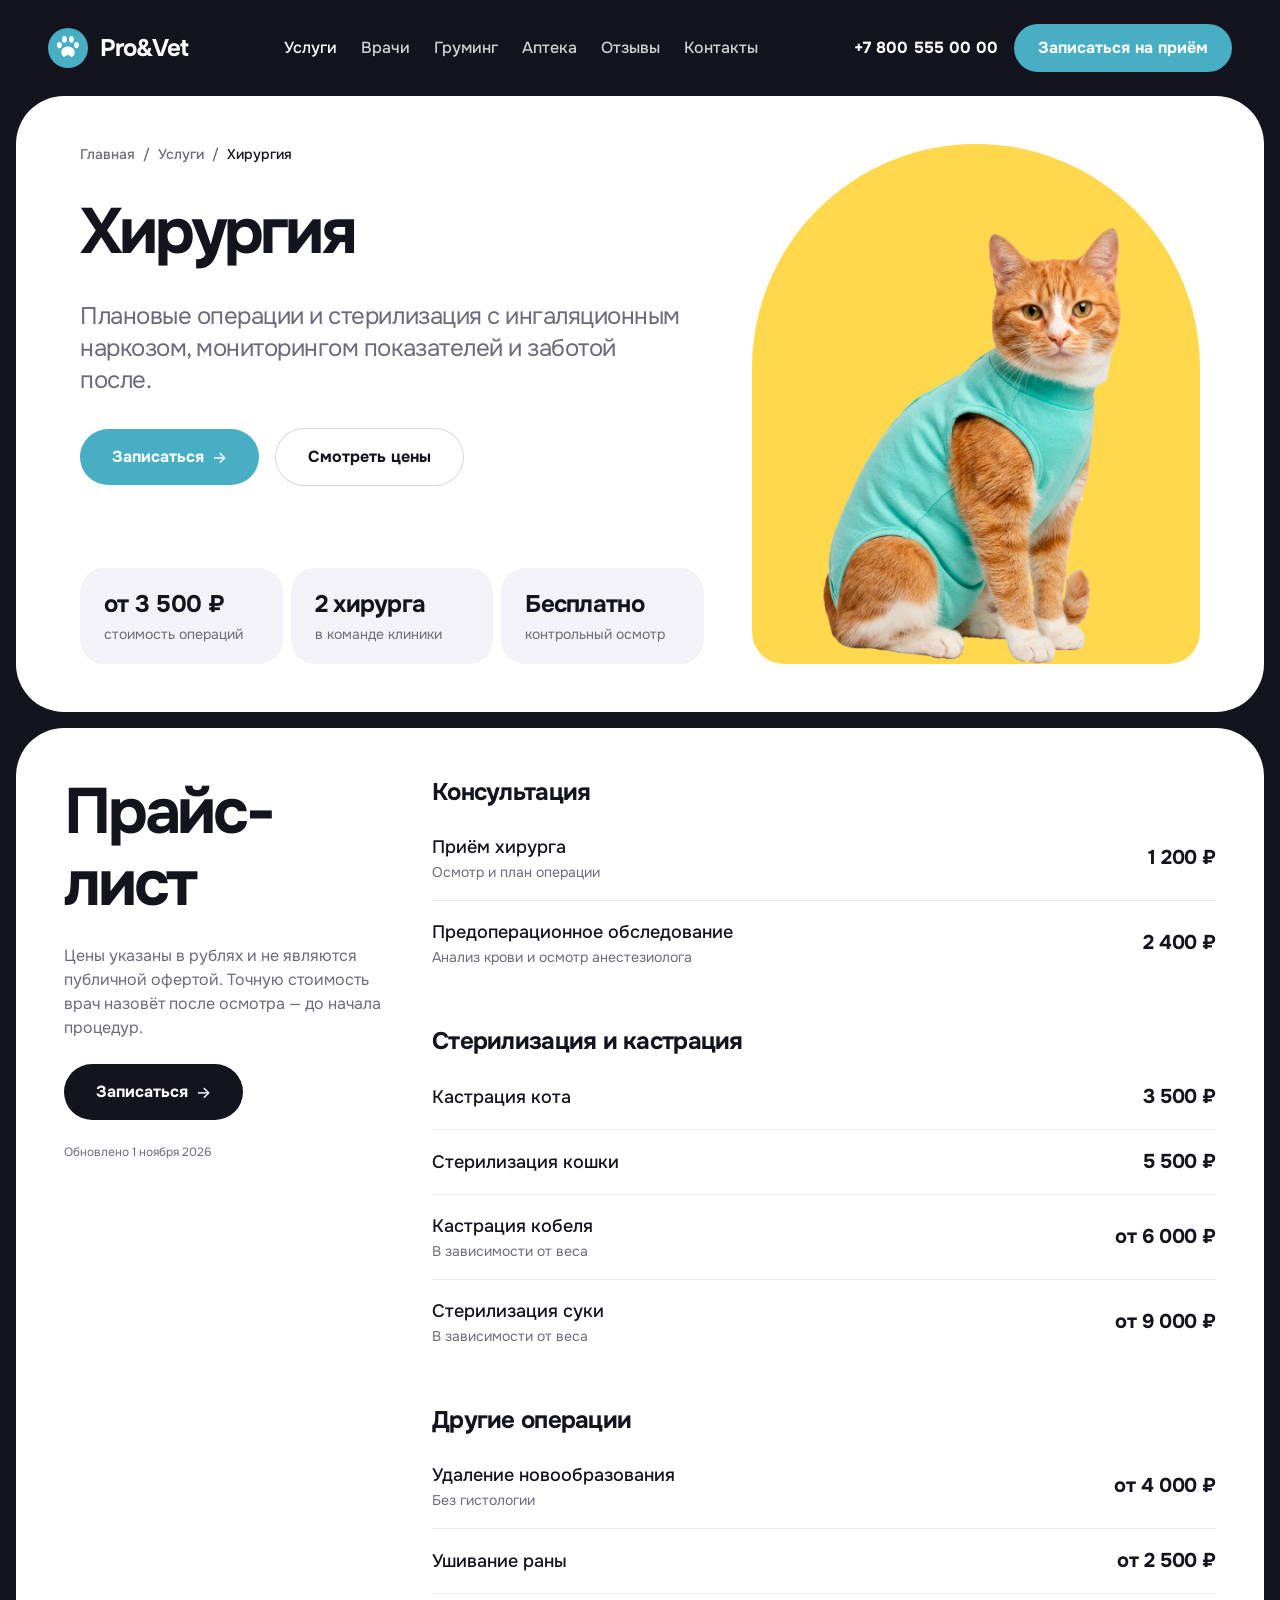
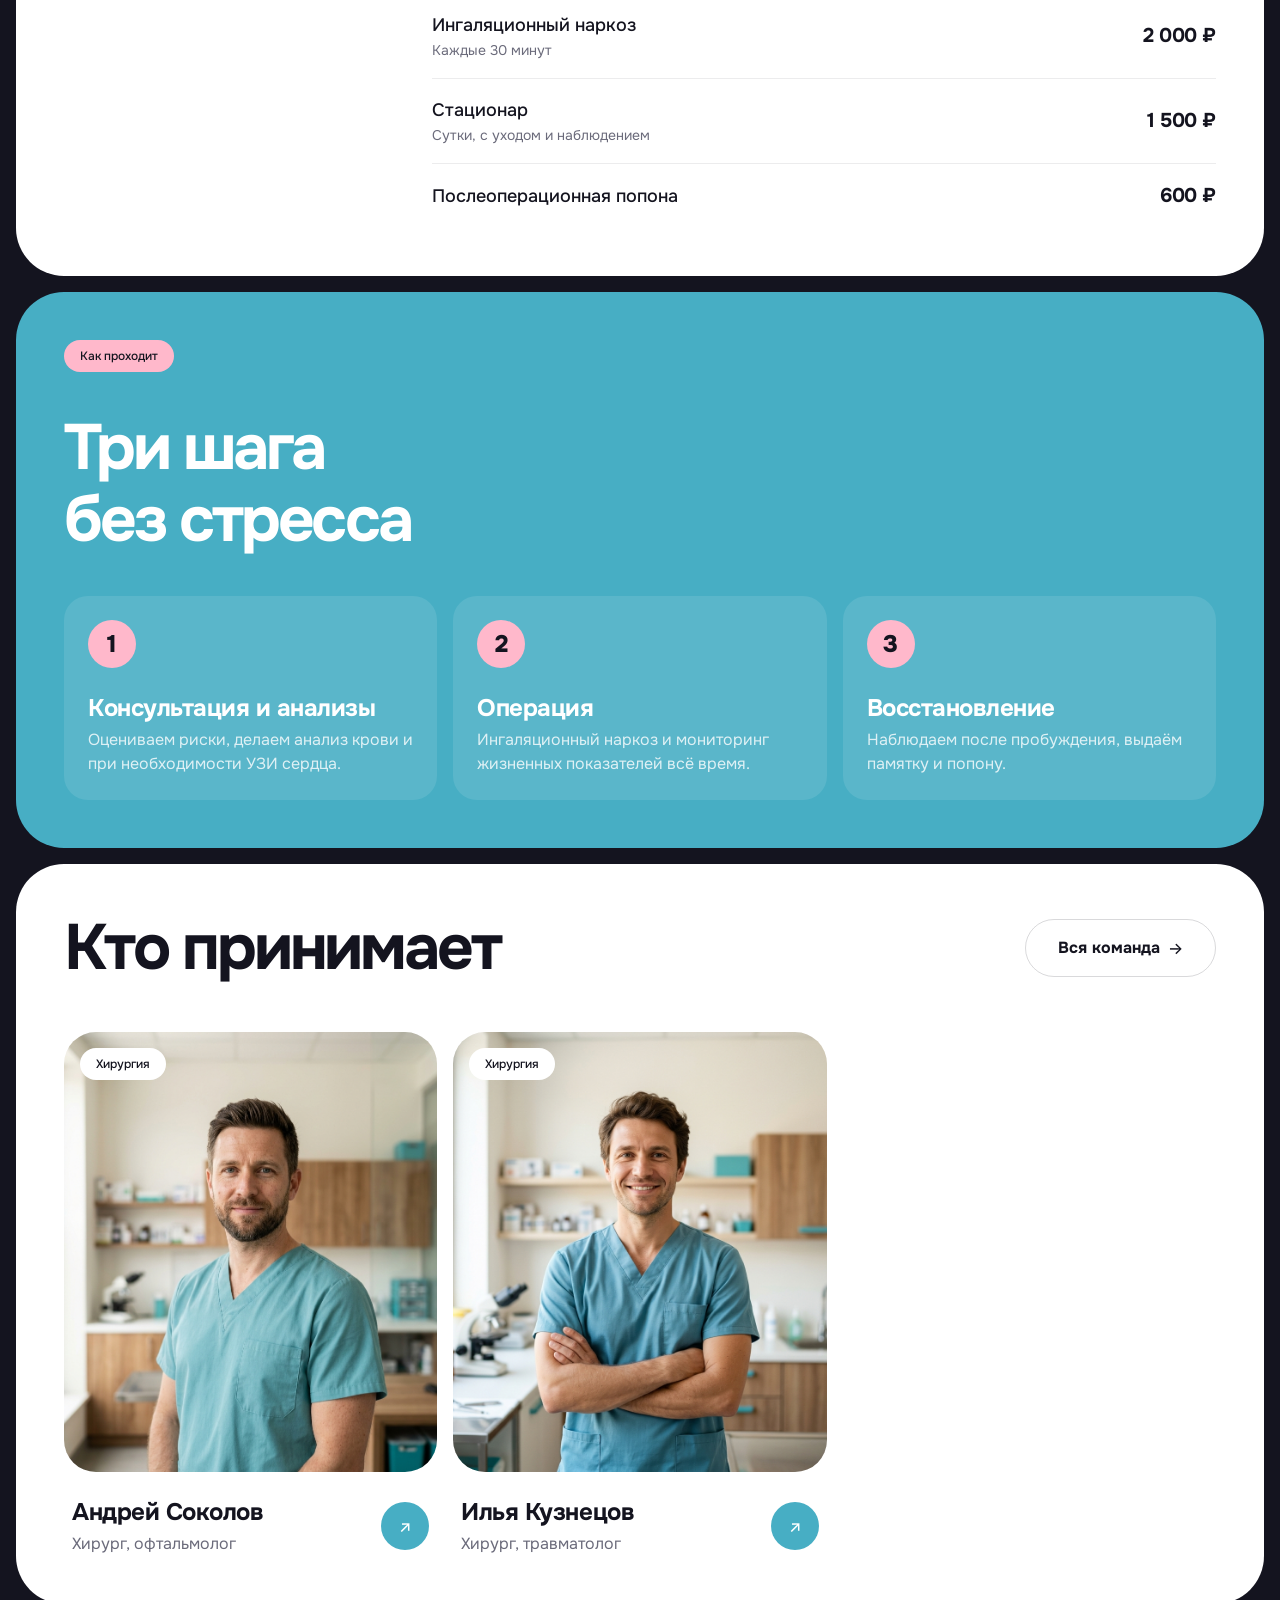
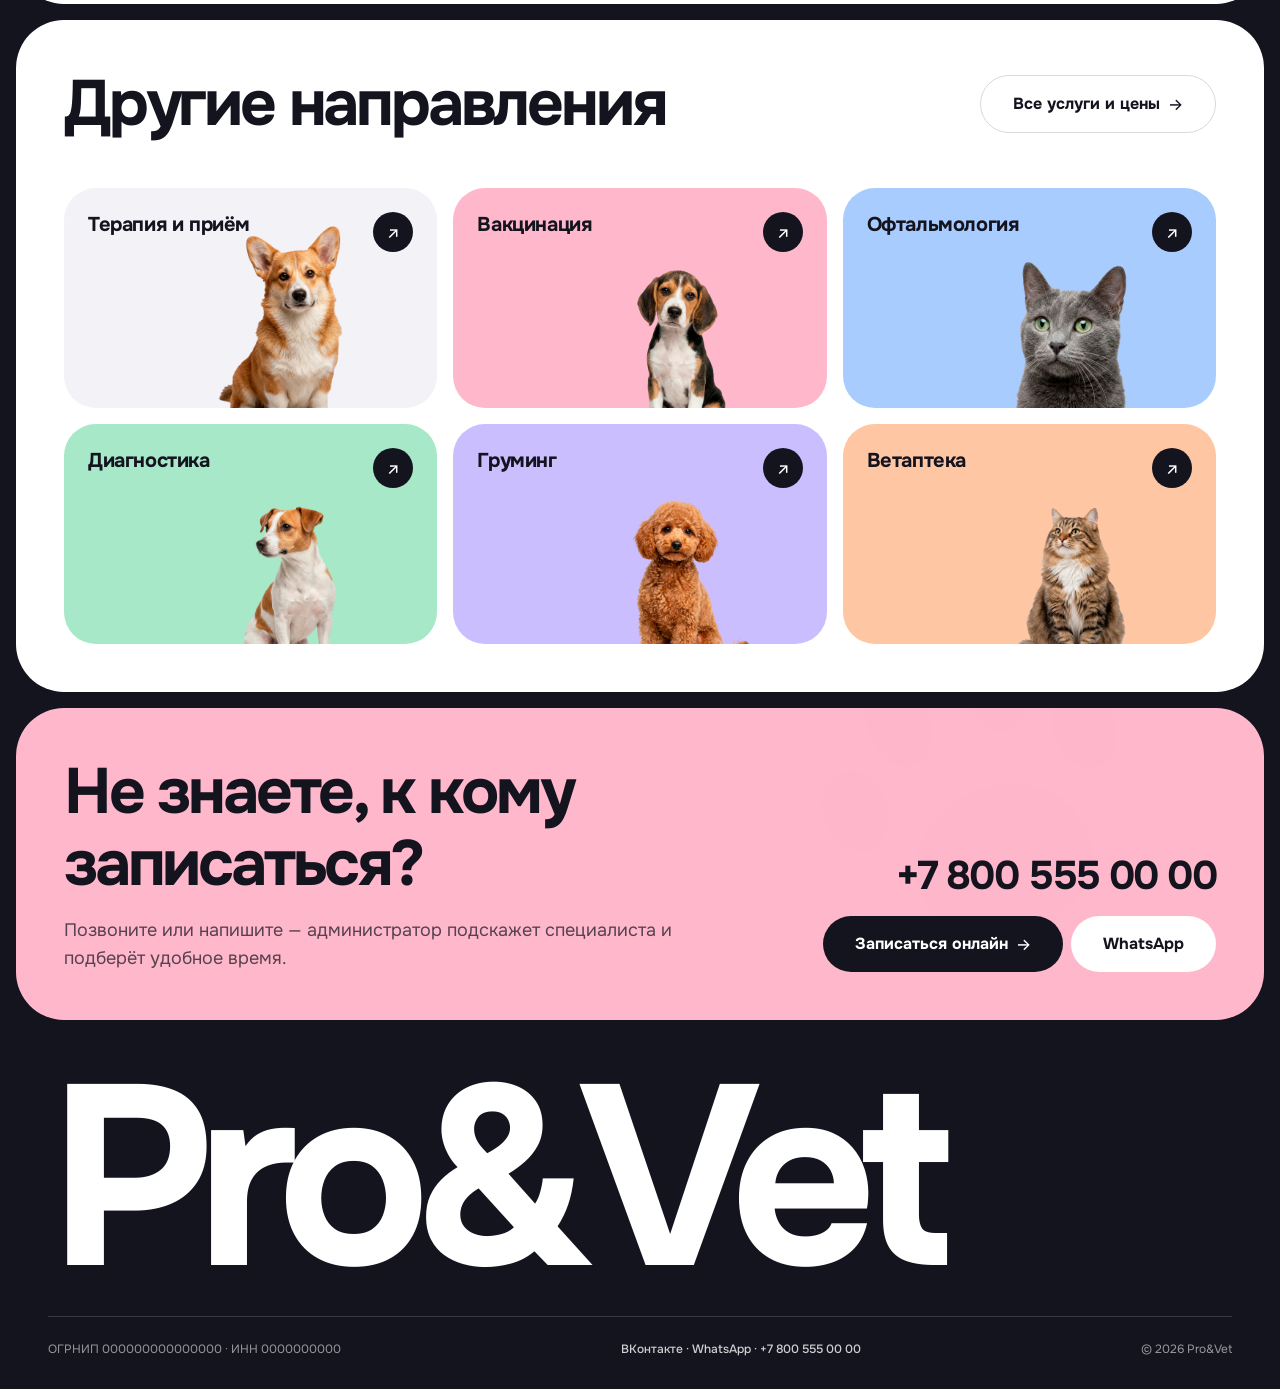
<file: surgery.html>
<!DOCTYPE html>
<html lang="ru">
<head>
  <meta charset="UTF-8">
  <meta name="viewport" content="width=device-width, initial-scale=1">
  <title>Хирургия — цены | Pro&amp;Vet</title>
  <meta name="description" content="Плановые операции и стерилизация с ингаляционным наркозом, мониторингом показателей и заботой после.">
  <link rel="icon" href="img/logo.svg" type="image/svg+xml">
  <link rel="preconnect" href="https://fonts.googleapis.com">
  <link rel="preconnect" href="https://fonts.gstatic.com" crossorigin>
  <link href="https://fonts.googleapis.com/css2?family=Onest:wght@400;500;700;800&display=swap" rel="stylesheet">
  <link href="https://fonts.googleapis.com/css2?family=Inter:wght@500&text=%E2%86%92%E2%86%97%E2%86%90&display=swap" rel="stylesheet">
  <link rel="stylesheet" href="css/style.css">
</head>
<body>
<div class="page">

  <!-- Header -->
  <header class="header">
    <a href="index.html" class="logo" aria-label="Pro&Vet — на главную">
      <img src="img/logo.svg" width="40" height="40" alt="">
      <span>Pro&amp;Vet</span>
    </a>
    <nav class="nav" id="nav">
      <a href="services.html" class="is-current" aria-current="page">Услуги</a>
      <a href="index.html#team">Врачи</a>
      <a href="grooming.html">Груминг</a>
      <a href="pharmacy.html">Аптека</a>
      <a href="index.html#reviews">Отзывы</a>
      <a href="index.html#contacts">Контакты</a>
    </nav>
    <div class="header__actions">
      <a href="tel:+78005550000" class="header__phone">+7 800 555 00 00</a>
      <button class="btn btn--accent btn--sm" data-booking>Записаться на приём</button>
      <button class="burger" id="burger" aria-label="Меню" aria-expanded="false"><span></span><span></span></button>
    </div>
  </header>

  <main class="main">

    <section class="svc-hero card">
      <div class="svc-hero__text">
        <nav class="crumbs" aria-label="Хлебные крошки"><a href="index.html">Главная</a><span aria-hidden="true">/</span><a href="services.html">Услуги</a><span aria-hidden="true">/</span><span aria-current="page">Хирургия</span></nav>
        <h1 class="svc-hero__title">Хирургия</h1>
        <p class="hero__lead">Плановые операции и стерилизация с ингаляционным наркозом, мониторингом показателей и заботой после.</p>
        <div class="hero__btns">
          <button class="btn btn--accent" data-booking="surgery">Записаться <span class="arr">→</span></button>
          <a href="#prices" class="btn btn--outline btn--white">Смотреть цены</a>
        </div>
        <dl class="facts"><div class="fact"><dt>от 3 500 ₽</dt><dd>стоимость операций</dd></div><div class="fact"><dt>2 хирурга</dt><dd>в команде клиники</dd></div><div class="fact"><dt>Бесплатно</dt><dd>контрольный осмотр</dd></div></dl>
      </div>
      <div class="svc-hero__visual" style="--bg:#ffd84d">
        <img src="img/pet2.png" width="928" height="1152" alt="" style="--pad:6.8%">
      </div>
    </section>

    <section class="price card card--pad" id="prices">
      <div class="price__aside">
        <h2 class="h2">Прайс-лист</h2>
        <p class="price__note">Цены указаны в рублях и не являются публичной офертой. Точную стоимость врач назовёт после осмотра — до начала процедур.</p>
        <button class="btn btn--dark" data-booking="surgery">Записаться <span class="arr">→</span></button>
        <p class="price__upd">Обновлено 1 ноября 2026</p>
      </div>
      <div class="price__groups">
          <div class="price-group">
            <h3 class="price-group__title">Консультация</h3>
            <ul class="price-list"><li class="price-row"><div><p class="price-row__name">Приём хирурга</p><p class="price-row__note">Осмотр и план операции</p></div><span class="price-row__val">1&nbsp;200&nbsp;₽</span></li><li class="price-row"><div><p class="price-row__name">Предоперационное обследование</p><p class="price-row__note">Анализ крови и осмотр анестезиолога</p></div><span class="price-row__val">2&nbsp;400&nbsp;₽</span></li></ul>
          </div>
          <div class="price-group">
            <h3 class="price-group__title">Стерилизация и кастрация</h3>
            <ul class="price-list"><li class="price-row"><div><p class="price-row__name">Кастрация кота</p></div><span class="price-row__val">3&nbsp;500&nbsp;₽</span></li><li class="price-row"><div><p class="price-row__name">Стерилизация кошки</p></div><span class="price-row__val">5&nbsp;500&nbsp;₽</span></li><li class="price-row"><div><p class="price-row__name">Кастрация кобеля</p><p class="price-row__note">В зависимости от веса</p></div><span class="price-row__val">от&nbsp;6&nbsp;000&nbsp;₽</span></li><li class="price-row"><div><p class="price-row__name">Стерилизация суки</p><p class="price-row__note">В зависимости от веса</p></div><span class="price-row__val">от&nbsp;9&nbsp;000&nbsp;₽</span></li></ul>
          </div>
          <div class="price-group">
            <h3 class="price-group__title">Другие операции</h3>
            <ul class="price-list"><li class="price-row"><div><p class="price-row__name">Удаление новообразования</p><p class="price-row__note">Без гистологии</p></div><span class="price-row__val">от&nbsp;4&nbsp;000&nbsp;₽</span></li><li class="price-row"><div><p class="price-row__name">Ушивание раны</p></div><span class="price-row__val">от&nbsp;2&nbsp;500&nbsp;₽</span></li><li class="price-row"><div><p class="price-row__name">Ингаляционный наркоз</p><p class="price-row__note">Каждые 30 минут</p></div><span class="price-row__val">2&nbsp;000&nbsp;₽</span></li><li class="price-row"><div><p class="price-row__name">Стационар</p><p class="price-row__note">Сутки, с уходом и наблюдением</p></div><span class="price-row__val">1&nbsp;500&nbsp;₽</span></li><li class="price-row"><div><p class="price-row__name">Послеоперационная попона</p></div><span class="price-row__val">600&nbsp;₽</span></li></ul>
          </div>
      </div>
    </section>

    <section class="svc-steps">
      <span class="chip chip--pink">Как проходит</span>
      <h2 class="h2 h2--white">Три шага<br>без стресса</h2>
      <ol class="steps steps--row">
          <li class="step">
            <span class="step__num">1</span>
            <div class="step__body">
              <h3 class="step__title">Консультация и анализы</h3>
              <p class="step__text">Оцениваем риски, делаем анализ крови и при необходимости УЗИ сердца.</p>
            </div>
          </li>
          <li class="step">
            <span class="step__num">2</span>
            <div class="step__body">
              <h3 class="step__title">Операция</h3>
              <p class="step__text">Ингаляционный наркоз и мониторинг жизненных показателей всё время.</p>
            </div>
          </li>
          <li class="step">
            <span class="step__num">3</span>
            <div class="step__body">
              <h3 class="step__title">Восстановление</h3>
              <p class="step__text">Наблюдаем после пробуждения, выдаём памятку и попону.</p>
            </div>
          </li>
      </ol>
    </section>

    <section class="team card card--pad">
      <div class="sec-head">
        <h2 class="h2">Кто принимает</h2>
        <a href="index.html#team" class="btn btn--outline">Вся команда <span class="arr">→</span></a>
      </div>
      <div class="doctors doctors--static">
        <article class="doctor">
          <div class="doctor__photo">
            <img src="img/doc2.jpg" width="1024" height="1024" alt="Андрей Соколов" loading="lazy">
            <span class="chip chip--white">Хирургия</span>
          </div>
          <div class="doctor__info">
            <div>
              <h3 class="doctor__name">Андрей Соколов</h3>
              <p class="doctor__role">Хирург, офтальмолог</p>
            </div>
            <button class="arrow arrow--accent" data-booking="surgery" data-doctor="andrey" aria-label="Записаться к врачу Андрей Соколов"><span class="arr">↗</span></button>
          </div>
        </article>
        <article class="doctor">
          <div class="doctor__photo">
            <img src="img/doc6.jpg" width="1024" height="1024" alt="Илья Кузнецов" loading="lazy">
            <span class="chip chip--white">Хирургия</span>
          </div>
          <div class="doctor__info">
            <div>
              <h3 class="doctor__name">Илья Кузнецов</h3>
              <p class="doctor__role">Хирург, травматолог</p>
            </div>
            <button class="arrow arrow--accent" data-booking="surgery" data-doctor="ilya" aria-label="Записаться к врачу Илья Кузнецов"><span class="arr">↗</span></button>
          </div>
        </article>
      </div>
    </section>

    <section class="others card card--pad">
      <div class="sec-head">
        <h2 class="h2">Другие направления</h2>
        <a href="services.html" class="btn btn--outline">Все услуги и цены <span class="arr">→</span></a>
      </div>
      <div class="minis">
        <a class="mini" href="therapy.html" style="--bg:#f2f2f7"><span class="mini__title">Терапия и приём</span><span class="arrow arrow--dark arrow--sm"><span class="arr">↗</span></span><img src="img/pet5.png" alt="" loading="lazy"></a>
        <a class="mini" href="vaccination.html" style="--bg:#ffb8cb"><span class="mini__title">Вакцинация</span><span class="arrow arrow--dark arrow--sm"><span class="arr">↗</span></span><img src="img/pet1.png" alt="" loading="lazy"></a>
        <a class="mini" href="ophthalmology.html" style="--bg:#a9ccff"><span class="mini__title">Офтальмология</span><span class="arrow arrow--dark arrow--sm"><span class="arr">↗</span></span><img src="img/pet3.png" alt="" loading="lazy"></a>
        <a class="mini" href="diagnostics.html" style="--bg:#a6e8c8"><span class="mini__title">Диагностика</span><span class="arrow arrow--dark arrow--sm"><span class="arr">↗</span></span><img src="img/pet4.png" alt="" loading="lazy"></a>
        <a class="mini" href="grooming.html" style="--bg:#cbbeff"><span class="mini__title">Груминг</span><span class="arrow arrow--dark arrow--sm"><span class="arr">↗</span></span><img src="img/pet7.png" alt="" loading="lazy"></a>
        <a class="mini" href="pharmacy.html" style="--bg:#ffc6a3"><span class="mini__title">Ветаптека</span><span class="arrow arrow--dark arrow--sm"><span class="arr">↗</span></span><img src="img/pet6.png" alt="" loading="lazy"></a>
      </div>
    </section>

    <section class="cta">
      <img class="cta__paw" src="img/paw-big.svg" width="320" height="320" alt="" aria-hidden="true">
      <div class="cta__text">
        <h2 class="h2">Не знаете, к кому записаться?</h2>
        <p>Позвоните или напишите — администратор подскажет специалиста и подберёт удобное время.</p>
      </div>
      <div class="cta__actions">
        <a href="tel:+78005550000" class="cta__phone">+7 800 555 00 00</a>
        <div class="chips chips--lg chips--wrap">
          <button class="btn btn--dark" data-booking>Записаться онлайн <span class="arr">→</span></button>
          <a href="https://wa.me/78005550000" target="_blank" rel="noopener" class="btn btn--white-solid">WhatsApp</a>
        </div>
      </div>
    </section>
  </main>

  <!-- Footer -->
  <footer class="footer">
    <p class="footer__mark">Pro&amp;Vet</p>
    <div class="footer__bottom">
      <p class="footer__muted">ОГРНИП 000000000000000 · ИНН 0000000000</p>
      <p class="footer__links"><a href="https://vk.com/" target="_blank" rel="noopener">ВКонтакте</a> · <a href="https://wa.me/78005550000" target="_blank" rel="noopener">WhatsApp</a> · <a href="tel:+78005550000">+7 800 555 00 00</a></p>
      <p class="footer__muted">© 2026 Pro&amp;Vet</p>
    </div>
  </footer>
</div>

<div class="toast" id="toast" role="status" aria-live="polite"></div>

<script src="js/main.js"></script>
</body>
</html>
</file>
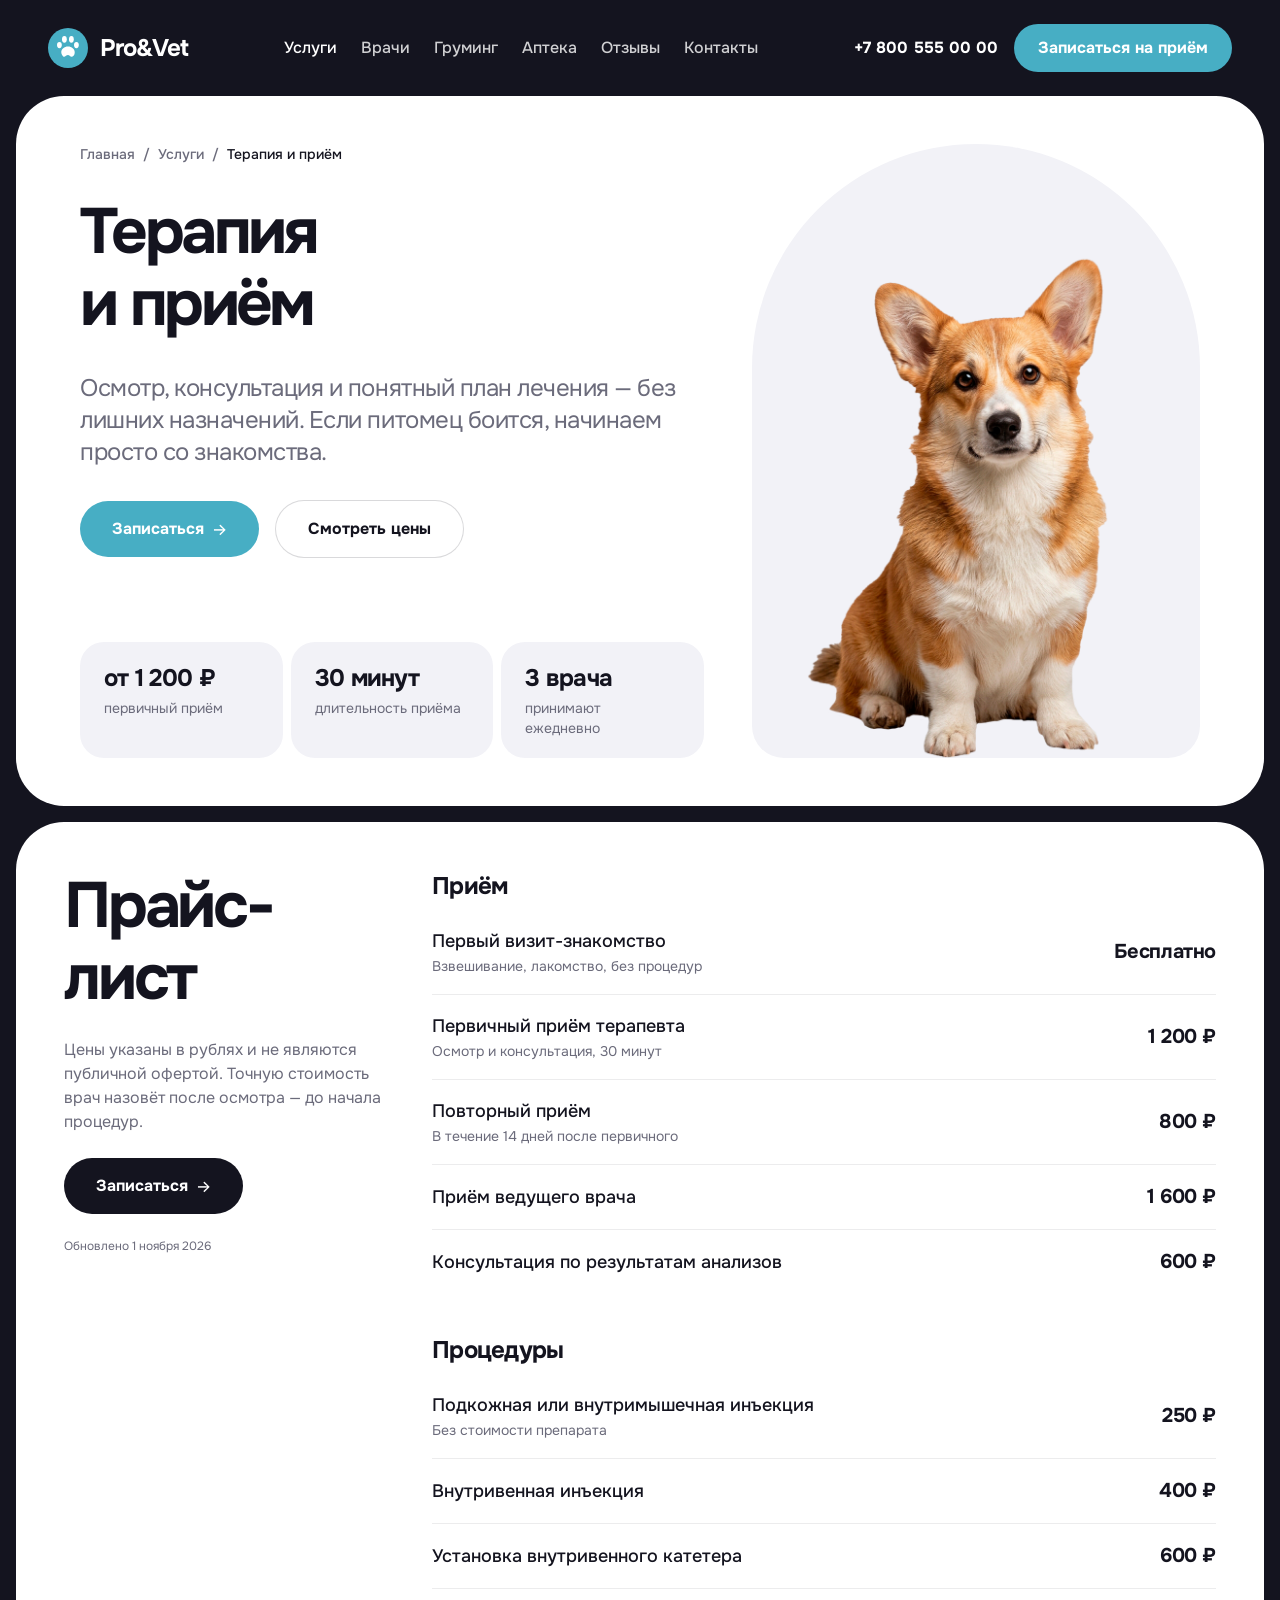
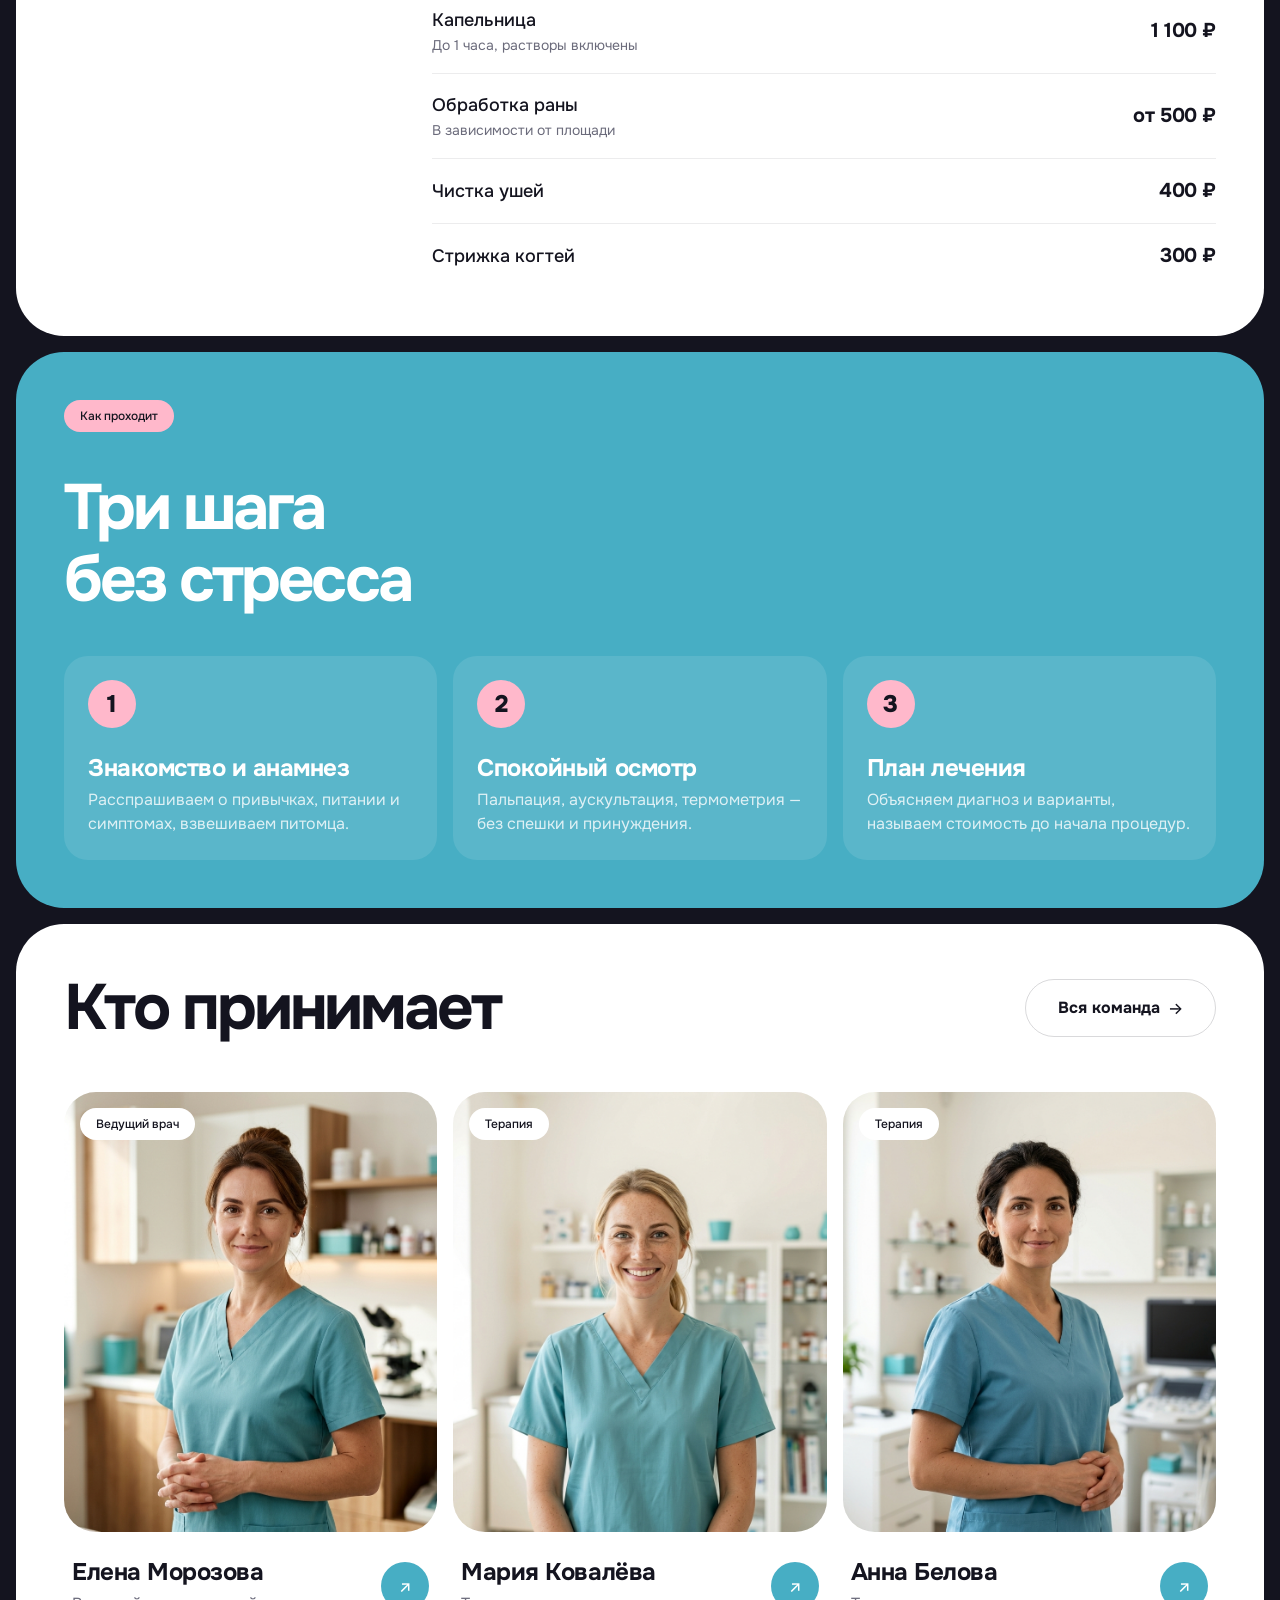
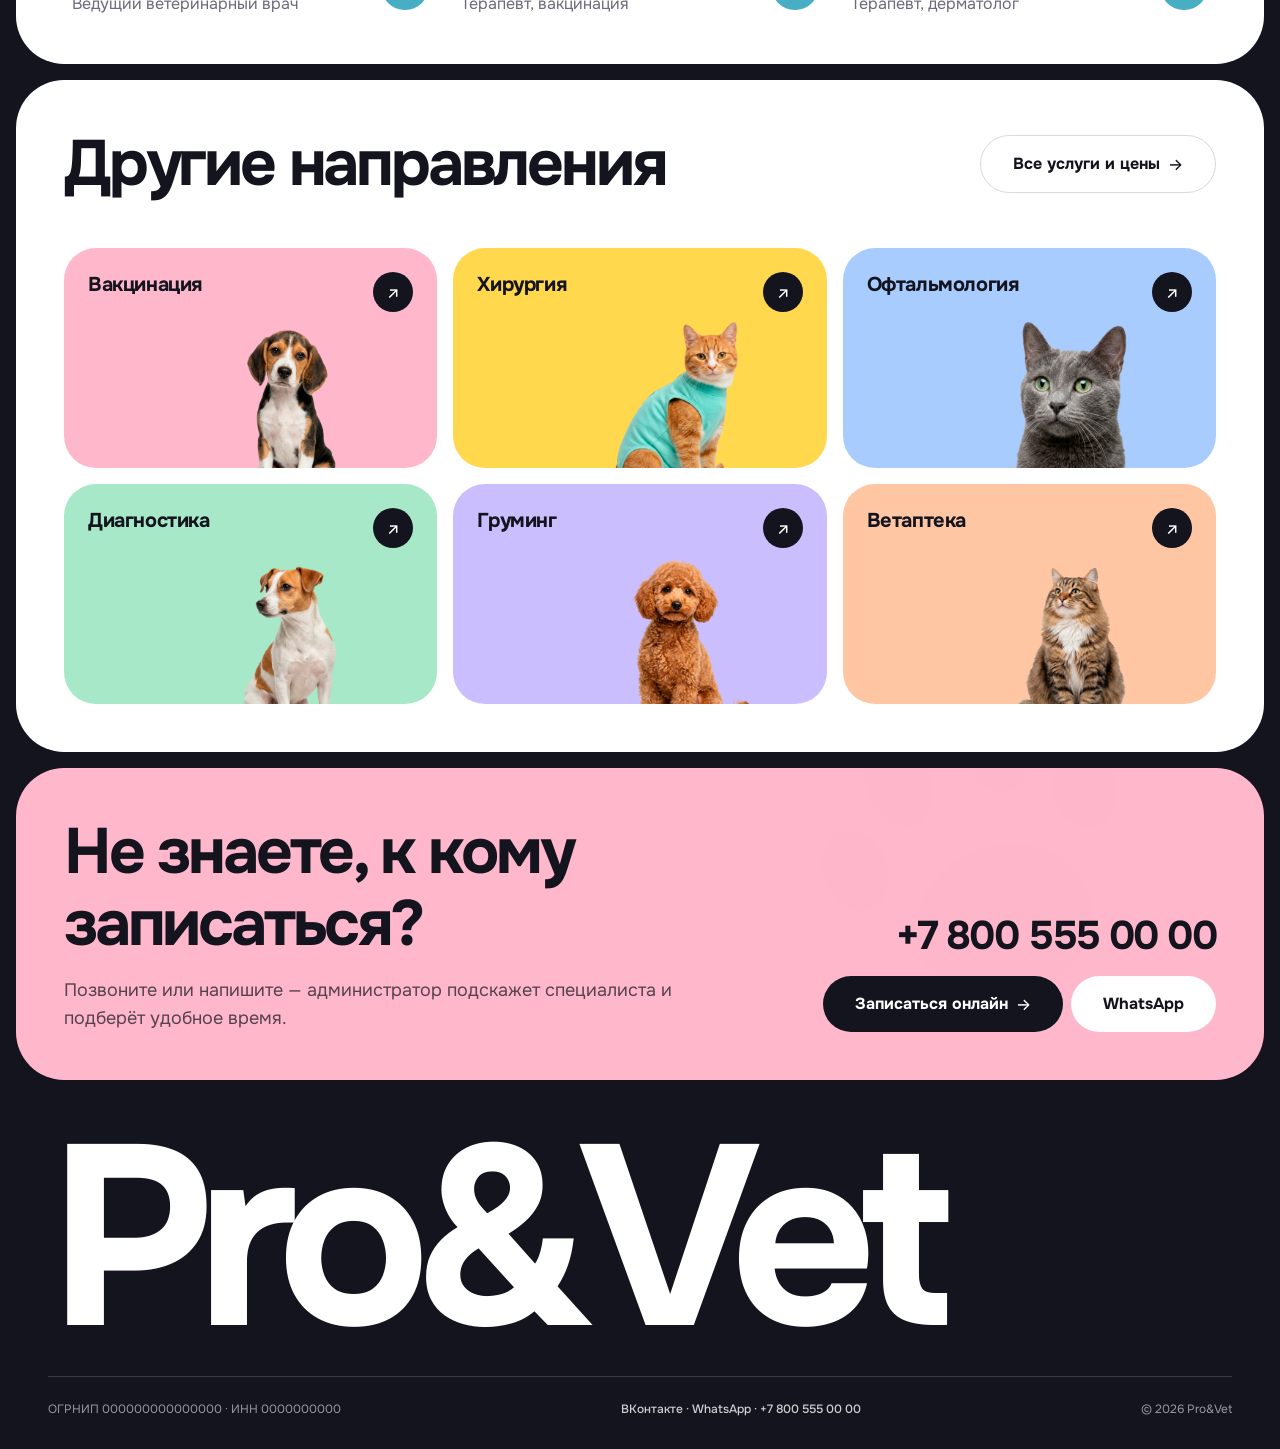
<file: therapy.html>
<!DOCTYPE html>
<html lang="ru">
<head>
  <meta charset="UTF-8">
  <meta name="viewport" content="width=device-width, initial-scale=1">
  <title>Терапия и приём — цены | Pro&amp;Vet</title>
  <meta name="description" content="Осмотр, консультация и понятный план лечения — без лишних назначений. Если питомец боится, начинаем просто со знакомства.">
  <link rel="icon" href="img/logo.svg" type="image/svg+xml">
  <link rel="preconnect" href="https://fonts.googleapis.com">
  <link rel="preconnect" href="https://fonts.gstatic.com" crossorigin>
  <link href="https://fonts.googleapis.com/css2?family=Onest:wght@400;500;700;800&display=swap" rel="stylesheet">
  <link href="https://fonts.googleapis.com/css2?family=Inter:wght@500&text=%E2%86%92%E2%86%97%E2%86%90&display=swap" rel="stylesheet">
  <link rel="stylesheet" href="css/style.css">
</head>
<body>
<div class="page">

  <!-- Header -->
  <header class="header">
    <a href="index.html" class="logo" aria-label="Pro&Vet — на главную">
      <img src="img/logo.svg" width="40" height="40" alt="">
      <span>Pro&amp;Vet</span>
    </a>
    <nav class="nav" id="nav">
      <a href="services.html" class="is-current" aria-current="page">Услуги</a>
      <a href="index.html#team">Врачи</a>
      <a href="grooming.html">Груминг</a>
      <a href="pharmacy.html">Аптека</a>
      <a href="index.html#reviews">Отзывы</a>
      <a href="index.html#contacts">Контакты</a>
    </nav>
    <div class="header__actions">
      <a href="tel:+78005550000" class="header__phone">+7 800 555 00 00</a>
      <button class="btn btn--accent btn--sm" data-booking>Записаться на приём</button>
      <button class="burger" id="burger" aria-label="Меню" aria-expanded="false"><span></span><span></span></button>
    </div>
  </header>

  <main class="main">

    <section class="svc-hero card">
      <div class="svc-hero__text">
        <nav class="crumbs" aria-label="Хлебные крошки"><a href="index.html">Главная</a><span aria-hidden="true">/</span><a href="services.html">Услуги</a><span aria-hidden="true">/</span><span aria-current="page">Терапия и приём</span></nav>
        <h1 class="svc-hero__title">Терапия<br>и приём</h1>
        <p class="hero__lead">Осмотр, консультация и понятный план лечения — без лишних назначений. Если питомец боится, начинаем просто со знакомства.</p>
        <div class="hero__btns">
          <button class="btn btn--accent" data-booking="therapy">Записаться <span class="arr">→</span></button>
          <a href="#prices" class="btn btn--outline btn--white">Смотреть цены</a>
        </div>
        <dl class="facts"><div class="fact"><dt>от 1 200 ₽</dt><dd>первичный приём</dd></div><div class="fact"><dt>30 минут</dt><dd>длительность приёма</dd></div><div class="fact"><dt>3 врача</dt><dd>принимают ежедневно</dd></div></dl>
      </div>
      <div class="svc-hero__visual" style="--bg:#f2f2f7">
        <img src="img/pet5.png" width="848" height="1264" alt="" style="--pad:9.5%">
      </div>
    </section>

    <section class="price card card--pad" id="prices">
      <div class="price__aside">
        <h2 class="h2">Прайс-лист</h2>
        <p class="price__note">Цены указаны в рублях и не являются публичной офертой. Точную стоимость врач назовёт после осмотра — до начала процедур.</p>
        <button class="btn btn--dark" data-booking="therapy">Записаться <span class="arr">→</span></button>
        <p class="price__upd">Обновлено 1 ноября 2026</p>
      </div>
      <div class="price__groups">
          <div class="price-group">
            <h3 class="price-group__title">Приём</h3>
            <ul class="price-list"><li class="price-row"><div><p class="price-row__name">Первый визит-знакомство</p><p class="price-row__note">Взвешивание, лакомство, без процедур</p></div><span class="price-row__val">Бесплатно</span></li><li class="price-row"><div><p class="price-row__name">Первичный приём терапевта</p><p class="price-row__note">Осмотр и консультация, 30 минут</p></div><span class="price-row__val">1&nbsp;200&nbsp;₽</span></li><li class="price-row"><div><p class="price-row__name">Повторный приём</p><p class="price-row__note">В течение 14 дней после первичного</p></div><span class="price-row__val">800&nbsp;₽</span></li><li class="price-row"><div><p class="price-row__name">Приём ведущего врача</p></div><span class="price-row__val">1&nbsp;600&nbsp;₽</span></li><li class="price-row"><div><p class="price-row__name">Консультация по результатам анализов</p></div><span class="price-row__val">600&nbsp;₽</span></li></ul>
          </div>
          <div class="price-group">
            <h3 class="price-group__title">Процедуры</h3>
            <ul class="price-list"><li class="price-row"><div><p class="price-row__name">Подкожная или внутримышечная инъекция</p><p class="price-row__note">Без стоимости препарата</p></div><span class="price-row__val">250&nbsp;₽</span></li><li class="price-row"><div><p class="price-row__name">Внутривенная инъекция</p></div><span class="price-row__val">400&nbsp;₽</span></li><li class="price-row"><div><p class="price-row__name">Установка внутривенного катетера</p></div><span class="price-row__val">600&nbsp;₽</span></li><li class="price-row"><div><p class="price-row__name">Капельница</p><p class="price-row__note">До 1 часа, растворы включены</p></div><span class="price-row__val">1&nbsp;100&nbsp;₽</span></li><li class="price-row"><div><p class="price-row__name">Обработка раны</p><p class="price-row__note">В зависимости от площади</p></div><span class="price-row__val">от&nbsp;500&nbsp;₽</span></li><li class="price-row"><div><p class="price-row__name">Чистка ушей</p></div><span class="price-row__val">400&nbsp;₽</span></li><li class="price-row"><div><p class="price-row__name">Стрижка когтей</p></div><span class="price-row__val">300&nbsp;₽</span></li></ul>
          </div>
      </div>
    </section>

    <section class="svc-steps">
      <span class="chip chip--pink">Как проходит</span>
      <h2 class="h2 h2--white">Три шага<br>без стресса</h2>
      <ol class="steps steps--row">
          <li class="step">
            <span class="step__num">1</span>
            <div class="step__body">
              <h3 class="step__title">Знакомство и анамнез</h3>
              <p class="step__text">Расспрашиваем о привычках, питании и симптомах, взвешиваем питомца.</p>
            </div>
          </li>
          <li class="step">
            <span class="step__num">2</span>
            <div class="step__body">
              <h3 class="step__title">Спокойный осмотр</h3>
              <p class="step__text">Пальпация, аускультация, термометрия — без спешки и принуждения.</p>
            </div>
          </li>
          <li class="step">
            <span class="step__num">3</span>
            <div class="step__body">
              <h3 class="step__title">План лечения</h3>
              <p class="step__text">Объясняем диагноз и варианты, называем стоимость до начала процедур.</p>
            </div>
          </li>
      </ol>
    </section>

    <section class="team card card--pad">
      <div class="sec-head">
        <h2 class="h2">Кто принимает</h2>
        <a href="index.html#team" class="btn btn--outline">Вся команда <span class="arr">→</span></a>
      </div>
      <div class="doctors doctors--static">
        <article class="doctor">
          <div class="doctor__photo">
            <img src="img/doc1.jpg" width="1024" height="1024" alt="Елена Морозова" loading="lazy">
            <span class="chip chip--white">Ведущий врач</span>
          </div>
          <div class="doctor__info">
            <div>
              <h3 class="doctor__name">Елена Морозова</h3>
              <p class="doctor__role">Ведущий ветеринарный врач</p>
            </div>
            <button class="arrow arrow--accent" data-booking="therapy" data-doctor="elena" aria-label="Записаться к врачу Елена Морозова"><span class="arr">↗</span></button>
          </div>
        </article>
        <article class="doctor">
          <div class="doctor__photo">
            <img src="img/doc3.jpg" width="1024" height="1024" alt="Мария Ковалёва" loading="lazy">
            <span class="chip chip--white">Терапия</span>
          </div>
          <div class="doctor__info">
            <div>
              <h3 class="doctor__name">Мария Ковалёва</h3>
              <p class="doctor__role">Терапевт, вакцинация</p>
            </div>
            <button class="arrow arrow--accent" data-booking="therapy" data-doctor="maria" aria-label="Записаться к врачу Мария Ковалёва"><span class="arr">↗</span></button>
          </div>
        </article>
        <article class="doctor">
          <div class="doctor__photo">
            <img src="img/doc5.jpg" width="1024" height="1024" alt="Анна Белова" loading="lazy">
            <span class="chip chip--white">Терапия</span>
          </div>
          <div class="doctor__info">
            <div>
              <h3 class="doctor__name">Анна Белова</h3>
              <p class="doctor__role">Терапевт, дерматолог</p>
            </div>
            <button class="arrow arrow--accent" data-booking="therapy" data-doctor="anna" aria-label="Записаться к врачу Анна Белова"><span class="arr">↗</span></button>
          </div>
        </article>
      </div>
    </section>

    <section class="others card card--pad">
      <div class="sec-head">
        <h2 class="h2">Другие направления</h2>
        <a href="services.html" class="btn btn--outline">Все услуги и цены <span class="arr">→</span></a>
      </div>
      <div class="minis">
        <a class="mini" href="vaccination.html" style="--bg:#ffb8cb"><span class="mini__title">Вакцинация</span><span class="arrow arrow--dark arrow--sm"><span class="arr">↗</span></span><img src="img/pet1.png" alt="" loading="lazy"></a>
        <a class="mini" href="surgery.html" style="--bg:#ffd84d"><span class="mini__title">Хирургия</span><span class="arrow arrow--dark arrow--sm"><span class="arr">↗</span></span><img src="img/pet2.png" alt="" loading="lazy"></a>
        <a class="mini" href="ophthalmology.html" style="--bg:#a9ccff"><span class="mini__title">Офтальмология</span><span class="arrow arrow--dark arrow--sm"><span class="arr">↗</span></span><img src="img/pet3.png" alt="" loading="lazy"></a>
        <a class="mini" href="diagnostics.html" style="--bg:#a6e8c8"><span class="mini__title">Диагностика</span><span class="arrow arrow--dark arrow--sm"><span class="arr">↗</span></span><img src="img/pet4.png" alt="" loading="lazy"></a>
        <a class="mini" href="grooming.html" style="--bg:#cbbeff"><span class="mini__title">Груминг</span><span class="arrow arrow--dark arrow--sm"><span class="arr">↗</span></span><img src="img/pet7.png" alt="" loading="lazy"></a>
        <a class="mini" href="pharmacy.html" style="--bg:#ffc6a3"><span class="mini__title">Ветаптека</span><span class="arrow arrow--dark arrow--sm"><span class="arr">↗</span></span><img src="img/pet6.png" alt="" loading="lazy"></a>
      </div>
    </section>

    <section class="cta">
      <img class="cta__paw" src="img/paw-big.svg" width="320" height="320" alt="" aria-hidden="true">
      <div class="cta__text">
        <h2 class="h2">Не знаете, к кому записаться?</h2>
        <p>Позвоните или напишите — администратор подскажет специалиста и подберёт удобное время.</p>
      </div>
      <div class="cta__actions">
        <a href="tel:+78005550000" class="cta__phone">+7 800 555 00 00</a>
        <div class="chips chips--lg chips--wrap">
          <button class="btn btn--dark" data-booking>Записаться онлайн <span class="arr">→</span></button>
          <a href="https://wa.me/78005550000" target="_blank" rel="noopener" class="btn btn--white-solid">WhatsApp</a>
        </div>
      </div>
    </section>
  </main>

  <!-- Footer -->
  <footer class="footer">
    <p class="footer__mark">Pro&amp;Vet</p>
    <div class="footer__bottom">
      <p class="footer__muted">ОГРНИП 000000000000000 · ИНН 0000000000</p>
      <p class="footer__links"><a href="https://vk.com/" target="_blank" rel="noopener">ВКонтакте</a> · <a href="https://wa.me/78005550000" target="_blank" rel="noopener">WhatsApp</a> · <a href="tel:+78005550000">+7 800 555 00 00</a></p>
      <p class="footer__muted">© 2026 Pro&amp;Vet</p>
    </div>
  </footer>
</div>

<div class="toast" id="toast" role="status" aria-live="polite"></div>

<script src="js/main.js"></script>
</body>
</html>
</file>
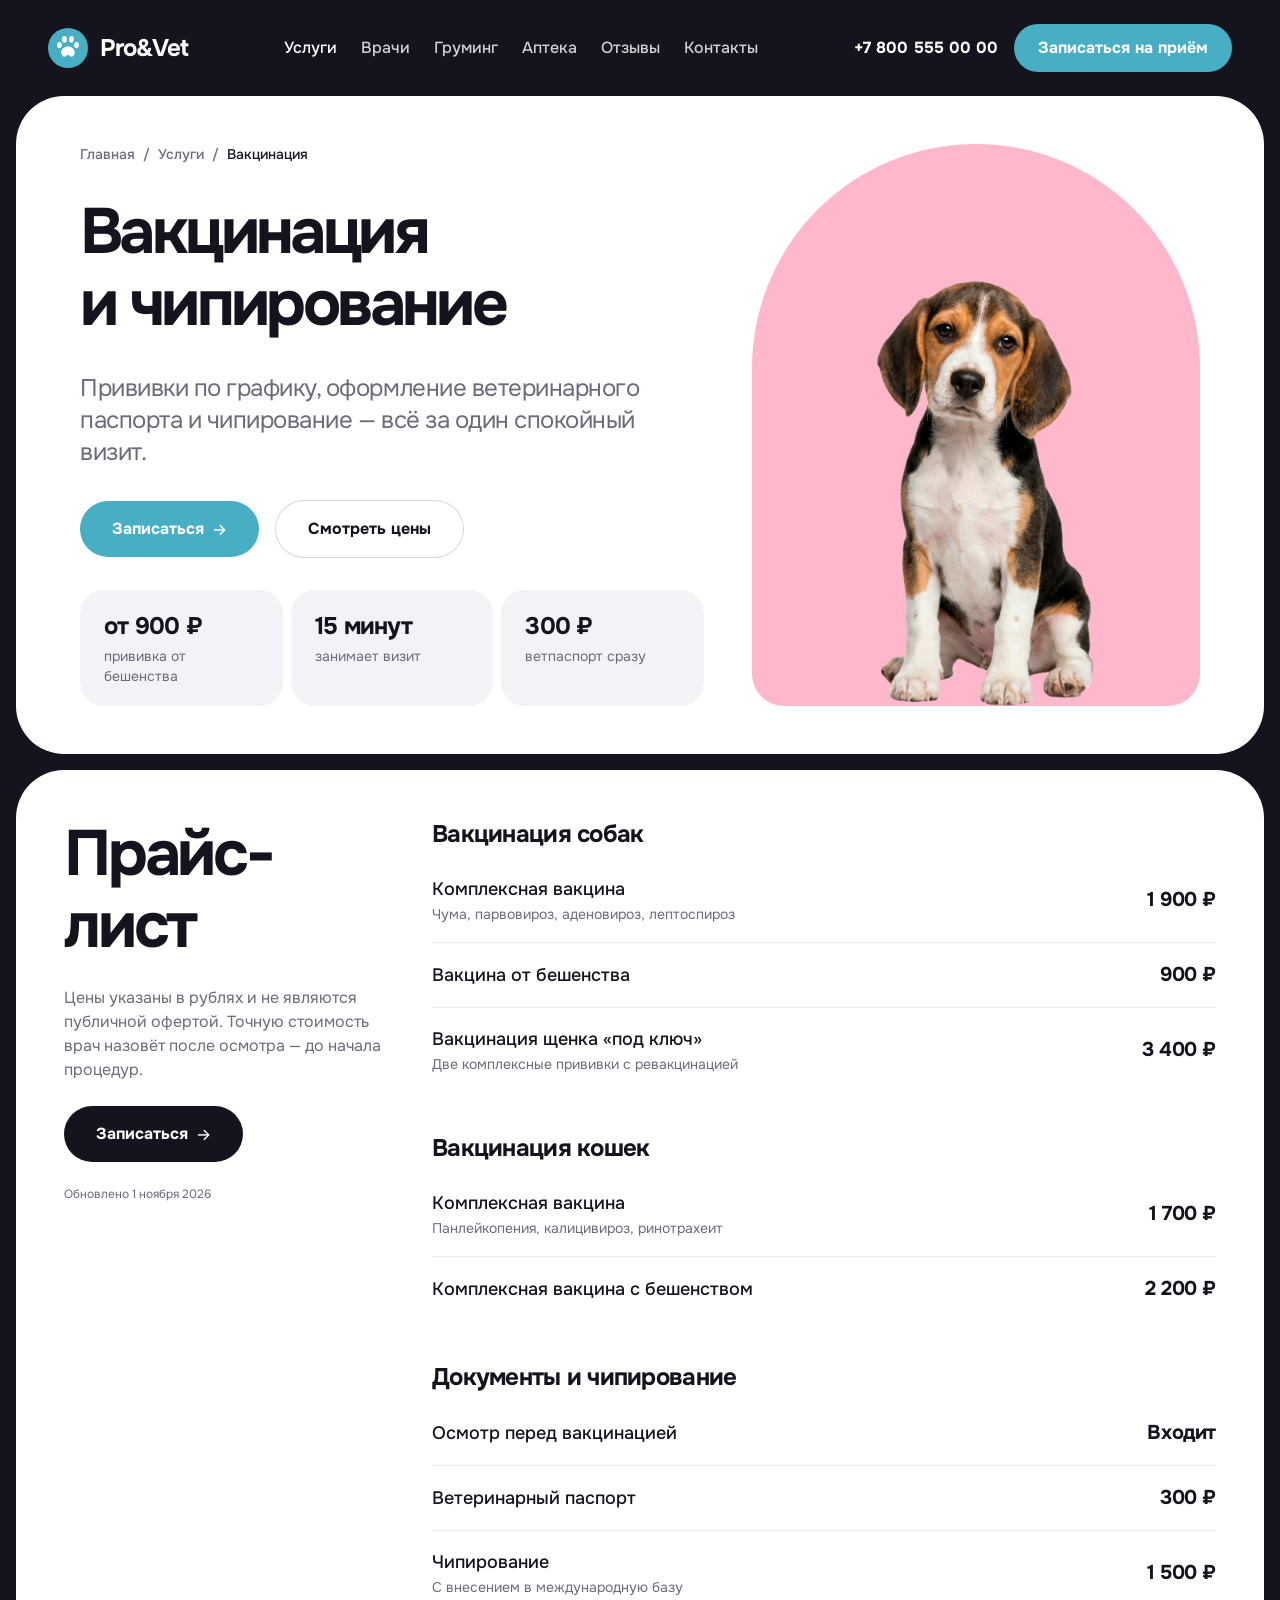
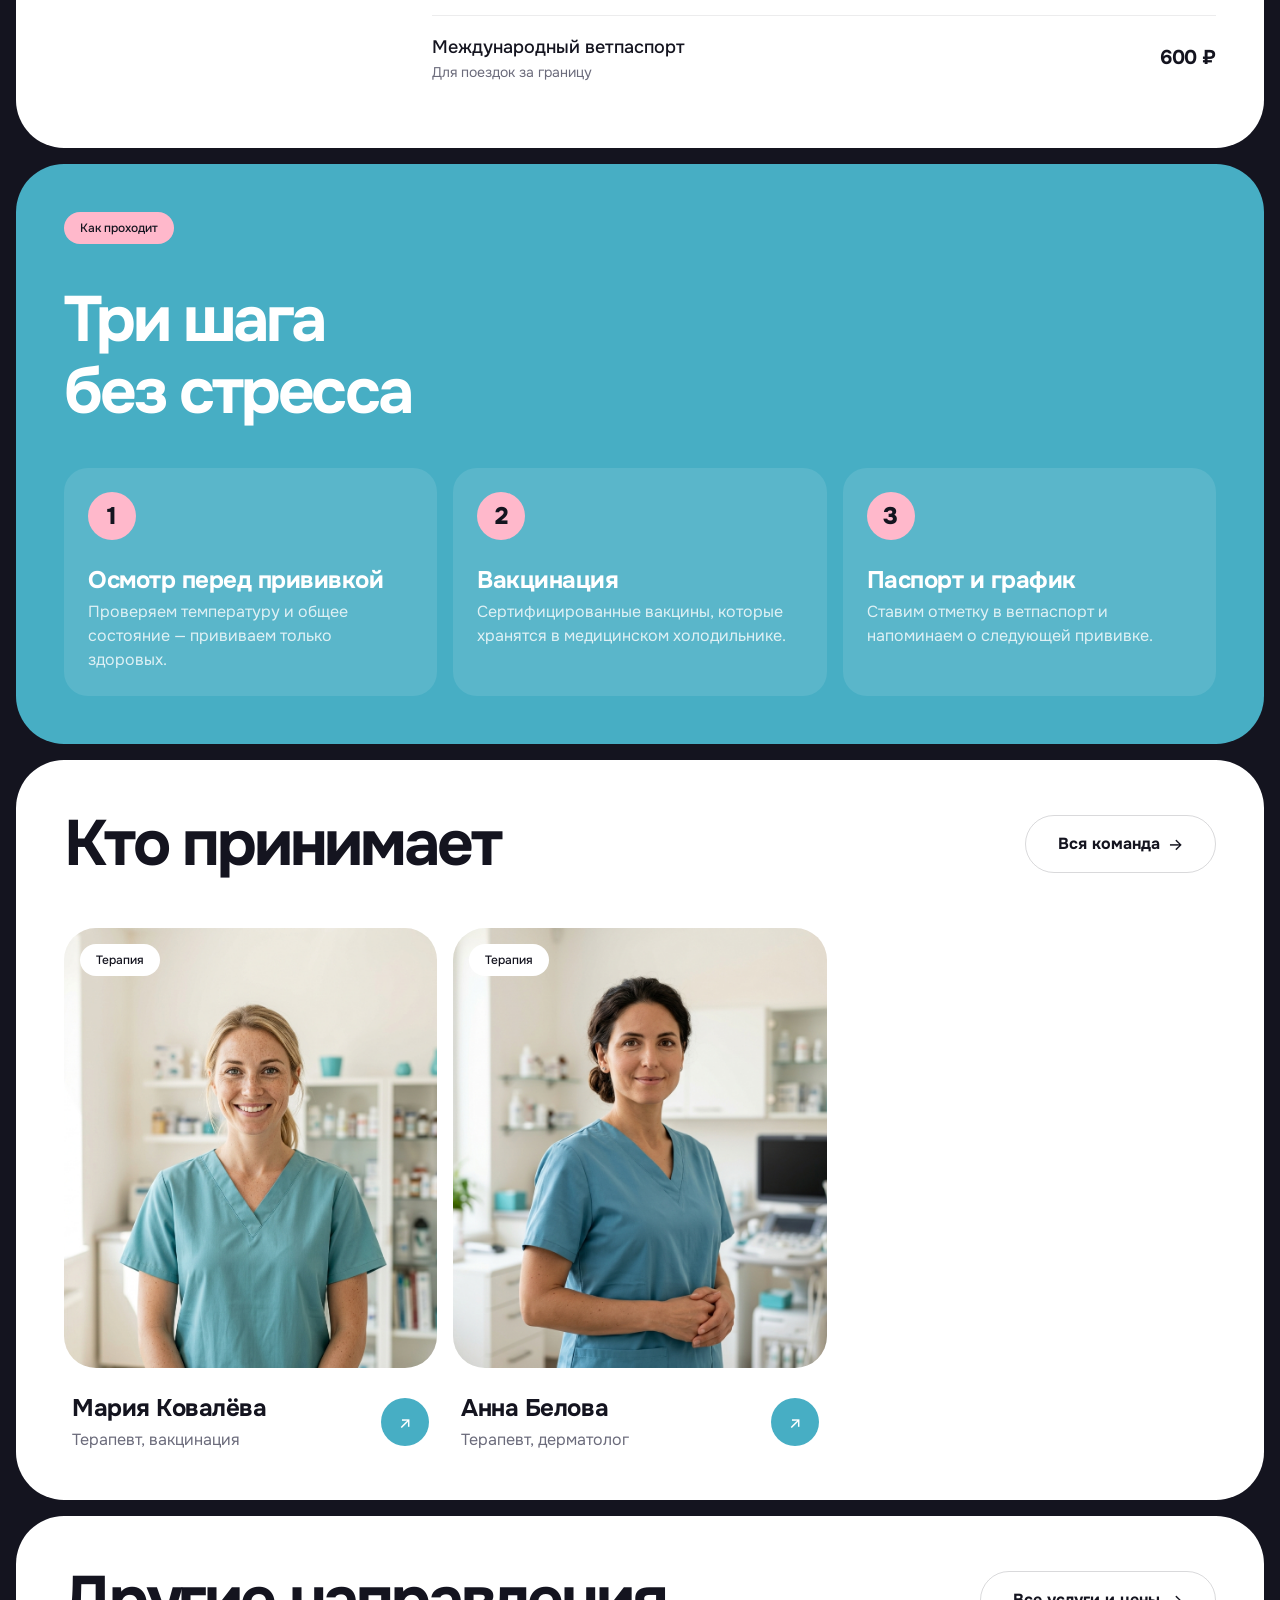
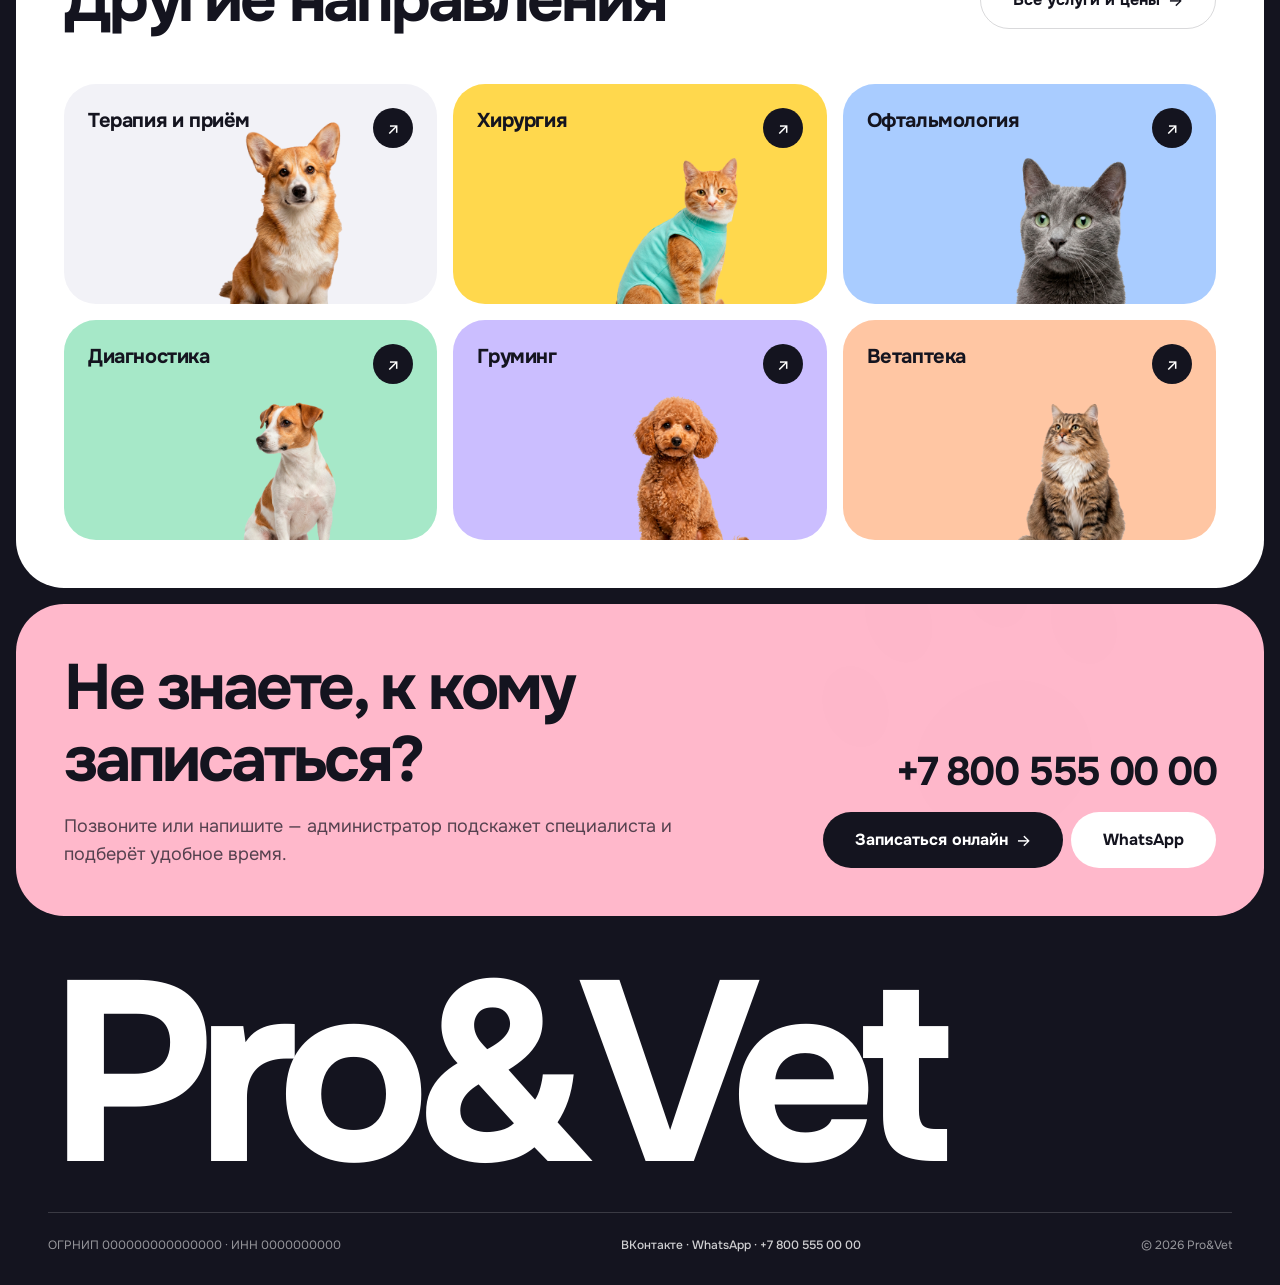
<file: vaccination.html>
<!DOCTYPE html>
<html lang="ru">
<head>
  <meta charset="UTF-8">
  <meta name="viewport" content="width=device-width, initial-scale=1">
  <title>Вакцинация — цены | Pro&amp;Vet</title>
  <meta name="description" content="Прививки по графику, оформление ветеринарного паспорта и чипирование — всё за один спокойный визит.">
  <link rel="icon" href="img/logo.svg" type="image/svg+xml">
  <link rel="preconnect" href="https://fonts.googleapis.com">
  <link rel="preconnect" href="https://fonts.gstatic.com" crossorigin>
  <link href="https://fonts.googleapis.com/css2?family=Onest:wght@400;500;700;800&display=swap" rel="stylesheet">
  <link href="https://fonts.googleapis.com/css2?family=Inter:wght@500&text=%E2%86%92%E2%86%97%E2%86%90&display=swap" rel="stylesheet">
  <link rel="stylesheet" href="css/style.css">
</head>
<body>
<div class="page">

  <!-- Header -->
  <header class="header">
    <a href="index.html" class="logo" aria-label="Pro&Vet — на главную">
      <img src="img/logo.svg" width="40" height="40" alt="">
      <span>Pro&amp;Vet</span>
    </a>
    <nav class="nav" id="nav">
      <a href="services.html" class="is-current" aria-current="page">Услуги</a>
      <a href="index.html#team">Врачи</a>
      <a href="grooming.html">Груминг</a>
      <a href="pharmacy.html">Аптека</a>
      <a href="index.html#reviews">Отзывы</a>
      <a href="index.html#contacts">Контакты</a>
    </nav>
    <div class="header__actions">
      <a href="tel:+78005550000" class="header__phone">+7 800 555 00 00</a>
      <button class="btn btn--accent btn--sm" data-booking>Записаться на приём</button>
      <button class="burger" id="burger" aria-label="Меню" aria-expanded="false"><span></span><span></span></button>
    </div>
  </header>

  <main class="main">

    <section class="svc-hero card">
      <div class="svc-hero__text">
        <nav class="crumbs" aria-label="Хлебные крошки"><a href="index.html">Главная</a><span aria-hidden="true">/</span><a href="services.html">Услуги</a><span aria-hidden="true">/</span><span aria-current="page">Вакцинация</span></nav>
        <h1 class="svc-hero__title">Вакцинация<br>и чипирование</h1>
        <p class="hero__lead">Прививки по графику, оформление ветеринарного паспорта и чипирование — всё за один спокойный визит.</p>
        <div class="hero__btns">
          <button class="btn btn--accent" data-booking="vaccination">Записаться <span class="arr">→</span></button>
          <a href="#prices" class="btn btn--outline btn--white">Смотреть цены</a>
        </div>
        <dl class="facts"><div class="fact"><dt>от 900 ₽</dt><dd>прививка от бешенства</dd></div><div class="fact"><dt>15 минут</dt><dd>занимает визит</dd></div><div class="fact"><dt>300 ₽</dt><dd>ветпаспорт сразу</dd></div></dl>
      </div>
      <div class="svc-hero__visual" style="--bg:#ffb8cb">
        <img src="img/pet1.png" width="928" height="1152" alt="" style="--pad:5.1%">
      </div>
    </section>

    <section class="price card card--pad" id="prices">
      <div class="price__aside">
        <h2 class="h2">Прайс-лист</h2>
        <p class="price__note">Цены указаны в рублях и не являются публичной офертой. Точную стоимость врач назовёт после осмотра — до начала процедур.</p>
        <button class="btn btn--dark" data-booking="vaccination">Записаться <span class="arr">→</span></button>
        <p class="price__upd">Обновлено 1 ноября 2026</p>
      </div>
      <div class="price__groups">
          <div class="price-group">
            <h3 class="price-group__title">Вакцинация собак</h3>
            <ul class="price-list"><li class="price-row"><div><p class="price-row__name">Комплексная вакцина</p><p class="price-row__note">Чума, парвовироз, аденовироз, лептоспироз</p></div><span class="price-row__val">1&nbsp;900&nbsp;₽</span></li><li class="price-row"><div><p class="price-row__name">Вакцина от бешенства</p></div><span class="price-row__val">900&nbsp;₽</span></li><li class="price-row"><div><p class="price-row__name">Вакцинация щенка «под ключ»</p><p class="price-row__note">Две комплексные прививки с ревакцинацией</p></div><span class="price-row__val">3&nbsp;400&nbsp;₽</span></li></ul>
          </div>
          <div class="price-group">
            <h3 class="price-group__title">Вакцинация кошек</h3>
            <ul class="price-list"><li class="price-row"><div><p class="price-row__name">Комплексная вакцина</p><p class="price-row__note">Панлейкопения, калицивироз, ринотрахеит</p></div><span class="price-row__val">1&nbsp;700&nbsp;₽</span></li><li class="price-row"><div><p class="price-row__name">Комплексная вакцина с бешенством</p></div><span class="price-row__val">2&nbsp;200&nbsp;₽</span></li></ul>
          </div>
          <div class="price-group">
            <h3 class="price-group__title">Документы и чипирование</h3>
            <ul class="price-list"><li class="price-row"><div><p class="price-row__name">Осмотр перед вакцинацией</p></div><span class="price-row__val">Входит</span></li><li class="price-row"><div><p class="price-row__name">Ветеринарный паспорт</p></div><span class="price-row__val">300&nbsp;₽</span></li><li class="price-row"><div><p class="price-row__name">Чипирование</p><p class="price-row__note">С внесением в международную базу</p></div><span class="price-row__val">1&nbsp;500&nbsp;₽</span></li><li class="price-row"><div><p class="price-row__name">Международный ветпаспорт</p><p class="price-row__note">Для поездок за границу</p></div><span class="price-row__val">600&nbsp;₽</span></li></ul>
          </div>
      </div>
    </section>

    <section class="svc-steps">
      <span class="chip chip--pink">Как проходит</span>
      <h2 class="h2 h2--white">Три шага<br>без стресса</h2>
      <ol class="steps steps--row">
          <li class="step">
            <span class="step__num">1</span>
            <div class="step__body">
              <h3 class="step__title">Осмотр перед прививкой</h3>
              <p class="step__text">Проверяем температуру и общее состояние — прививаем только здоровых.</p>
            </div>
          </li>
          <li class="step">
            <span class="step__num">2</span>
            <div class="step__body">
              <h3 class="step__title">Вакцинация</h3>
              <p class="step__text">Сертифицированные вакцины, которые хранятся в медицинском холодильнике.</p>
            </div>
          </li>
          <li class="step">
            <span class="step__num">3</span>
            <div class="step__body">
              <h3 class="step__title">Паспорт и график</h3>
              <p class="step__text">Ставим отметку в ветпаспорт и напоминаем о следующей прививке.</p>
            </div>
          </li>
      </ol>
    </section>

    <section class="team card card--pad">
      <div class="sec-head">
        <h2 class="h2">Кто принимает</h2>
        <a href="index.html#team" class="btn btn--outline">Вся команда <span class="arr">→</span></a>
      </div>
      <div class="doctors doctors--static">
        <article class="doctor">
          <div class="doctor__photo">
            <img src="img/doc3.jpg" width="1024" height="1024" alt="Мария Ковалёва" loading="lazy">
            <span class="chip chip--white">Терапия</span>
          </div>
          <div class="doctor__info">
            <div>
              <h3 class="doctor__name">Мария Ковалёва</h3>
              <p class="doctor__role">Терапевт, вакцинация</p>
            </div>
            <button class="arrow arrow--accent" data-booking="vaccination" data-doctor="maria" aria-label="Записаться к врачу Мария Ковалёва"><span class="arr">↗</span></button>
          </div>
        </article>
        <article class="doctor">
          <div class="doctor__photo">
            <img src="img/doc5.jpg" width="1024" height="1024" alt="Анна Белова" loading="lazy">
            <span class="chip chip--white">Терапия</span>
          </div>
          <div class="doctor__info">
            <div>
              <h3 class="doctor__name">Анна Белова</h3>
              <p class="doctor__role">Терапевт, дерматолог</p>
            </div>
            <button class="arrow arrow--accent" data-booking="vaccination" data-doctor="anna" aria-label="Записаться к врачу Анна Белова"><span class="arr">↗</span></button>
          </div>
        </article>
      </div>
    </section>

    <section class="others card card--pad">
      <div class="sec-head">
        <h2 class="h2">Другие направления</h2>
        <a href="services.html" class="btn btn--outline">Все услуги и цены <span class="arr">→</span></a>
      </div>
      <div class="minis">
        <a class="mini" href="therapy.html" style="--bg:#f2f2f7"><span class="mini__title">Терапия и приём</span><span class="arrow arrow--dark arrow--sm"><span class="arr">↗</span></span><img src="img/pet5.png" alt="" loading="lazy"></a>
        <a class="mini" href="surgery.html" style="--bg:#ffd84d"><span class="mini__title">Хирургия</span><span class="arrow arrow--dark arrow--sm"><span class="arr">↗</span></span><img src="img/pet2.png" alt="" loading="lazy"></a>
        <a class="mini" href="ophthalmology.html" style="--bg:#a9ccff"><span class="mini__title">Офтальмология</span><span class="arrow arrow--dark arrow--sm"><span class="arr">↗</span></span><img src="img/pet3.png" alt="" loading="lazy"></a>
        <a class="mini" href="diagnostics.html" style="--bg:#a6e8c8"><span class="mini__title">Диагностика</span><span class="arrow arrow--dark arrow--sm"><span class="arr">↗</span></span><img src="img/pet4.png" alt="" loading="lazy"></a>
        <a class="mini" href="grooming.html" style="--bg:#cbbeff"><span class="mini__title">Груминг</span><span class="arrow arrow--dark arrow--sm"><span class="arr">↗</span></span><img src="img/pet7.png" alt="" loading="lazy"></a>
        <a class="mini" href="pharmacy.html" style="--bg:#ffc6a3"><span class="mini__title">Ветаптека</span><span class="arrow arrow--dark arrow--sm"><span class="arr">↗</span></span><img src="img/pet6.png" alt="" loading="lazy"></a>
      </div>
    </section>

    <section class="cta">
      <img class="cta__paw" src="img/paw-big.svg" width="320" height="320" alt="" aria-hidden="true">
      <div class="cta__text">
        <h2 class="h2">Не знаете, к кому записаться?</h2>
        <p>Позвоните или напишите — администратор подскажет специалиста и подберёт удобное время.</p>
      </div>
      <div class="cta__actions">
        <a href="tel:+78005550000" class="cta__phone">+7 800 555 00 00</a>
        <div class="chips chips--lg chips--wrap">
          <button class="btn btn--dark" data-booking>Записаться онлайн <span class="arr">→</span></button>
          <a href="https://wa.me/78005550000" target="_blank" rel="noopener" class="btn btn--white-solid">WhatsApp</a>
        </div>
      </div>
    </section>
  </main>

  <!-- Footer -->
  <footer class="footer">
    <p class="footer__mark">Pro&amp;Vet</p>
    <div class="footer__bottom">
      <p class="footer__muted">ОГРНИП 000000000000000 · ИНН 0000000000</p>
      <p class="footer__links"><a href="https://vk.com/" target="_blank" rel="noopener">ВКонтакте</a> · <a href="https://wa.me/78005550000" target="_blank" rel="noopener">WhatsApp</a> · <a href="tel:+78005550000">+7 800 555 00 00</a></p>
      <p class="footer__muted">© 2026 Pro&amp;Vet</p>
    </div>
  </footer>
</div>

<div class="toast" id="toast" role="status" aria-live="polite"></div>

<script src="js/main.js"></script>
</body>
</html>
</file>
<file: css/style.css>
/* ===== Pro&Vet ===== */
:root {
  --dark: #14141f;
  --accent: #47aec4;
  --accent-hover: #3b9db2;
  --muted: #6b6b7b;
  --light: #f2f2f7;
  --pink: #ffb8cb;
  --yellow: #ffd84d;
  --blue: #a9ccff;
  --green: #a6e8c8;
  --violet: #cbbeff;
  --peach: #ffc6a3;
  --map: #ececf3;
  --line: rgba(20, 20, 31, .16);
  --text-72: rgba(20, 20, 31, .72);
  --font: 'Onest', system-ui, -apple-system, 'Segoe UI', sans-serif;
  --arrow-font: 'Inter', var(--font);
}

*, *::before, *::after { box-sizing: border-box; }
[hidden] { display: none !important; }
html { scroll-behavior: smooth; -webkit-text-size-adjust: 100%; }
body {
  margin: 0;
  background: var(--dark);
  color: var(--dark);
  font-family: var(--font);
  font-size: 16px;
  line-height: 24px;
  -webkit-font-smoothing: antialiased;
}
h1, h2, h3, p, ol, figure, blockquote, fieldset { margin: 0; padding: 0; }
fieldset { border: 0; min-width: 0; }
img { display: block; max-width: 100%; }
a { color: inherit; text-decoration: none; }
button { font: inherit; color: inherit; background: none; border: 0; padding: 0; cursor: pointer; }
.accent { color: var(--accent); }
.pink { color: var(--pink); }
.arr { font-family: var(--arrow-font); font-weight: 500; }
section[id] { scroll-margin-top: 16px; }

.page {
  max-width: 1440px;
  margin: 0 auto;
  padding: 16px;
  display: flex;
  flex-direction: column;
  gap: 16px;
}
.main { display: flex; flex-direction: column; gap: 16px; }
.card { background: #fff; border-radius: 48px; }
.card--pad { padding: 48px; display: flex; flex-direction: column; gap: 48px; }

/* ---------- Buttons / chips / arrows ---------- */
.btn {
  display: inline-flex;
  align-items: center;
  justify-content: center;
  gap: 8px;
  padding: 16px 32px;
  border-radius: 999px;
  font-weight: 700;
  font-size: 16px;
  line-height: 24px;
  white-space: nowrap;
  transition: background-color .2s, color .2s, border-color .2s, transform .2s;
}
.btn:active { transform: scale(.98); }
.btn .arr { transition: transform .2s; }
.btn:hover .arr { transform: translateX(3px); }
.btn--accent { background: var(--accent); color: #fff; }
.btn--accent:hover { background: var(--accent-hover); }
.btn--dark { background: var(--dark); color: #fff; }
.btn--dark:hover { background: #2a2a3a; }
.btn--outline { border: 1px solid var(--line); color: var(--dark); }
.btn--outline:hover { border-color: var(--dark); }
.btn--white { background: #fff; }
.btn--sm { padding: 12px 24px; }
.btn[disabled] { opacity: .5; pointer-events: none; }

.chips { display: flex; gap: 8px; align-items: flex-start; }
.chips--wrap { flex-wrap: wrap; }
.chip {
  display: inline-flex;
  align-items: center;
  padding: 8px 16px;
  border-radius: 999px;
  background: var(--light);
  font-weight: 500;
  font-size: 12px;
  line-height: 16px;
  white-space: nowrap;
}
.chip--pink { background: var(--pink); }
.chip--white { background: #fff; }
.chip--lg, .chips--lg .chip { font-size: 16px; line-height: 24px; }
.chip--ghost {
  background: transparent;
  border: 1px solid rgba(255, 255, 255, .4);
  color: #fff;
  transition: background-color .2s, border-color .2s;
}
.chip--ghost:hover { background: rgba(255, 255, 255, .12); border-color: #fff; }

.arrow {
  flex-shrink: 0;
  width: 48px;
  height: 48px;
  border-radius: 999px;
  display: inline-flex;
  align-items: center;
  justify-content: center;
  font-size: 16px;
  line-height: 24px;
  transition: transform .25s;
}
.arrow:hover, a:hover > .arrow, .tile:hover .arrow { transform: rotate(45deg); }
.arrow--sm { width: 40px; height: 40px; }
.arrow--white { background: #fff; color: var(--dark); }
.arrow--dark { background: var(--dark); color: #fff; }
.arrow--accent { background: var(--accent); color: #fff; }
.arrow--light { background: var(--light); color: var(--dark); font-size: 16px; }
.arrow--light:hover { transform: rotate(90deg); }

/* ---------- Header ---------- */
.header {
  display: flex;
  align-items: center;
  justify-content: space-between;
  padding: 8px 32px;
  position: relative;
}
.logo { display: flex; align-items: center; gap: 12px; color: #fff; font-weight: 700; font-size: 24px; line-height: 32px; letter-spacing: -.96px; }
.nav { display: flex; gap: 24px; font-weight: 500; color: rgba(255, 255, 255, .8); }
.nav a { transition: color .2s; }
.nav a:hover { color: #fff; }
.header__actions { display: flex; align-items: center; gap: 16px; }
.header__phone { color: #fff; font-weight: 700; white-space: nowrap; }
.burger { display: none; width: 48px; height: 48px; border-radius: 999px; background: rgba(255, 255, 255, .1); position: relative; }
.burger span { position: absolute; left: 15px; right: 15px; height: 2px; background: #fff; border-radius: 2px; transition: transform .25s, top .25s; }
.burger span:first-child { top: 19px; }
.burger span:last-child { top: 27px; }
.burger[aria-expanded="true"] span:first-child { top: 23px; transform: rotate(45deg); }
.burger[aria-expanded="true"] span:last-child { top: 23px; transform: rotate(-45deg); }

/* ---------- Hero ---------- */
.hero {
  padding: 48px 64px 40px;
  display: flex;
  flex-direction: column;
  gap: 32px;
  overflow: hidden;
}
.hero__top { display: flex; gap: 48px; align-items: flex-end; }
.hero__text { flex: 1 0 0; min-width: 0; display: flex; flex-direction: column; gap: 32px; align-items: flex-start; padding-bottom: 24px; }
.hero__title { font-weight: 700; font-size: 72px; line-height: 80px; letter-spacing: -3.6px; white-space: nowrap; }
.hero__lead { font-size: 24px; line-height: 32px; letter-spacing: -.48px; color: var(--muted); max-width: 600px; }
.hero__btns { display: flex; gap: 16px; align-items: center; flex-wrap: wrap; }
.hero__photo { width: 448px; height: 480px; flex-shrink: 0; border-radius: 224px 224px 32px 32px; overflow: hidden; }
.hero__photo img { width: 100%; height: 100%; object-fit: cover; }

.wordmark {
  --u: min(1px, calc((100vw - 160px) / 1280));
  display: flex;
  align-items: center;
  justify-content: space-between;
}
.wordmark__word { font-weight: 700; font-size: calc(256 * var(--u)); line-height: calc(224 * var(--u)); letter-spacing: -.07em; white-space: nowrap; }
.wordmark__pill { position: relative; width: calc(384 * var(--u)); height: calc(192 * var(--u)); flex-shrink: 0; }
.wordmark__pill img { width: 100%; height: 100%; object-fit: cover; border-radius: 999px; }
.wordmark__plus {
  position: absolute;
  left: calc(320 * var(--u));
  top: calc(-16 * var(--u));
  width: calc(80 * var(--u));
  height: calc(80 * var(--u));
  border-radius: 999px;
  background: var(--accent);
  color: #fff;
  display: flex;
  align-items: center;
  justify-content: center;
  font-weight: 800;
  font-size: calc(40 * var(--u));
  line-height: 1.2;
  letter-spacing: -.02em;
}

/* ---------- Quick actions ---------- */
.quick { display: flex; gap: 16px; align-items: stretch; }
.q {
  position: relative;
  height: 320px;
  padding: 40px;
  border-radius: 48px;
  display: flex;
  flex-direction: column;
  justify-content: space-between;
  overflow: hidden;
}
.q--accent { flex: 1 0 0; min-width: 0; background: var(--accent); color: #fff; }
.q--pink { width: 400px; flex-shrink: 0; background: var(--pink); }
.q--white { width: 400px; flex-shrink: 0; background: #fff; }
.q > * { position: relative; }
.q__paw { position: absolute; left: 271.6px; top: 141.07px; width: 320px; height: 320px; max-width: none; transform: rotate(20deg); pointer-events: none; }
.q__head { display: flex; align-items: center; justify-content: space-between; width: 100%; }
.q__label { font-weight: 700; }
.q__label--light { color: rgba(255, 255, 255, .8); }
.q__label--muted { color: var(--muted); }
.q__phone { font-weight: 700; font-size: 48px; line-height: 56px; letter-spacing: -1.92px; color: #fff; white-space: nowrap; }
.q__body { display: flex; flex-direction: column; gap: 12px; }
.q__body--sm { gap: 8px; }
.q__title { font-weight: 700; font-size: 32px; line-height: 40px; letter-spacing: -.96px; }
.q__text { color: var(--text-72); }
.q__text--muted { color: var(--muted); }
.rating-sm { display: flex; align-items: center; gap: 12px; font-weight: 700; }

/* ---------- Section heads ---------- */
.sec-head { display: flex; align-items: center; justify-content: space-between; gap: 24px; }
.sec-head--end { align-items: flex-end; }
.h2 { font-weight: 700; font-size: 64px; line-height: 72px; letter-spacing: -3.2px; }
.h2--white { color: #fff; }
.h3 { font-weight: 700; font-size: 48px; line-height: 56px; letter-spacing: -1.92px; }
.eyebrow { font-weight: 700; font-size: 12px; line-height: 16px; letter-spacing: .96px; text-transform: uppercase; }

/* ---------- Services ---------- */
.services__aside { display: flex; flex-direction: column; align-items: flex-end; gap: 24px; }
.services__aside p { width: 320px; color: var(--muted); text-align: right; }
.tiles { display: grid; grid-template-columns: repeat(4, 1fr); grid-auto-rows: 448px; gap: 16px; }
.tile {
  position: relative;
  border-radius: 32px;
  padding: 24px;
  overflow: hidden;
  display: flex;
  flex-direction: column;
  align-items: center;
  cursor: pointer;
  outline-offset: 4px;
}
.tile--wide { grid-column: span 2; flex-direction: row; align-items: flex-start; gap: 24px; background: var(--light); cursor: default; }
.tile--pink { background: var(--pink); }
.tile--yellow { background: var(--yellow); }
.tile--blue { background: var(--blue); }
.tile--green { background: var(--green); }
.tile--violet { background: var(--violet); }
.tile--peach { background: var(--peach); }
.tile__content { flex: 1 0 0; min-width: 0; height: 100%; display: flex; flex-direction: column; justify-content: space-between; align-items: flex-start; }
.tile__title-lg { font-weight: 700; font-size: 48px; line-height: 56px; letter-spacing: -1.92px; margin-bottom: 16px; }
.tile__desc { color: var(--muted); }
.tile__head { width: 100%; height: 96px; flex-shrink: 0; display: flex; flex-direction: column; gap: 8px; }
.tile__head--sm { height: 72px; }
.tile__row { display: flex; align-items: flex-start; justify-content: space-between; }
.tile__title { font-weight: 700; font-size: 24px; line-height: 32px; letter-spacing: -.72px; white-space: nowrap; }
.tile__text { color: var(--text-72); }
.tile__img { width: var(--w); height: var(--h); flex-shrink: 0; transition: transform .4s ease; }
.tile__img img { width: 100%; height: 100%; object-fit: cover; max-width: none; }
.tile__img--wide { width: 305px; height: 455px; }
.tile__img--crop { overflow: hidden; }
.tile__img--crop img { height: 104.18%; margin-top: -4.18%; }
.tile:hover .tile__img { transform: translateY(-8px); }

/* ---------- Approach ---------- */
.approach {
  background: var(--accent);
  border-radius: 48px;
  padding: 48px;
  display: flex;
  gap: 48px;
  overflow: hidden;
}
.approach__main { flex: 1 0 0; min-width: 0; display: flex; flex-direction: column; gap: 40px; align-items: flex-start; }
.steps { list-style: none; display: flex; flex-direction: column; gap: 8px; width: 100%; }
.step { display: flex; gap: 24px; padding: 24px; border-radius: 24px; background: rgba(255, 255, 255, .1); }
.step__num {
  width: 48px; height: 48px; flex-shrink: 0;
  border-radius: 999px; background: var(--pink);
  display: flex; align-items: center; justify-content: center;
  font-weight: 800; font-size: 24px; line-height: 32px; letter-spacing: -.48px;
}
.step__body { display: flex; flex-direction: column; gap: 4px; }
.step__title { color: #fff; font-weight: 700; font-size: 24px; line-height: 32px; letter-spacing: -.48px; }
.step__text { color: rgba(255, 255, 255, .8); }
.approach__photo {
  position: relative;
  width: 560px;
  flex-shrink: 0;
  border-radius: 32px;
  overflow: hidden;
  padding: 24px;
  display: flex;
  flex-direction: column;
  justify-content: flex-end;
}
.approach__photo > img { position: absolute; inset: 0; width: 100%; height: 100%; object-fit: cover; }
.quote { position: relative; background: #fff; border-radius: 24px; padding: 24px; display: flex; flex-direction: column; gap: 16px; }
.quote blockquote { font-weight: 500; }
.quote figcaption { font-weight: 700; font-size: 12px; line-height: 16px; color: var(--muted); }

/* ---------- Team ---------- */
.slider-nav { display: flex; gap: 8px; }
.arrow--outline { width: 58px; height: 58px; border: 1px solid var(--line); color: var(--dark); transition: background-color .2s, color .2s, border-color .2s, opacity .2s; }
.arrow--outline:hover { transform: none; background: var(--dark); border-color: var(--dark); color: #fff; }
.arrow--outline:disabled { opacity: .3; pointer-events: none; }
.doctors {
  --gap: 16px;
  --per: 3;
  display: flex;
  gap: var(--gap);
  overflow-x: auto;
  scroll-snap-type: x mandatory;
  scroll-behavior: smooth;
  scrollbar-width: none;
  overscroll-behavior-x: contain;
}
.doctors::-webkit-scrollbar { display: none; }
.doctors .doctor { flex: 0 0 calc((100% - var(--gap) * (var(--per) - 1)) / var(--per)); scroll-snap-align: start; }
.doctor { display: flex; flex-direction: column; gap: 24px; min-width: 0; }
.doctor__photo { position: relative; height: 440px; border-radius: 32px; overflow: hidden; padding: 16px; }
.doctor__photo img { position: absolute; inset: 0; width: 100%; height: 100%; object-fit: cover; transition: transform .5s ease; }
.doctor:hover .doctor__photo img { transform: scale(1.04); }
.doctor__photo .chip { position: relative; }
.doctor__info { display: flex; align-items: center; justify-content: space-between; padding: 0 8px; gap: 16px; }
.doctor__name { font-weight: 700; font-size: 24px; line-height: 32px; letter-spacing: -.48px; margin-bottom: 4px; }
.doctor__role { color: var(--muted); }

/* ---------- Reviews ---------- */
.score { display: flex; align-items: center; gap: 24px; }
.score__num { font-weight: 800; font-size: 128px; line-height: 128px; letter-spacing: -7.68px; }
.score__meta { display: flex; flex-direction: column; gap: 8px; font-weight: 500; color: var(--muted); }
.review-list { display: grid; grid-template-columns: repeat(4, 1fr); gap: 16px; }
.review { height: 400px; padding: 32px; border-radius: 32px; display: flex; flex-direction: column; justify-content: space-between; }
.review--yellow { background: var(--yellow); }
.review--pink { background: var(--pink); }
.review--violet { background: var(--violet); }
.review--green { background: var(--green); }
.review__mark { display: block; font-weight: 800; font-size: 96px; line-height: 96px; letter-spacing: -3.84px; margin-bottom: 8px; }
.review__text { font-weight: 500; }
.author { display: flex; align-items: center; gap: 12px; }
.author__ava { width: 48px; height: 48px; border-radius: 999px; background: var(--dark); color: #fff; font-weight: 700; display: flex; align-items: center; justify-content: center; }
.author__name { font-weight: 700; }
.author__date { font-size: 12px; line-height: 16px; color: rgba(20, 20, 31, .64); }

/* ---------- Grooming + Pharmacy ---------- */
.duo { display: flex; gap: 16px; }
.grooming, .pharmacy { flex: 1 0 0; min-width: 0; height: 480px; padding: 40px; border-radius: 48px; position: relative; }
.grooming { background: var(--violet); display: flex; gap: 24px; align-items: flex-end; }
.duo__content { flex: 1 0 0; min-width: 0; height: 100%; display: flex; flex-direction: column; justify-content: space-between; align-items: flex-start; }
.duo__top { display: flex; flex-direction: column; gap: 16px; position: relative; }
.duo__text { color: var(--text-72); }
.grooming__img { width: 280px; height: 367px; flex-shrink: 0; overflow: hidden; }
.grooming__img img { width: 105.73%; height: 120.44%; max-width: none; margin-left: -5.71%; margin-top: -20.44%; object-fit: cover; }
.pharmacy { background: var(--green); overflow: hidden; display: flex; flex-direction: column; justify-content: space-between; }
.pharmacy .chips { width: 400px; max-width: 100%; position: relative; }
.capsule {
  position: absolute;
  left: 411.31px;
  top: 253.36px;
  width: 256px;
  height: 112px;
  border-radius: 999px;
  overflow: hidden;
  display: flex;
  transform: rotate(-28deg);
  transition: transform .6s cubic-bezier(.3, 1.4, .5, 1);
}
.capsule span { flex: 1; background: #fff; }
.capsule span + span { background: var(--accent); }
.pharmacy:hover .capsule { transform: rotate(-18deg) translateY(-6px); }

/* ---------- Contacts ---------- */
.contacts { flex-direction: row; align-items: center; }
.contacts__info { flex: 1 0 0; min-width: 0; display: flex; flex-direction: column; gap: 32px; }
.contacts__data { display: flex; flex-direction: column; gap: 8px; }
.contacts__phone { font-weight: 700; font-size: 56px; line-height: 64px; letter-spacing: -2.24px; color: var(--accent); white-space: nowrap; }
.contacts__addr { font-weight: 500; font-size: 24px; line-height: 32px; letter-spacing: -.48px; }
.contacts__hours { color: var(--muted); }
.contacts__btns { display: flex; flex-wrap: wrap; gap: 8px; }
.map { position: relative; width: 656px; height: 480px; flex-shrink: 0; background: var(--map); border-radius: 32px; overflow: hidden; }
/* iframe выше контейнера: снизу обрезается рекламная плашка виджета */
.map__frame { position: absolute; left: 0; top: 0; width: 100%; height: calc(100% + 150px); border: 0; pointer-events: none; filter: saturate(.55) contrast(.96); }
.map__link { position: absolute; inset: 0; z-index: 2; }
.pin {
  position: absolute;
  left: calc(50% - 24px);
  top: calc(50% + 51px);
  display: flex;
  pointer-events: none;
  box-shadow: 0 8px 24px rgba(20, 20, 31, .24);
  align-items: center;
  gap: 8px;
  padding: 8px 16px 8px 8px;
  border-radius: 999px;
  background: var(--dark);
  color: #fff;
  font-weight: 700;
  white-space: nowrap;
  animation: pin 2.4s ease-in-out infinite;
}
.pin__icon { width: 32px; height: 32px; border-radius: 999px; background: var(--accent); display: flex; align-items: center; justify-content: center; }
@keyframes pin { 50% { transform: translateY(-6px); } }

/* ---------- Footer ---------- */
.footer { padding: 32px 32px 16px; display: flex; flex-direction: column; gap: 24px; color: #fff; }
.footer__mark { font-weight: 700; font-size: min(256px, calc((100vw - 96px) * .27)); line-height: .875; letter-spacing: -.07em; white-space: nowrap; }
.footer__bottom { display: flex; align-items: center; justify-content: space-between; gap: 16px; padding-top: 24px; border-top: 1px solid rgba(255, 255, 255, .16); font-size: 12px; line-height: 16px; }
.footer__muted { color: rgba(255, 255, 255, .56); }
.footer__links { font-weight: 500; color: rgba(255, 255, 255, .8); }
.footer__links a:hover { color: #fff; }

/* ======================================================
   Booking modal
   ====================================================== */
body.lock { overflow: hidden; }
.modal { position: fixed; inset: 0; z-index: 100; display: flex; align-items: flex-start; justify-content: center; overflow-y: auto; padding: 32px 16px; }
.modal[hidden] { display: none; }
.modal__overlay { position: fixed; inset: 0; background: rgba(20, 20, 31, .72); backdrop-filter: blur(6px); animation: fade .25s ease; }
.modal__box {
  position: relative;
  width: 100%;
  max-width: 1040px;
  background: #fff;
  border-radius: 48px;
  padding: 48px;
  animation: rise .35s cubic-bezier(.2, .9, .3, 1.1);
}
@keyframes fade { from { opacity: 0; } }
@keyframes rise { from { opacity: 0; transform: translateY(24px) scale(.98); } }
.modal__head { display: flex; justify-content: space-between; align-items: flex-start; gap: 16px; margin-bottom: 40px; }
.modal__head-actions { display: flex; align-items: center; gap: 8px; }
.modal__title { font-weight: 700; font-size: 48px; line-height: 56px; letter-spacing: -1.92px; margin-top: 8px; }
.eyebrow--accent { color: var(--accent); display: inline-flex; align-items: center; gap: 8px; }
.live { width: 8px; height: 8px; border-radius: 50%; background: #2fbf71; box-shadow: 0 0 0 0 rgba(47, 191, 113, .6); animation: live 1.8s infinite; }
@keyframes live { 70% { box-shadow: 0 0 0 8px rgba(47, 191, 113, 0); } 100% { box-shadow: 0 0 0 0 rgba(47, 191, 113, 0); } }
.badge { min-width: 24px; height: 24px; padding: 0 6px; border-radius: 999px; background: var(--accent); color: #fff; font-size: 12px; line-height: 24px; text-align: center; }

.bk { display: flex; flex-direction: column; gap: 40px; }
.bk__legend { display: flex; align-items: center; gap: 12px; font-weight: 700; font-size: 24px; line-height: 32px; letter-spacing: -.48px; margin-bottom: 20px; }
.bk__n { width: 32px; height: 32px; border-radius: 999px; background: var(--pink); font-weight: 800; font-size: 16px; display: inline-flex; align-items: center; justify-content: center; }

/* option chips */
.opt {
  display: inline-flex; align-items: center; gap: 8px;
  padding: 12px 20px; border-radius: 999px;
  border: 1px solid var(--line); background: #fff;
  font-weight: 500; white-space: nowrap;
  transition: background-color .2s, border-color .2s, color .2s;
}
.opt:hover { border-color: var(--dark); }
.opt.is-active { background: var(--dark); border-color: var(--dark); color: #fff; }
.opt small { font-size: 12px; opacity: .6; }

.bk-docs { display: grid; grid-template-columns: repeat(auto-fill, minmax(220px, 1fr)); gap: 8px; }
.doc-opt {
  display: flex; align-items: center; gap: 12px; text-align: left;
  padding: 8px 16px 8px 8px; border-radius: 999px;
  border: 1px solid var(--line); background: #fff;
  transition: border-color .2s, background-color .2s, color .2s;
}
.doc-opt:hover { border-color: var(--dark); }
.doc-opt.is-active { background: var(--dark); border-color: var(--dark); color: #fff; }
.doc-opt__ava { width: 48px; height: 48px; border-radius: 999px; flex-shrink: 0; object-fit: cover; background: var(--light); display: flex; align-items: center; justify-content: center; font-weight: 700; }
.doc-opt__ava--any { background: var(--accent); }
.doc-opt__name { display: block; font-weight: 700; line-height: 20px; }
.doc-opt__role { display: block; font-size: 12px; line-height: 16px; opacity: .64; }

.bk__dt { display: grid; grid-template-columns: 360px 1fr; gap: 24px; align-items: start; }

/* calendar */
.cal { background: var(--light); border-radius: 32px; padding: 24px; }
.cal__head { display: flex; align-items: center; justify-content: space-between; margin-bottom: 16px; }
.cal__month { font-weight: 700; font-size: 18px; text-transform: capitalize; }
.cal__nav { width: 40px; height: 40px; border-radius: 999px; background: #fff; font-family: var(--arrow-font); transition: background-color .2s, opacity .2s; }
.cal__nav:hover { background: var(--dark); color: #fff; }
.cal__nav:disabled { opacity: .3; pointer-events: none; }
.cal__week, .cal__grid { display: grid; grid-template-columns: repeat(7, 1fr); gap: 4px; text-align: center; }
.cal__week { font-size: 12px; line-height: 16px; color: var(--muted); font-weight: 500; margin-bottom: 8px; }
.day {
  position: relative; height: 40px; border-radius: 12px;
  font-weight: 500; font-size: 14px;
  display: flex; align-items: center; justify-content: center;
  transition: background-color .15s, color .15s;
}
.day:hover:not(:disabled) { background: #fff; }
.day:disabled { color: #b8b8c4; cursor: default; }
.day.is-today { box-shadow: inset 0 0 0 1px var(--accent); }
.day.is-active { background: var(--accent); color: #fff; }
.day .dot { position: absolute; bottom: 4px; left: 50%; margin-left: -2.5px; }
.day.is-active .dot { background: #fff; }
.dot { display: inline-block; width: 5px; height: 5px; border-radius: 50%; }
.dot--many { background: #2fbf71; }
.dot--few { background: #f5a524; }
.dot--none { background: #c4c4cf; }
.cal__legend, .slots__legend { display: flex; flex-wrap: wrap; gap: 16px; margin-top: 16px; font-size: 12px; line-height: 16px; color: var(--muted); }
.cal__legend span, .slots__legend span { display: inline-flex; align-items: center; gap: 6px; }

/* slots */
.slots { min-width: 0; }
.slots__head { display: flex; justify-content: space-between; align-items: baseline; gap: 12px; margin-bottom: 16px; flex-wrap: wrap; }
.slots__date { font-weight: 700; font-size: 18px; }
.slots__meta { font-size: 14px; color: var(--muted); }
.slots__group + .slots__group { margin-top: 16px; }
.slots__label { font-size: 12px; line-height: 16px; letter-spacing: .96px; text-transform: uppercase; font-weight: 700; color: var(--muted); margin-bottom: 8px; }
.slots__grid { display: grid; grid-template-columns: repeat(auto-fill, minmax(76px, 1fr)); gap: 8px; }
.slot {
  height: 44px; border-radius: 999px;
  border: 1px solid var(--line); background: #fff;
  font-weight: 700; font-size: 14px;
  transition: background-color .15s, border-color .15s, color .15s, transform .15s;
}
.slot:hover:not(:disabled) { border-color: var(--accent); color: var(--accent); }
.slot.is-active { background: var(--accent); border-color: var(--accent); color: #fff; transform: scale(1.04); }
.slot:disabled { background: var(--light); border-color: transparent; color: #b8b8c4; text-decoration: line-through; cursor: not-allowed; }
.slot.is-new { animation: taken .9s ease; }
@keyframes taken { 0%, 60% { background: var(--pink); color: var(--dark); } }
.sl { display: inline-block; width: 14px; height: 14px; border-radius: 999px; border: 1px solid var(--line); }
.sl--busy { background: var(--light); border-color: transparent; }
.sl--sel { background: var(--accent); border-color: var(--accent); }
.slots__empty { padding: 32px 24px; border-radius: 24px; background: var(--light); text-align: center; color: var(--muted); }
.slots__empty b { display: block; color: var(--dark); margin-bottom: 4px; }
.skeleton { height: 44px; border-radius: 999px; background: linear-gradient(90deg, var(--light) 0%, #e6e6ee 50%, var(--light) 100%); background-size: 200% 100%; animation: sk 1.1s linear infinite; }
@keyframes sk { to { background-position: -200% 0; } }

/* fields */
.bk__fields { display: grid; grid-template-columns: 1fr 1fr; gap: 16px; }
.field { display: flex; flex-direction: column; gap: 8px; }
.field > span { font-size: 14px; font-weight: 500; color: var(--muted); }
.field em { font-style: normal; opacity: .7; }
.field--full { grid-column: 1 / -1; }
.field input, .field textarea {
  width: 100%; font: inherit; color: var(--dark);
  padding: 16px 20px; border-radius: 24px;
  border: 1px solid transparent; background: var(--light);
  outline: none; resize: vertical;
  transition: border-color .2s, background-color .2s;
}
.field input { border-radius: 999px; }
.field input:focus, .field textarea:focus { border-color: var(--accent); background: #fff; }
.field.is-invalid input { border-color: #e5484d; background: #fff5f5; }
.seg { display: flex; gap: 4px; padding: 4px; background: var(--light); border-radius: 999px; }
.seg label { flex: 1; }
.seg input { position: absolute; opacity: 0; pointer-events: none; }
.seg span { display: block; text-align: center; padding: 12px 8px; border-radius: 999px; font-weight: 500; cursor: pointer; transition: background-color .2s, color .2s; }
.seg input:checked + span { background: #fff; font-weight: 700; box-shadow: 0 1px 4px rgba(20, 20, 31, .08); }
.seg input:focus-visible + span { outline: 2px solid var(--accent); }

.bk__footer { display: flex; justify-content: space-between; align-items: center; gap: 24px; padding: 24px; border-radius: 32px; background: var(--light); flex-wrap: wrap; }
.bk__summary { font-weight: 500; min-width: 0; }
.bk__summary b { font-weight: 700; }
.bk__submit { display: flex; align-items: center; gap: 16px; flex-wrap: wrap; }
.check { display: flex; align-items: center; gap: 8px; font-size: 12px; line-height: 16px; color: var(--muted); max-width: 200px; cursor: pointer; }
.check input { width: 20px; height: 20px; accent-color: var(--accent); flex-shrink: 0; }
.bk__error { color: #e5484d; font-weight: 500; min-height: 0; margin-top: -24px; }
.bk__error:empty { display: none; }
.spinner { width: 18px; height: 18px; border-radius: 50%; border: 2px solid rgba(255, 255, 255, .4); border-top-color: #fff; animation: spin .7s linear infinite; }
@keyframes spin { to { transform: rotate(360deg); } }

/* done */
.bk-done { text-align: center; display: flex; flex-direction: column; align-items: center; gap: 16px; padding: 16px 0; }
.bk-done__icon { width: 96px; height: 96px; border-radius: 999px; background: var(--accent); color: #fff; font-size: 44px; font-weight: 800; display: flex; align-items: center; justify-content: center; animation: pop .5s cubic-bezier(.3, 1.6, .5, 1); }
@keyframes pop { from { transform: scale(0); } }
.bk-done__title { font-weight: 700; font-size: 48px; line-height: 56px; letter-spacing: -1.92px; }
.bk-done__text { color: var(--muted); max-width: 480px; }
.bk-done__btns { display: flex; gap: 8px; flex-wrap: wrap; justify-content: center; margin-top: 8px; }
.ticket { width: 100%; max-width: 560px; text-align: left; background: var(--light); border-radius: 32px; padding: 24px 32px; display: grid; grid-template-columns: auto 1fr; gap: 8px 24px; margin-top: 8px; }
.ticket dt { color: var(--muted); }
.ticket dd { margin: 0; font-weight: 700; }

/* list */
.bk-list__back { display: inline-flex; gap: 8px; font-weight: 700; color: var(--accent); margin-bottom: 24px; }
.booking-item { display: flex; align-items: center; justify-content: space-between; gap: 16px; padding: 20px 24px; border-radius: 24px; background: var(--light); }
.booking-item + .booking-item { margin-top: 8px; }
.booking-item__date { font-weight: 700; font-size: 18px; }
.booking-item__meta { color: var(--muted); font-size: 14px; }
.booking-item.is-past { opacity: .5; }

/* toast */
.toast {
  position: fixed; left: 50%; bottom: 24px; z-index: 200;
  transform: translate(-50%, 40px); opacity: 0;
  background: var(--dark); color: #fff; font-weight: 500;
  padding: 14px 24px; border-radius: 999px;
  box-shadow: 0 8px 32px rgba(0, 0, 0, .24);
  transition: transform .3s, opacity .3s;
  pointer-events: none; max-width: calc(100vw - 32px);
}
.toast.is-show { transform: translate(-50%, 0); opacity: 1; }

/* ======================================================
   Inner pages: услуги, направления, ветаптека
   ====================================================== */
.nav a.is-current { color: #fff; }
a.chip { transition: background-color .2s, color .2s; }
a.chip:hover { background: var(--dark); color: #fff; }
.chip--white:is(a):hover { background: var(--dark); color: #fff; }
.btn--dark-outline { border-color: rgba(20, 20, 31, .24); }
.btn--white-solid { background: #fff; color: var(--dark); }
.btn--white-solid:hover { background: var(--dark); color: #fff; }
.tile__title-lg a:hover { color: var(--accent); }
.tile__img--wide { display: block; }

/* home: pharmacy card is a link */
.pharmacy__link { position: absolute; inset: 0; z-index: 1; border-radius: inherit; }
.pharmacy__arrow { position: absolute; top: 40px; right: 40px; z-index: 1; pointer-events: none; }
.pharmacy:hover .pharmacy__arrow { transform: rotate(45deg); }
.pharmacy .chips { z-index: 2; }

/* breadcrumbs */
.crumbs { display: flex; flex-wrap: wrap; gap: 8px; font-size: 14px; line-height: 20px; font-weight: 500; color: var(--muted); }
.crumbs a { transition: color .2s; }
.crumbs a:hover { color: var(--accent); }
.crumbs [aria-current] { color: var(--dark); }

/* service hero */
.svc-hero {
  padding: 48px 64px;
  display: flex;
  gap: 48px;
  align-items: stretch;
  overflow: hidden;
}
.svc-hero__text { flex: 1 0 0; min-width: 0; display: flex; flex-direction: column; align-items: flex-start; gap: 32px; }
.svc-hero__title { font-weight: 700; font-size: 72px; line-height: 80px; letter-spacing: -3.6px; hyphens: manual; }
.svc-hero__visual {
  position: relative;
  width: 448px;
  min-height: 520px;
  flex-shrink: 0;
  border-radius: 224px 224px 32px 32px;
  background: var(--bg);
  overflow: hidden;
  display: flex;
  align-items: flex-end;
  justify-content: center;
}
.svc-hero__visual img { width: 92%; height: auto; transform: translateY(var(--pad, 0%)); }
.svc-hero__visual--pharm img { width: 84%; position: relative; }
.capsule--hero { left: auto; right: -40px; top: 72px; transform: rotate(-28deg); }
.svc-hero__visual--pharm:hover .capsule--hero { transform: rotate(-18deg) translateY(-6px); }

.facts { display: flex; flex-wrap: wrap; gap: 8px; margin: auto 0 0; width: 100%; }
.fact { flex: 1 0 160px; padding: 20px 24px; border-radius: 24px; background: var(--light); }
.fact dt { font-weight: 700; font-size: 24px; line-height: 32px; letter-spacing: -.72px; white-space: nowrap; }
.fact dd { margin: 4px 0 0; font-size: 14px; line-height: 20px; color: var(--muted); }

/* price list */
.price { display: grid; grid-template-columns: 400px 1fr; gap: 48px; align-items: start; }
.price__aside { position: sticky; top: 16px; display: flex; flex-direction: column; align-items: flex-start; gap: 24px; }
.price__note { color: var(--muted); max-width: 360px; }
.price__note--right { text-align: right; }
.price__upd { font-size: 12px; line-height: 16px; color: var(--muted); }
.price__groups { display: flex; flex-direction: column; gap: 40px; min-width: 0; }
.price-group__title { font-weight: 700; font-size: 24px; line-height: 32px; letter-spacing: -.72px; margin-bottom: 8px; }
.price-group__sub { margin: 24px 0 4px; font-weight: 700; font-size: 12px; line-height: 16px; letter-spacing: .96px; text-transform: uppercase; color: var(--muted); }
.price-list { list-style: none; margin: 0; padding: 0; }
.price-row {
  display: grid;
  grid-template-columns: 1fr auto;
  align-items: center;
  gap: 24px;
  padding: 18px 0;
  border-bottom: 1px solid rgba(20, 20, 31, .08);
}
.price-row:last-child { border-bottom: 0; }
.price-row__name { font-weight: 500; font-size: 18px; line-height: 26px; }
.price-row__note { font-size: 14px; line-height: 20px; color: var(--muted); margin-top: 2px; }
.price-row__val { font-weight: 700; font-size: 20px; line-height: 28px; letter-spacing: -.4px; white-space: nowrap; text-align: right; }

/* steps on accent */
.svc-steps { background: var(--accent); border-radius: 48px; padding: 48px; display: flex; flex-direction: column; align-items: flex-start; gap: 40px; }
.steps--row { flex-direction: row; gap: 16px; }
.steps--row .step { flex: 1 0 0; flex-direction: column; min-width: 0; }

/* doctors on a service page */
.doctors--static { overflow: visible; }

/* grooming perks */
.perks { display: grid; grid-template-columns: repeat(3, 1fr); gap: 16px; }
.perk { min-height: 280px; padding: 40px; border-radius: 48px; display: flex; flex-direction: column; justify-content: flex-end; gap: 12px; position: relative; }
.perk--pink { background: var(--pink); }
.perk--yellow { background: var(--yellow); }
.perk--white { background: #fff; }
.perk__num { position: absolute; top: 32px; left: 40px; font-weight: 800; font-size: 16px; color: rgba(20, 20, 31, .4); }

/* other directions */
.minis { display: grid; grid-template-columns: repeat(3, 1fr); gap: 16px; }
.mini {
  position: relative;
  height: 220px;
  padding: 24px;
  border-radius: 32px;
  background: var(--bg);
  overflow: hidden;
  display: flex;
  align-items: flex-start;
  justify-content: space-between;
  gap: 8px;
}
.mini__title { font-weight: 700; font-size: 20px; line-height: 26px; letter-spacing: -.4px; position: relative; z-index: 1; }
.mini .arrow { position: relative; z-index: 1; }
.mini:hover .arrow { transform: rotate(45deg); }
.mini img { position: absolute; right: 64px; bottom: -48px; width: 170px; height: auto; transition: transform .4s ease; }
.mini:hover img { transform: translateY(-8px); }

/* call to action */
.cta {
  position: relative;
  overflow: hidden;
  background: var(--pink);
  border-radius: 48px;
  padding: 48px;
  display: flex;
  align-items: flex-end;
  justify-content: space-between;
  gap: 48px;
}
.cta__paw { position: absolute; right: 120px; top: -60px; width: 320px; height: 320px; max-width: none; transform: rotate(-20deg); filter: brightness(0); opacity: .06; pointer-events: none; }
.cta__text { position: relative; display: flex; flex-direction: column; gap: 16px; max-width: 640px; }
.cta__text p { color: var(--text-72); font-size: 18px; line-height: 28px; }
.cta__actions { position: relative; display: flex; flex-direction: column; align-items: flex-end; gap: 16px; }
.cta__phone { font-weight: 700; font-size: 40px; line-height: 48px; letter-spacing: -1.6px; white-space: nowrap; }

/* services list page */
.list-hero { padding: 48px 64px; display: flex; flex-direction: column; align-items: flex-start; gap: 32px; }
.list-hero .hero__lead { max-width: 720px; }
.search {
  display: flex;
  align-items: center;
  gap: 12px;
  width: 100%;
  max-width: 720px;
  padding: 0 24px;
  border-radius: 999px;
  background: var(--light);
  border: 1px solid transparent;
  color: var(--muted);
  transition: border-color .2s, background-color .2s;
}
.search:focus-within { border-color: var(--accent); background: #fff; }
.search input { flex: 1; min-width: 0; height: 64px; border: 0; background: none; outline: none; font: inherit; font-size: 18px; color: var(--dark); }
.search--sm { max-width: 360px; padding: 0 20px; }
.search--sm input { height: 56px; font-size: 16px; }
.price-blocks { display: flex; flex-direction: column; gap: 16px; }
.price-block { padding: 32px; border-radius: 32px; background: var(--light); scroll-margin-top: 16px; }
.price-block__head { display: flex; align-items: center; justify-content: space-between; gap: 16px; flex-wrap: wrap; }
.price-block__title { font-weight: 700; font-size: 32px; line-height: 40px; letter-spacing: -.96px; }
.price-block__title a:hover { color: var(--accent); }
.price-block__actions { display: flex; gap: 8px; }
.price-block .btn--outline { background: #fff; }
.price-block .price-row { border-color: rgba(20, 20, 31, .1); }

/* pharmacy catalog */
.catalog__layout { display: grid; grid-template-columns: 1fr 360px; gap: 32px; align-items: start; }
.products { list-style: none; margin: 0; padding: 0; min-width: 0; }
.product {
  display: grid;
  grid-template-columns: 1fr auto 120px auto;
  align-items: center;
  gap: 24px;
  padding: 18px 0;
  border-bottom: 1px solid rgba(20, 20, 31, .08);
}
.product__main { min-width: 0; }
.product__btn { min-width: 150px; }
.product__btn.is-active { background: var(--dark); border-color: var(--dark); color: #fff; }
.stock { display: inline-flex; align-items: center; gap: 6px; font-size: 13px; line-height: 16px; font-weight: 500; white-space: nowrap; }
.stock::before { content: ''; width: 8px; height: 8px; border-radius: 50%; }
.stock--in { color: #1f8f53; }
.stock--in::before { background: #2fbf71; }
.stock--order { color: #b5740b; }
.stock--order::before { background: #f5a524; }
.cart {
  position: sticky;
  top: 16px;
  padding: 24px;
  border-radius: 32px;
  background: var(--light);
  display: flex;
  flex-direction: column;
  gap: 16px;
}
.cart__title { display: flex; align-items: center; gap: 8px; font-weight: 700; font-size: 24px; line-height: 32px; letter-spacing: -.72px; }
.cart__list { list-style: none; margin: 0; padding: 0; display: flex; flex-direction: column; gap: 8px; max-height: 320px; overflow-y: auto; }
.cart__item { display: grid; grid-template-columns: 1fr auto auto; gap: 12px; align-items: center; padding: 12px 12px 12px 16px; background: #fff; border-radius: 16px; font-size: 14px; line-height: 20px; }
.cart__item b { white-space: nowrap; }
.cart__item button { width: 28px; height: 28px; border-radius: 999px; color: var(--muted); transition: background-color .2s, color .2s; }
.cart__item button:hover { background: var(--dark); color: #fff; }
.cart__empty { color: var(--muted); font-size: 14px; line-height: 20px; }
.cart__total { display: flex; justify-content: space-between; align-items: baseline; padding-top: 16px; border-top: 1px solid var(--line); }
.cart__total b { font-size: 28px; line-height: 36px; letter-spacing: -.8px; }
.cart__note { font-size: 12px; line-height: 16px; color: var(--muted); }
.modal__box--sm { max-width: 640px; }
.ticket--list { max-width: none; grid-template-columns: 1fr auto; }
.ticket--list dd { text-align: right; white-space: nowrap; }

/* ======================================================
   Responsive
   ====================================================== */
@media (max-width: 1360px) {
  .svc-hero__title { font-size: 64px; line-height: 72px; }
  .price { grid-template-columns: 320px 1fr; }
  .catalog__layout { grid-template-columns: 1fr 320px; }
  .product { grid-template-columns: 1fr auto auto; }
  .product .stock { grid-column: 1; grid-row: 2; margin-top: -12px; }

  .q--pink, .q--white { width: auto; flex: 1 0 0; }
  .q--accent { flex: 1.4 0 0; }
  .q__phone { font-size: 40px; letter-spacing: -1.6px; }
  .hero__title { font-size: 64px; line-height: 72px; white-space: normal; }
  .approach__photo { width: 44%; }
  .map { width: 50%; }
}

@media (max-width: 1180px) {
  .svc-hero__visual { width: 380px; }
  .price { grid-template-columns: 1fr; gap: 32px; }
  .price__aside { position: static; }
  .steps--row { flex-direction: column; gap: 8px; }
  .steps--row .step { flex-direction: row; }
  .cta { flex-direction: column; align-items: flex-start; }
  .cta__actions { align-items: flex-start; }
  .catalog__layout { grid-template-columns: 1fr; }
  .cart { position: sticky; bottom: 8px; top: auto; box-shadow: 0 -8px 32px rgba(20, 20, 31, .12); background: #fff; border: 1px solid var(--line); }
  .cart__list { max-height: 160px; }

  .header { padding: 8px 8px 8px 16px; }
  .nav {
    position: absolute; top: calc(100% + 8px); left: 0; right: 0; z-index: 50;
    flex-direction: column; gap: 0; padding: 16px; border-radius: 32px;
    background: #22222f; font-size: 20px;
    opacity: 0; visibility: hidden; transform: translateY(-8px);
    transition: opacity .2s, transform .2s, visibility .2s;
  }
  .nav a { padding: 12px 16px; border-radius: 16px; }
  .nav a:hover { background: rgba(255, 255, 255, .06); }
  .nav.is-open { opacity: 1; visibility: visible; transform: none; }
  .burger { display: block; }

  .quick { flex-wrap: wrap; }
  .q--accent { flex: 1 0 100%; }
  .tiles { grid-template-columns: repeat(3, 1fr); }
  .tile--wide { grid-column: span 3; }
  .tile__img--wide { margin-right: 24px; }
  .review-list { grid-template-columns: repeat(2, 1fr); }
  .review { height: auto; min-height: 320px; gap: 32px; }
  .duo { flex-direction: column; }
  /* в колонке flex-basis: 0 схлопывал карточку аптеки — высоту задаёт height */
  .duo > .grooming, .duo > .pharmacy { flex: none; }
  .contacts { flex-direction: column; align-items: stretch; }
  .map { width: 100%; }
  .approach { flex-direction: column; }
  .approach__photo { width: 100%; min-height: 640px; }
  .bk__dt { grid-template-columns: 1fr; }
  .cal { max-width: 420px; }
}

@media (max-width: 900px) {
  .svc-hero, .list-hero { padding: 32px; }
  .svc-hero { flex-direction: column-reverse; }
  .svc-hero__visual { width: 100%; min-height: 0; height: 420px; border-radius: 200px 200px 32px 32px; }
  .svc-hero__visual img { width: auto; height: 108%; }
  .svc-hero__title { font-size: 52px; line-height: 58px; letter-spacing: -2.4px; }
  .perks { grid-template-columns: 1fr; }
  .perk { min-height: 200px; }
  .price__note--right { text-align: left; }

  .hero { padding: 32px 32px 32px; }
  .hero__top { flex-direction: column-reverse; align-items: stretch; gap: 32px; }
  .hero__text { padding-bottom: 0; }
  .hero__photo { width: 100%; height: 420px; border-radius: 200px 200px 32px 32px; }
  .wordmark { --u: calc((100vw - 96px) / 1280); }
  .sec-head, .sec-head--end { flex-direction: column; align-items: flex-start; }
  .services__aside { align-items: flex-start; }
  .services__aside p { text-align: left; width: auto; max-width: 420px; }
  .h2 { font-size: 48px; line-height: 56px; letter-spacing: -2.2px; }
  .tiles { grid-template-columns: repeat(2, 1fr); }
  .tile--wide { grid-column: span 2; }
  .doctors { --per: 2; }
}

@media (max-width: 640px) {
  .svc-hero, .list-hero { padding: 24px 20px; gap: 24px; }
  .svc-hero__text { gap: 24px; }
  .svc-hero__title { font-size: 40px; line-height: 44px; letter-spacing: -1.8px; }
  .svc-hero__visual { height: 320px; border-radius: 160px 160px 24px 24px; }
  .capsule--hero { width: 180px; height: 80px; right: -30px; top: 40px; }
  .fact { flex-basis: 100%; padding: 16px 20px; }
  .price-row { gap: 16px; padding: 14px 0; }
  .price-row__name { font-size: 16px; line-height: 22px; }
  .price-row__val { font-size: 17px; }
  .svc-steps, .cta { padding: 24px; border-radius: 32px; gap: 24px; }
  .perk { padding: 24px; border-radius: 32px; }
  .perk__num { top: 24px; left: 24px; }
  .minis { grid-template-columns: 1fr 1fr; gap: 8px; }
  .mini { height: 180px; padding: 16px; border-radius: 24px; flex-direction: column; }
  .mini__title { font-size: 17px; line-height: 22px; }
  .mini img { width: 110px; bottom: -30px; }
  .mini .arrow { display: none; }
  .cta__paw { right: -80px; }
  .cta__phone { font-size: 30px; line-height: 36px; }
  .search input { height: 56px; font-size: 16px; }
  .price-block { padding: 20px; border-radius: 24px; }
  .price-block__title { font-size: 24px; line-height: 32px; }
  .price-block__actions { width: 100%; }
  .price-block__actions .btn { flex: 1; }
  .product { grid-template-columns: 1fr auto; gap: 8px 16px; }
  .product .stock { grid-column: 1; grid-row: 2; margin-top: 0; }
  .product .price-row__val { grid-column: 2; grid-row: 1; }
  .product__btn { grid-column: 2; grid-row: 2; min-width: 0; }
  .search--sm { max-width: none; }
  .pharmacy__arrow { top: 24px; right: 24px; }

  .page { padding: 8px; gap: 8px; }
  .main { gap: 8px; }
  .header { padding: 8px 4px 8px 8px; }
  .header__phone, .header .btn { display: none; }
  .card, .q, .approach, .grooming, .pharmacy { border-radius: 32px; }
  .card--pad, .approach { padding: 24px; gap: 32px; }
  /* первый экран: текст, кнопки, фото и Pro+Vet помещаются в высоту экрана;
     фото забирает оставшееся место (88px = шапка + отступы страницы) */
  .hero { padding: 24px 20px 20px; gap: 20px; min-height: calc(100vh - 88px); min-height: calc(100svh - 88px); }
  .hero__top { flex: 1 0 auto; flex-direction: column; gap: 20px; }
  .hero__text { gap: 20px; }
  .hero__title { font-size: 36px; line-height: 40px; letter-spacing: -1.6px; }
  .hero__lead { font-size: 16px; line-height: 24px; }
  .hero__btns { gap: 8px; width: 100%; }
  .hero__btns .btn { flex: 1 0 auto; padding: 14px 16px; font-size: 15px; }
  .hero__photo { position: relative; flex: 1 0 120px; height: auto; border-radius: 150px 150px 24px 24px; }
  .hero__photo img { position: absolute; inset: 0; }
  .wordmark { --u: calc((100vw - 56px) / 1280); }

  /* быстрые карточки — компактно */
  .quick { gap: 8px; }
  .q { flex: 1 0 100% !important; height: auto; min-height: 0; padding: 20px; gap: 16px; border-radius: 28px; }
  .q .arrow { width: 40px; height: 40px; }
  .q__phone { font-size: 30px; line-height: 36px; letter-spacing: -1.2px; }
  .q__paw { width: 200px; height: 200px; left: auto; right: -50px; top: auto; bottom: -70px; }
  .chips--lg { flex-wrap: wrap; gap: 6px; }
  .chips--lg .chip { font-size: 14px; line-height: 20px; padding: 6px 14px; }
  .q__body { gap: 6px; }
  .q__title { font-size: 22px; line-height: 28px; letter-spacing: -.6px; }
  .q__title br { display: none; }
  .q__text { font-size: 14px; line-height: 20px; }
  .rating-sm { font-size: 14px; }

  .h2 { font-size: 36px; line-height: 40px; letter-spacing: -1.6px; }
  .h3 { font-size: 36px; line-height: 42px; letter-spacing: -1.4px; }
  .tiles { grid-template-columns: 1fr 1fr; grid-auto-rows: 300px; gap: 8px; }
  .tile { padding: 16px; border-radius: 24px; }
  .tile--wide { grid-column: span 2; flex-direction: column; height: auto; grid-row: span 2; gap: 16px; }
  .tile__content { height: auto; gap: 24px; }
  .tile__title-lg { font-size: 36px; line-height: 40px; }
  .tile__img--wide { width: 220px; height: 330px; align-self: center; margin: 0 0 -60px; }
  .tile__head, .tile__head--sm { height: auto; gap: 4px; }
  /* стрелка уходит в нижний угол, чтобы длинное название её не выталкивало */
  .tile__row { display: block; }
  .tile__row .arrow { position: absolute; right: 12px; bottom: 12px; z-index: 1; }
  .tile__title { font-size: clamp(13px, 3.85vw, 18px); line-height: 22px; letter-spacing: -.4px; white-space: normal; hyphens: auto; }
  .tile__text { font-size: 13px; line-height: 18px; }
  .arrow--sm { width: 32px; height: 32px; font-size: 14px; }
  .tile__img { width: calc(var(--w) * .58); height: calc(var(--h) * .58); }

  .step { padding: 16px; gap: 16px; }
  .step__title { font-size: 20px; line-height: 28px; }
  .approach__photo { min-height: 520px; padding: 16px; }

  .doctors { --per: 1.15; --gap: 8px; }
  .slider-nav { display: none; }
  .pin { left: 16px; right: 16px; justify-content: flex-start; }
  .pin span:last-child { white-space: normal; }
  .doctor__photo { height: 380px; }

  .score { gap: 16px; }
  .score__num { font-size: 88px; line-height: 88px; letter-spacing: -5px; }
  /* отзывы — горизонтальная лента, как у врачей */
  .review-list {
    display: flex; gap: 8px;
    overflow-x: auto; scroll-snap-type: x mandatory;
    scrollbar-width: none; overscroll-behavior-x: contain;
    margin: 0 -24px; padding: 0 24px; scroll-padding: 0 24px;
  }
  .review-list::-webkit-scrollbar { display: none; }
  .review { flex: 0 0 calc((100% - 8px) / 1.15); min-height: 300px; padding: 24px; scroll-snap-align: start; }
  .review__mark { font-size: 72px; line-height: 64px; }

  .grooming { height: auto; flex-direction: column; align-items: stretch; padding: 24px; }
  .duo__content { gap: 24px; }
  .grooming__img { align-self: center; margin-bottom: -24px; }
  .pharmacy { height: 460px; padding: 24px; }
  .capsule { left: auto; right: -60px; top: 150px; width: 200px; height: 88px; }

  .contacts__phone { font-size: 36px; line-height: 44px; letter-spacing: -1.4px; }
  .contacts__addr { font-size: 20px; line-height: 28px; }
  .contacts__btns .btn { flex: 1 0 auto; }
  .map { height: 360px; }

  .footer { padding: 24px 12px 16px; }
  .footer__bottom { flex-direction: column; align-items: flex-start; gap: 8px; }

  .modal { padding: 0; }
  .modal__box { border-radius: 0; padding: 24px 16px 32px; min-height: 100%; }
  .modal__title { font-size: 32px; line-height: 40px; letter-spacing: -1.2px; }
  .modal__head { margin-bottom: 24px; }
  .bk { gap: 32px; }
  .bk__legend { font-size: 20px; margin-bottom: 16px; }
  .bk__fields { grid-template-columns: 1fr; }
  .cal { padding: 16px; border-radius: 24px; max-width: none; }
  .bk__footer { padding: 16px; border-radius: 24px; }
  .bk__submit, .bk__submit .btn { width: 100%; }
  .check { max-width: none; }
  .ticket { padding: 20px; grid-template-columns: 1fr; gap: 0; }
  .ticket dd { margin-bottom: 8px; }
  .bk-done__title { font-size: 36px; line-height: 40px; }
  .booking-item { flex-direction: column; align-items: flex-start; }
}

/* маленькие телефоны: hero целиком с Pro+Vet в один экран */
@media (max-width: 380px) {
  .hero__title { font-size: 32px; line-height: 36px; letter-spacing: -1.4px; }
  .hero__lead { font-size: 15px; line-height: 22px; }
  .hero__text { gap: 16px; }
  .hero__btns .btn { padding: 12px 12px; font-size: 14px; }
}
@media (max-width: 640px) and (max-height: 700px) {
  .hero .chips { display: none; }
  .hero__top { gap: 16px; }
}
</file>
